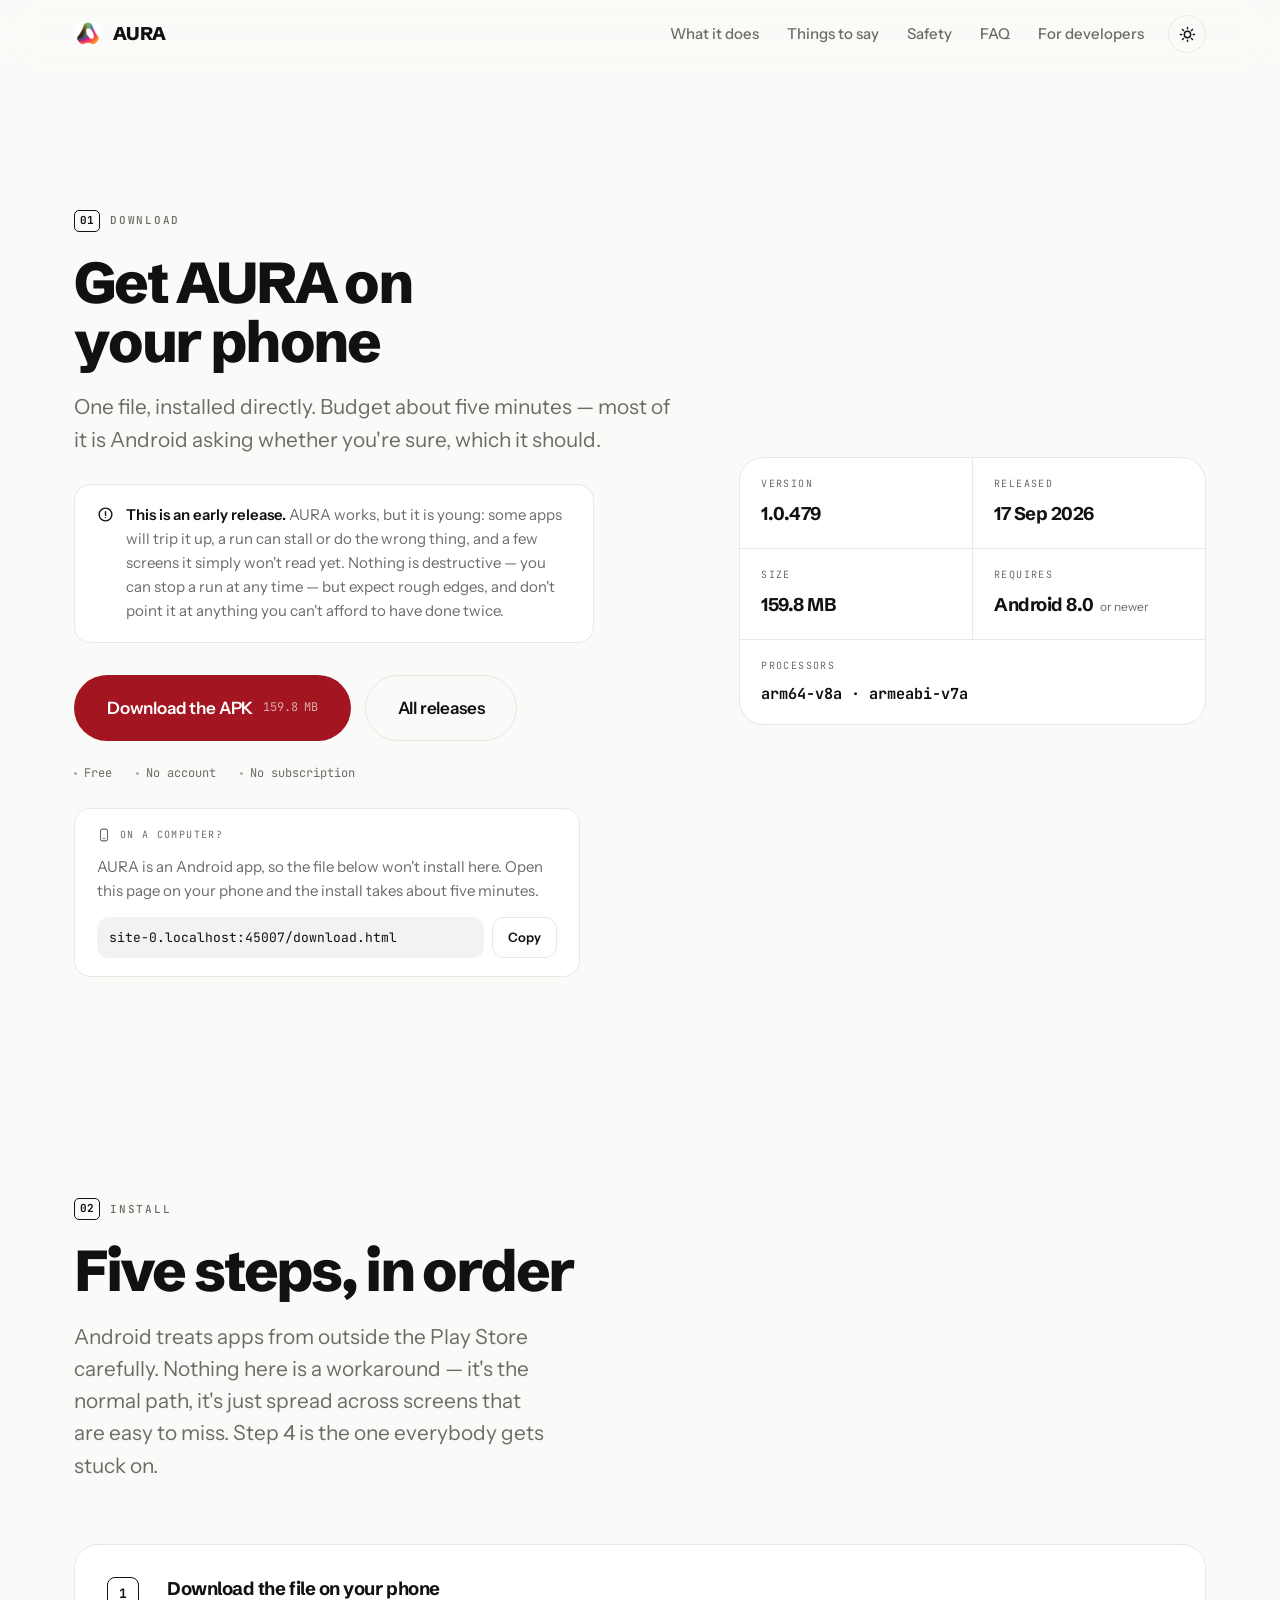
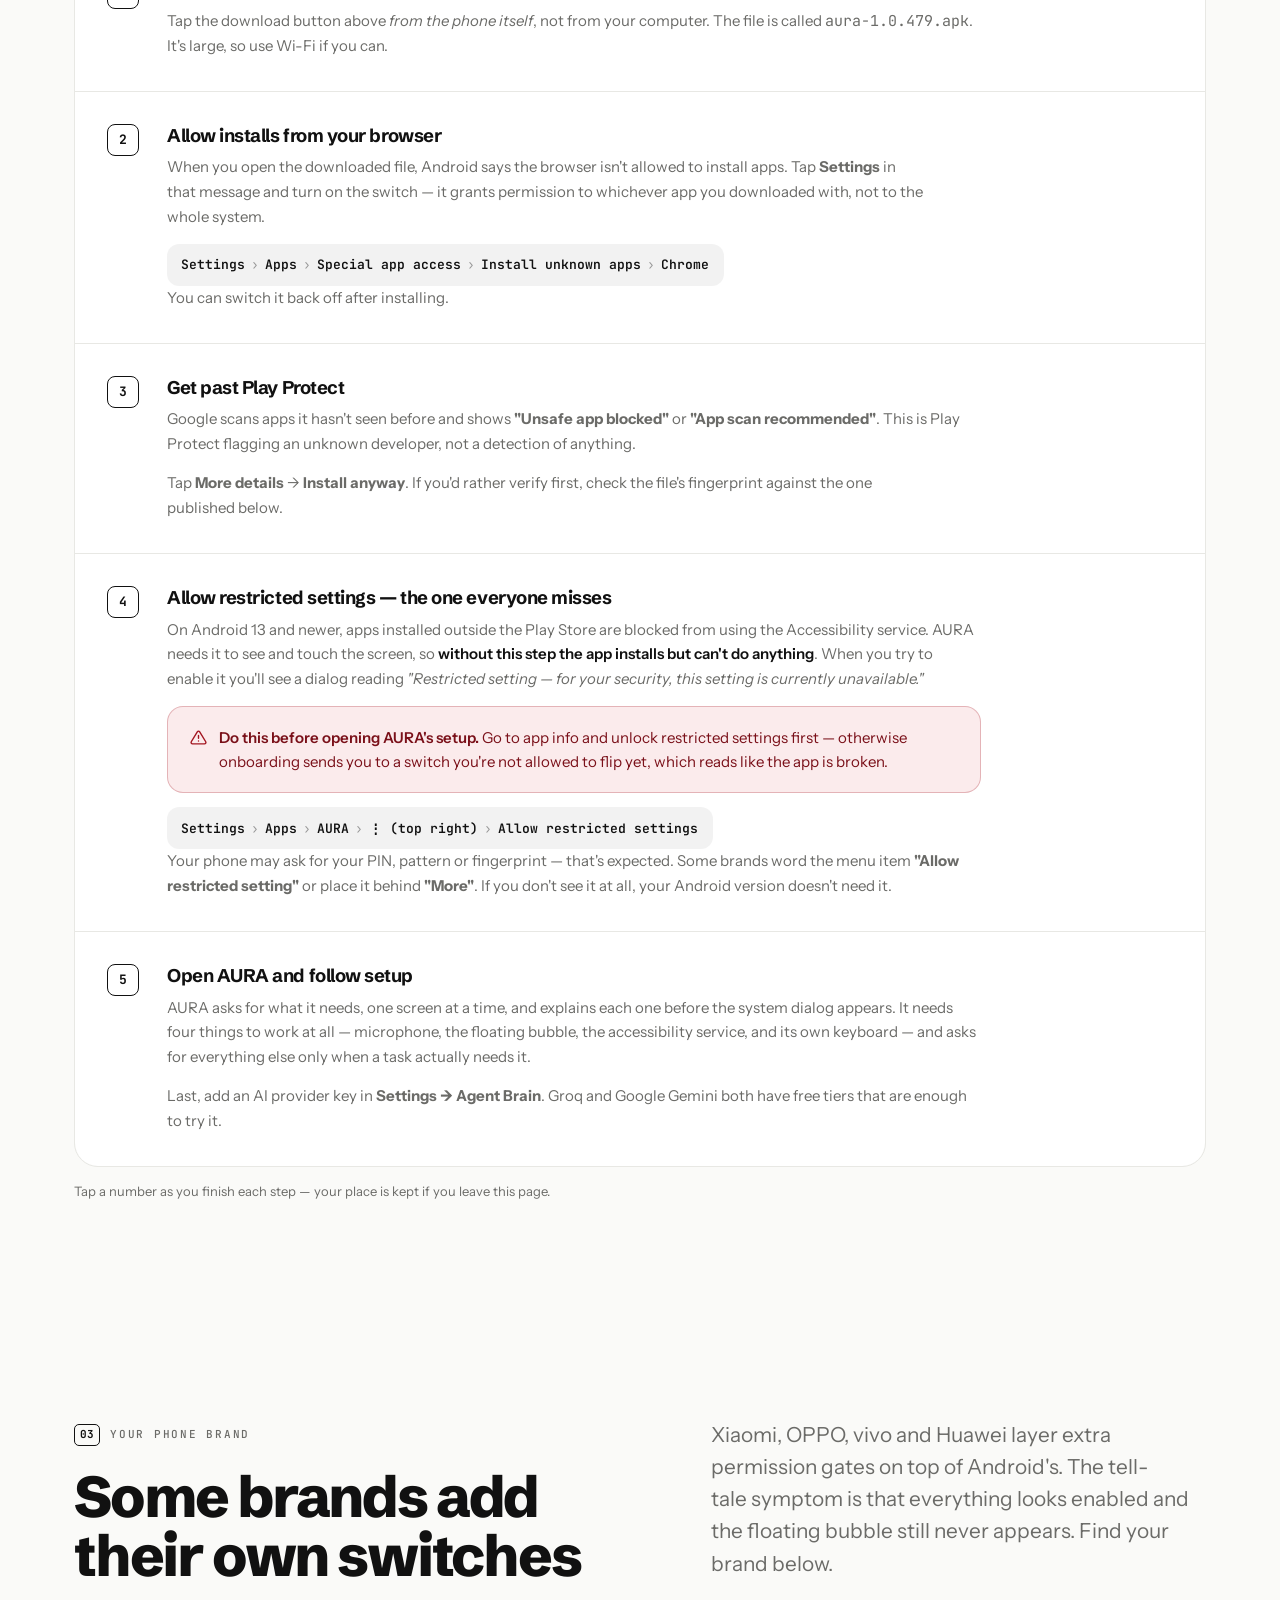
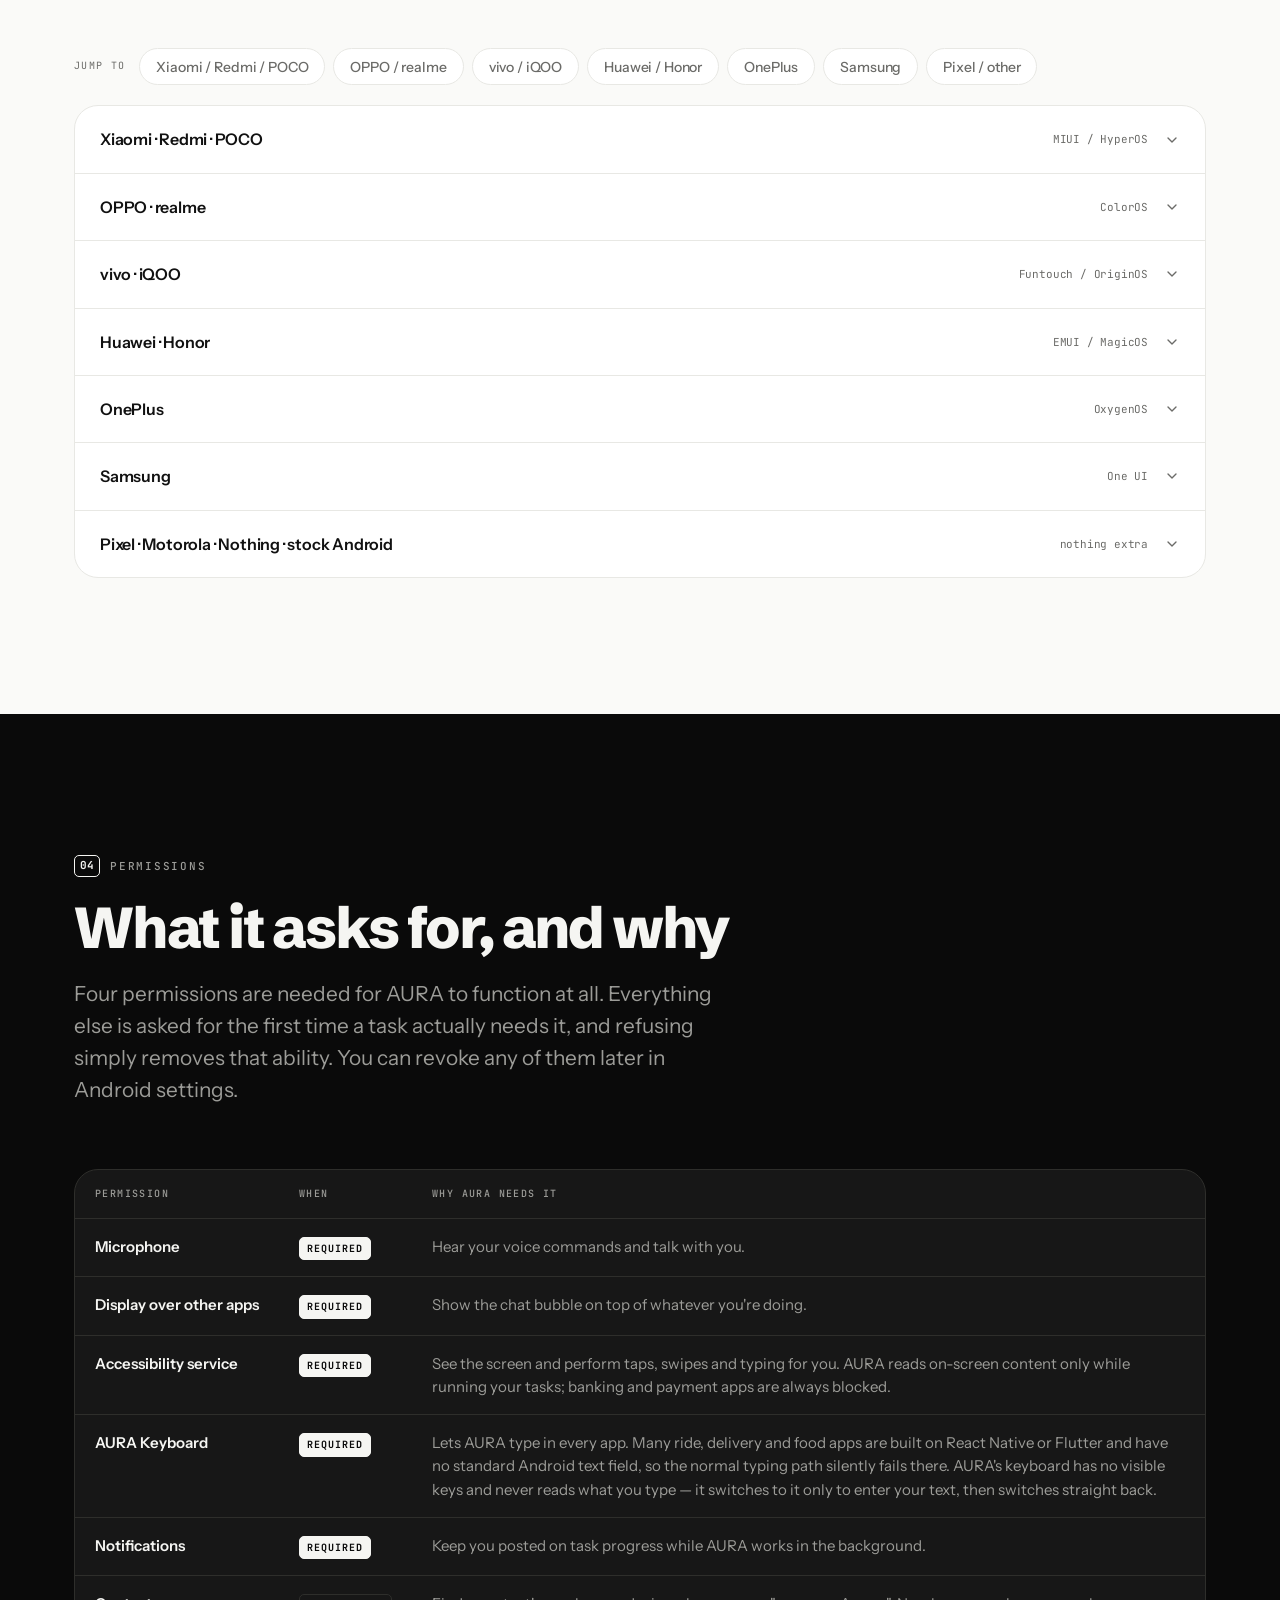
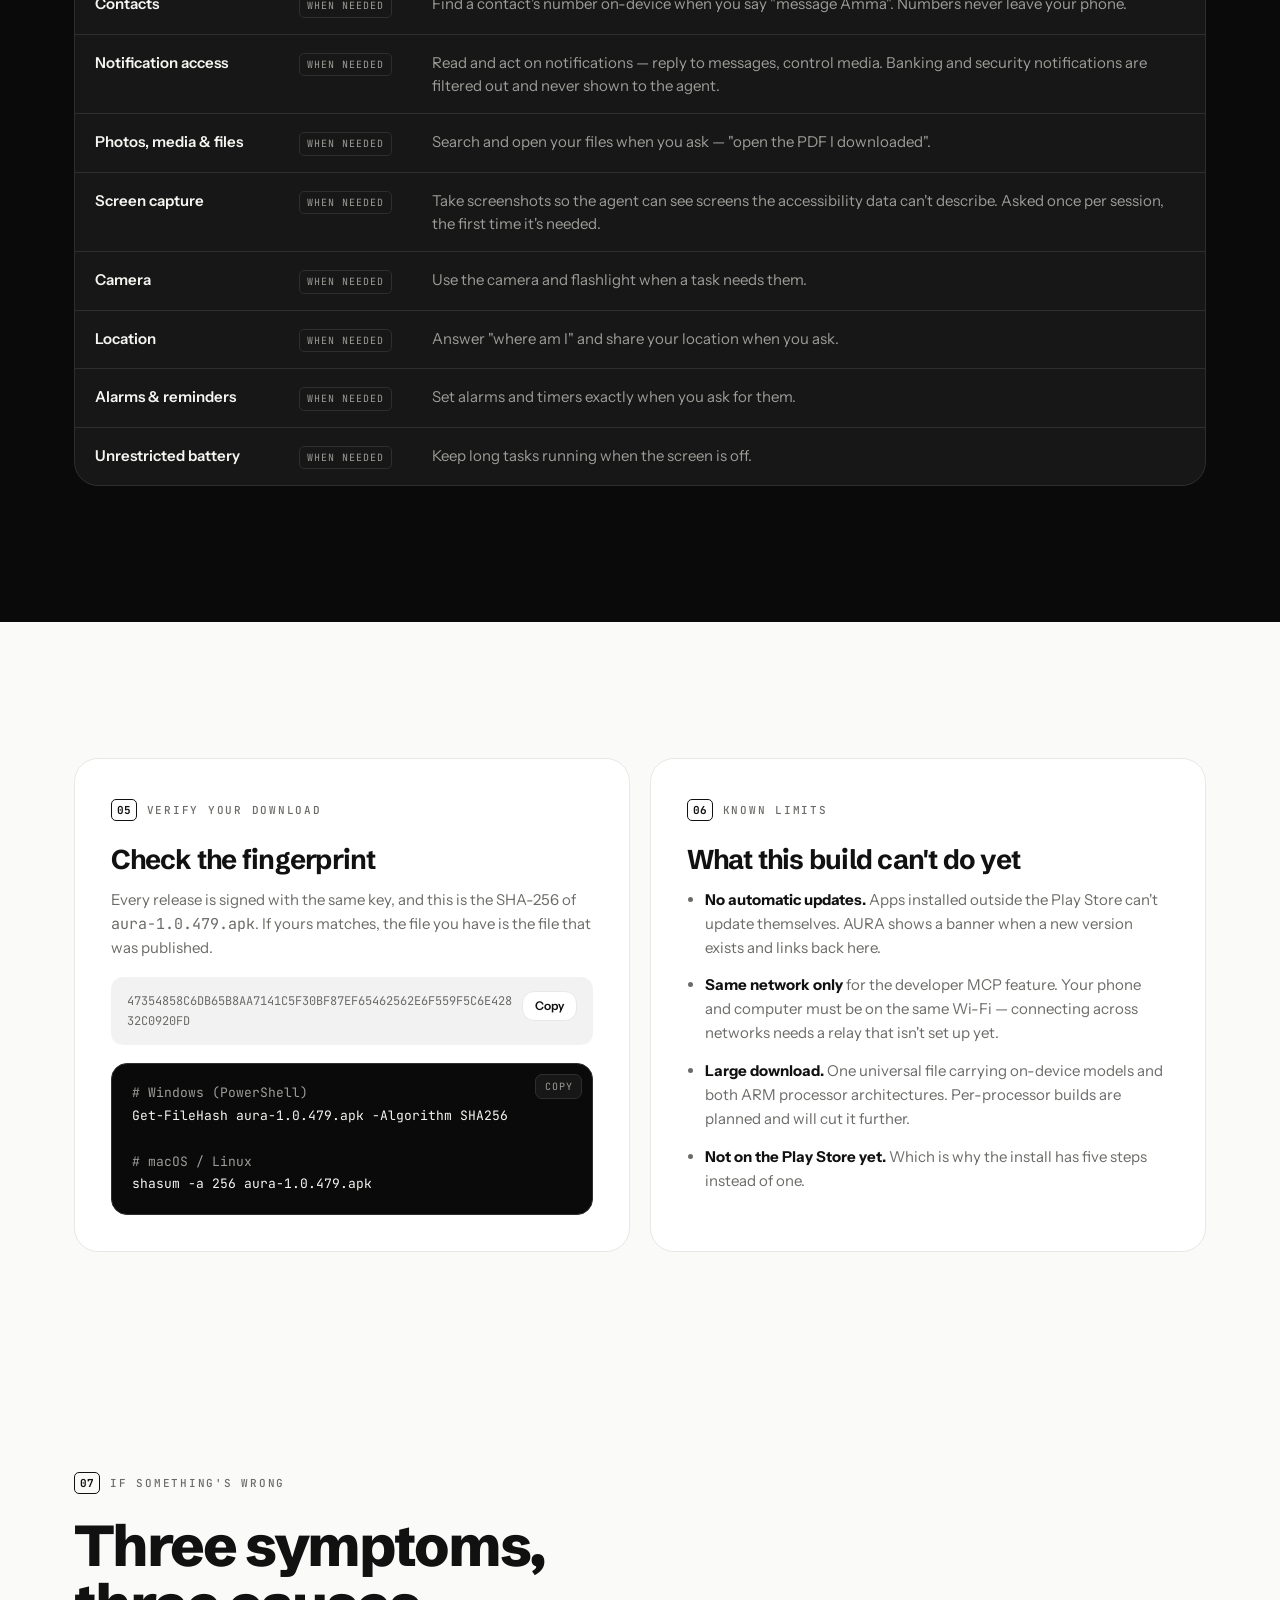
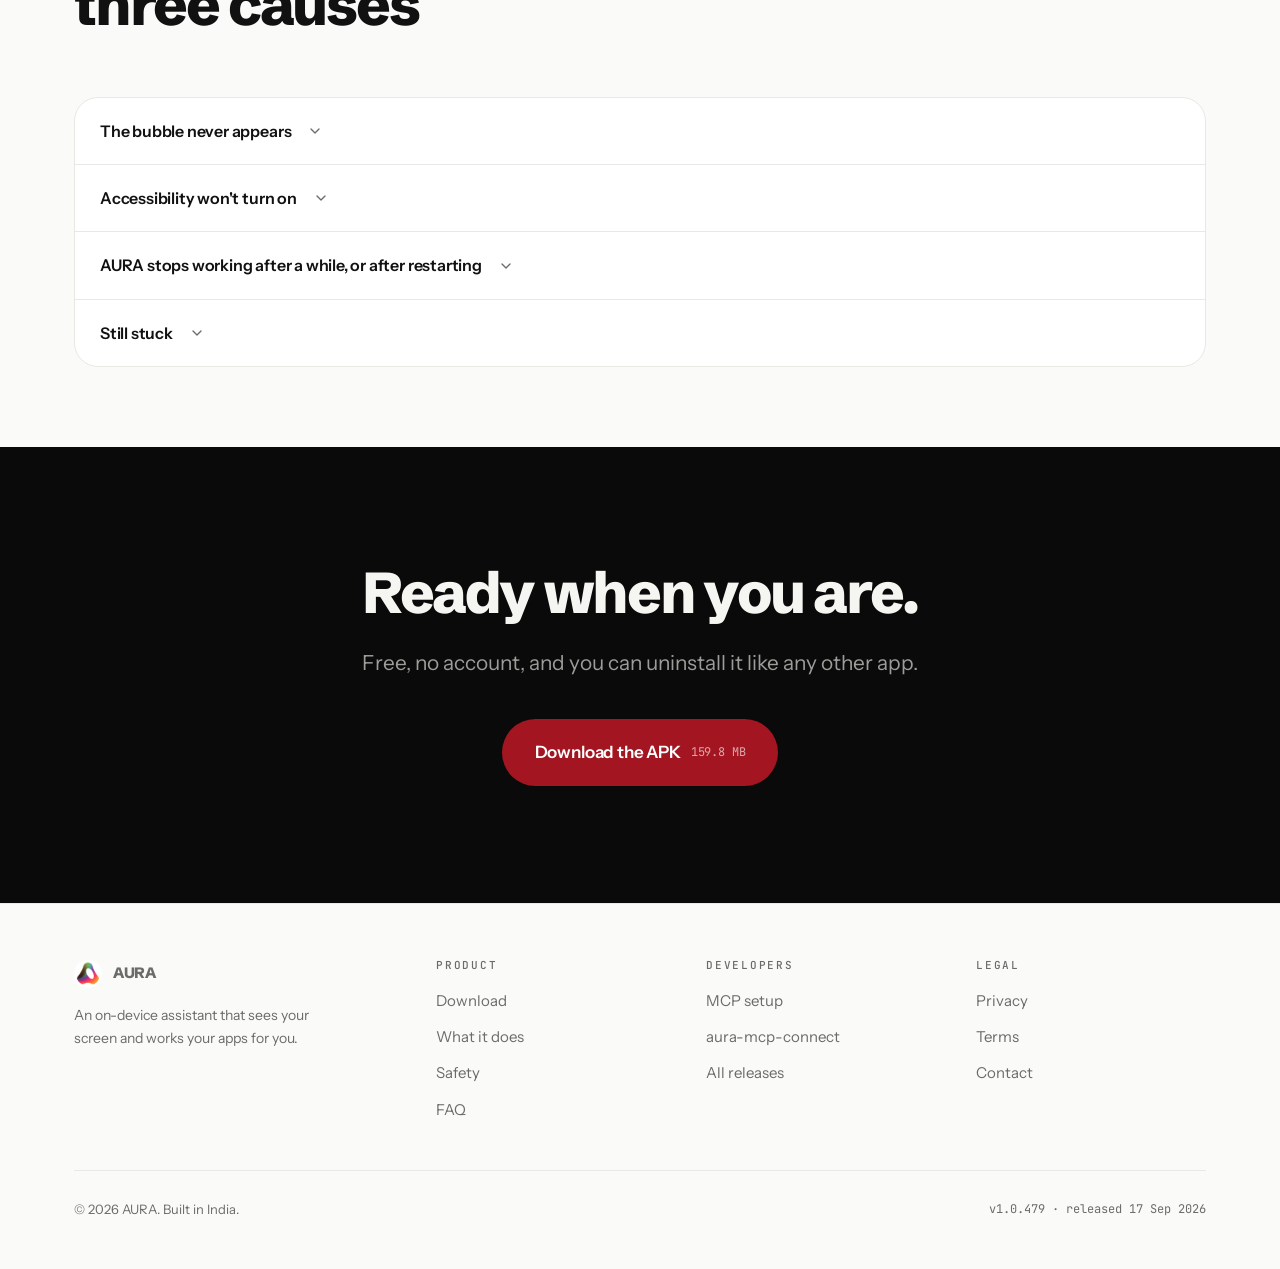
<file: download.html>
<!doctype html>
<html lang="en">
<head>
<meta charset="utf-8">
<meta name="viewport" content="width=device-width, initial-scale=1">
<title>Download AURA for Android — install guide</title>
<meta name="description" content="Download AURA for Android and set it up in about five minutes. Every step, including Play Protect, Android's Restricted Settings, and the extra switches Xiaomi, OPPO, vivo and Huawei phones add.">
<meta name="theme-color" content="#fafaf8" media="(prefers-color-scheme: light)">
<meta name="theme-color" content="#151311" media="(prefers-color-scheme: dark)">

<meta property="og:type" content="website">
<meta property="og:title" content="Download AURA for Android">
<meta property="og:description" content="Install in about five minutes — including the permission screens Android hides from sideloaded apps.">
<meta property="og:image" content="assets/media/og.png">
<meta name="twitter:card" content="summary_large_image">

<link rel="icon" href="assets/media/favicon.png" type="image/png">
<link rel="apple-touch-icon" href="assets/media/apple-touch-icon.png">
<link rel="preconnect" href="https://fonts.googleapis.com">
<link rel="preconnect" href="https://fonts.gstatic.com" crossorigin>
<link href="https://fonts.googleapis.com/css2?family=Schibsted+Grotesk:wght@400;500;600;700;800&family=Instrument+Sans:wght@400;500;600&family=JetBrains+Mono:wght@400;500;700&display=swap" rel="stylesheet">
<link rel="stylesheet" href="assets/css/aura.css">
<link rel="stylesheet" href="assets/css/components.css">
<link rel="stylesheet" href="assets/css/pages.css">

<script>
  try { var t = localStorage.getItem("aura-theme"); if (t) document.documentElement.setAttribute("data-theme", t); } catch (e) {}
  // Set before first paint so desktop-only blocks never flash on a phone.
  if (/android/i.test(navigator.userAgent)) {
    document.documentElement.setAttribute("data-android", "");
  }
  document.documentElement.setAttribute("data-js", "");
</script>
</head>

<body>
<a class="skip" href="#main">Skip to content</a>

<header class="hdr">
  <div class="wrap hdr__in">
    <a class="brand" href="index.html" aria-label="AURA home">
      <img class="brand__mark" src="assets/media/logo.png" alt="" width="28" height="28" decoding="async">
      AURA
    </a>
    <nav class="nav" aria-label="Main">
      <a href="index.html#what">What it does</a>
      <a href="index.html#say">Things to say</a>
      <a href="index.html#safety">Safety</a>
      <a href="index.html#faq">FAQ</a>
      <a href="mcp.html">For developers</a>
    </nav>
    <button class="icon-btn nav-btn" type="button" aria-label="Open menu"
            aria-expanded="false" aria-controls="mobilenav">
      <svg class="icon-menu" viewBox="0 0 24 24" fill="none" stroke="currentColor" stroke-width="2" stroke-linecap="round" aria-hidden="true"><path d="M3 6h18M3 12h18M3 18h18"/></svg>
      <svg class="icon-close" viewBox="0 0 24 24" fill="none" stroke="currentColor" stroke-width="2" stroke-linecap="round" aria-hidden="true"><path d="M5 5l14 14M19 5 5 19"/></svg>
    </button>
    <button class="icon-btn theme-btn" type="button" aria-label="Switch theme">
      <svg class="icon-sun" viewBox="0 0 24 24" fill="none" stroke="currentColor" stroke-width="2" stroke-linecap="round" aria-hidden="true"><circle cx="12" cy="12" r="4.5"/><path d="M12 2v2M12 20v2M4.9 4.9l1.5 1.5M17.6 17.6l1.5 1.5M2 12h2M20 12h2M4.9 19.1l1.5-1.5M17.6 6.4l1.5-1.5"/></svg>
      <svg class="icon-moon" viewBox="0 0 24 24" fill="none" stroke="currentColor" stroke-width="2" stroke-linecap="round" stroke-linejoin="round" aria-hidden="true"><path d="M20 14.5A8.5 8.5 0 1 1 9.5 4a6.8 6.8 0 0 0 10.5 10.5Z"/></svg>
    </button>
  </div>
</header>

<nav class="mnav" id="mobilenav" aria-label="Main" tabindex="-1" hidden>
  <a href="index.html">Home</a>
  <a href="index.html#what">What it does</a>
  <a href="index.html#say">Things to say</a>
  <a href="index.html#safety">Safety</a>
  <a href="index.html#faq">FAQ</a>
  <a href="mcp.html">For developers</a>
  <a href="privacy.html">Privacy</a>
  <p class="mnav__note">FREE &middot; NO ACCOUNT &middot; ANDROID 8.0+</p>
  <a class="btn btn--blood" href="download.html">Download AURA</a>
</nav>

<main id="main">

<!-- ==================================================================
     DOWNLOAD
     ================================================================== -->
<section class="section" style="padding-bottom:clamp(2.5rem,2rem+2vw,4rem)">
  <div class="wrap dl">

    <div>
      <p class="eyebrow"><span class="eyebrow__som">01</span> Download</p>
      <h1 class="t-section">Get AURA on your phone</h1>
      <p class="t-lead" style="margin-top:1.25rem;max-width:44ch">
        One file, installed directly. Budget about five minutes — most of it is Android
        asking whether you're sure, which it should.
      </p>

      <!-- Early access. Said before the download button, not after it: the
           expectation has to be set while someone can still decide. Plain
           .note, not .note--critical — red on this site means "this stops your
           install dead", and this doesn't. -->
      <div class="note" style="margin-top:1.75rem;max-width:52ch">
        <svg viewBox="0 0 24 24" fill="none" stroke="currentColor" stroke-width="2" stroke-linecap="round" stroke-linejoin="round" aria-hidden="true"><circle cx="12" cy="12" r="9"/><path d="M12 8v5M12 16h.01"/></svg>
        <span>
          <strong>This is an early release.</strong> AURA works, but it is young: some
          apps will trip it up, a run can stall or do the wrong thing, and a few
          screens it simply won't read yet. Nothing is destructive — you can stop a
          run at any time — but expect rough edges, and don't point it at anything
          you can't afford to have done twice.
        </span>
      </div>

      <div style="display:flex;flex-wrap:wrap;gap:.85rem;margin-top:2rem">
        <a class="btn btn--blood btn--lg"
           href="https://github.com/Dinesh210805/aura-releases/releases/download/v1.0.479/aura-1.0.479.apk"
           data-rel-href
           data-android-label="Install on this phone"
           download>
          Download the APK
          <span class="btn__meta" data-rel="size">159.8 MB</span>
        </a>
        <a class="btn btn--ghost btn--lg" href="https://github.com/Dinesh210805/aura-releases/releases" rel="noopener">
          All releases
        </a>
      </div>

      <p class="hero__meta" style="margin-top:1.4rem">
        <span>Free</span><span>No account</span><span>No subscription</span>
      </p>

      <!-- Removed on Android by the [data-android] attribute set in <head>. -->
      <div class="handoff" data-platform-note>
        <div class="handoff__k">
          <svg viewBox="0 0 24 24" fill="none" stroke="currentColor" stroke-width="1.9" stroke-linecap="round" stroke-linejoin="round"><rect x="6" y="2" width="12" height="20" rx="3"/><path d="M11 18h2"/></svg>
          On a computer?
        </div>
        <p>
          AURA is an Android app, so the file below won't install here. Open this page on
          your phone and the install takes about five minutes.
        </p>
        <div class="handoff__row">
          <span class="handoff__url" id="pageurl">dinesh210805.github.io/aura-app/download.html</span>
          <button class="handoff__copy" type="button" data-copy="#pageurl" data-label="Copy">Copy</button>
        </div>
      </div>
    </div>

    <div class="dl__facts" data-reveal>
      <div class="fact">
        <div class="fact__k">Version</div>
        <div class="fact__v" data-rel="version">1.0.479</div>
      </div>
      <div class="fact">
        <div class="fact__k">Released</div>
        <div class="fact__v" data-rel="date">17 Sep 2026</div>
      </div>
      <div class="fact">
        <div class="fact__k">Size</div>
        <div class="fact__v" data-rel="size">159.8 MB</div>
      </div>
      <div class="fact">
        <div class="fact__k">Requires</div>
        <div class="fact__v">Android 8.0<small> or newer</small></div>
      </div>
      <div class="fact" style="grid-column:span 2">
        <div class="fact__k">Processors</div>
        <div class="fact__v" style="font-size:.95rem;font-family:var(--font-mono);letter-spacing:0">
          <span data-rel="abis">arm64-v8a · armeabi-v7a</span>
        </div>
      </div>
    </div>

  </div>
</section>

<!-- ==================================================================
     INSTALL STEPS
     ================================================================== -->
<section class="section section--tight">
  <div class="wrap">

    <div class="head" data-reveal>
      <p class="eyebrow"><span class="eyebrow__som">02</span> Install</p>
      <h2 class="t-section">Five steps, in order</h2>
      <p class="t-lead">
        Android treats apps from outside the Play Store carefully. Nothing here is a
        workaround — it's the normal path, it's just spread across screens that are easy
        to miss. Step 4 is the one everybody gets stuck on.
      </p>
    </div>

    <div class="steps" data-reveal data-checklist="download">

      <div class="step">
        <div class="step__n"></div>
        <div>
          <div class="step__t">Download the file on your phone</div>
          <p class="step__d">
            Tap the download button above <em>from the phone itself</em>, not from your
            computer. The file is called
            <code class="mono" data-rel="filename">aura-1.0.479.apk</code>.
            It's large, so use Wi-Fi if you can.
          </p>
        </div>
      </div>

      <div class="step">
        <div class="step__n"></div>
        <div>
          <div class="step__t">Allow installs from your browser</div>
          <p class="step__d">
            When you open the downloaded file, Android says the browser isn't allowed to
            install apps. Tap <b>Settings</b> in that message and turn on the switch — it
            grants permission to whichever app you downloaded with, not to the whole system.
          </p>
          <div class="path">
            <b>Settings</b><i>›</i><b>Apps</b><i>›</i><b>Special app access</b><i>›</i><b>Install unknown apps</b><i>›</i><b>Chrome</b>
          </div>
          <p class="step__d">
            You can switch it back off after installing.
          </p>
        </div>
      </div>

      <div class="step">
        <div class="step__n"></div>
        <div>
          <div class="step__t">Get past Play Protect</div>
          <p class="step__d">
            Google scans apps it hasn't seen before and shows
            <b>"Unsafe app blocked"</b> or <b>"App scan recommended"</b>. This is Play Protect
            flagging an unknown developer, not a detection of anything.
          </p>
          <p class="step__d">
            Tap <b>More details</b> → <b>Install anyway</b>. If you'd rather verify first,
            check the file's fingerprint against the one published below.
          </p>
        </div>
      </div>

      <div class="step">
        <div class="step__n"></div>
        <div>
          <div class="step__t">Allow restricted settings — the one everyone misses</div>
          <p class="step__d">
            On Android 13 and newer, apps installed outside the Play Store are blocked from
            using the Accessibility service. AURA needs it to see and touch the screen, so
            <strong>without this step the app installs but can't do anything</strong>. When you try to
            enable it you'll see a dialog reading
            <em>"Restricted setting — for your security, this setting is currently unavailable."</em>
          </p>
          <div class="note note--critical">
            <svg viewBox="0 0 24 24" fill="none" stroke="currentColor" stroke-width="2" stroke-linecap="round" stroke-linejoin="round" aria-hidden="true"><path d="M12 9v4M12 17h.01"/><path d="M10.3 3.9 1.8 18a2 2 0 0 0 1.7 3h17a2 2 0 0 0 1.7-3L13.7 3.9a2 2 0 0 0-3.4 0Z"/></svg>
            <span>
              <strong>Do this before opening AURA's setup.</strong> Go to app info and unlock
              restricted settings first — otherwise onboarding sends you to a switch you're
              not allowed to flip yet, which reads like the app is broken.
            </span>
          </div>
          <div class="path" style="margin-top:.9rem">
            <b>Settings</b><i>›</i><b>Apps</b><i>›</i><b>AURA</b><i>›</i><b>⋮ (top right)</b><i>›</i><b>Allow restricted settings</b>
          </div>
          <p class="step__d">
            Your phone may ask for your PIN, pattern or fingerprint — that's expected. Some
            brands word the menu item <b>"Allow restricted setting"</b> or place it behind
            <b>"More"</b>. If you don't see it at all, your Android version doesn't need it.
          </p>
        </div>
      </div>

      <div class="step">
        <div class="step__n"></div>
        <div>
          <div class="step__t">Open AURA and follow setup</div>
          <p class="step__d">
            AURA asks for what it needs, one screen at a time, and explains each one before
            the system dialog appears. It needs four things to work at all — microphone,
            the floating bubble, the accessibility service, and its own keyboard — and asks
            for everything else only when a task actually needs it.
          </p>
          <p class="step__d">
            Last, add an AI provider key in <b>Settings → Agent Brain</b>. Groq and Google
            Gemini both have free tiers that are enough to try it.
          </p>
        </div>
      </div>

    </div>

    <!-- A reserved slot for an install walkthrough used to sit here. It shipped
         pointing at a file that was never recorded, so every visitor got two
         404s and a note addressed to whoever was meant to record it ("Drop in
         assets/media/install.mp4"). A placeholder is only a placeholder while
         it is unpublished. Re-add it with the recording, not before. -->

  </div>
</section>

<!-- ==================================================================
     PER-DEVICE
     ================================================================== -->
<section class="section">
  <div class="wrap">

    <div class="head head--split" data-reveal>
      <div>
        <p class="eyebrow"><span class="eyebrow__som">03</span> Your phone brand</p>
        <h2 class="t-section">Some brands add their own switches</h2>
      </div>
      <p class="t-lead">
        Xiaomi, OPPO, vivo and Huawei layer extra permission gates on top of Android's.
        The tell-tale symptom is that everything looks enabled and the floating bubble
        still never appears. Find your brand below.
      </p>
    </div>

    <div class="picker" id="brandpicker" hidden></div>

    <div class="acc" data-reveal id="brandacc">

      <details data-brand="xiaomi" data-chip="Xiaomi / Redmi / POCO">
        <summary>
          Xiaomi · Redmi · POCO <span class="acc__hint">MIUI / HyperOS</span>
          <svg class="acc__chev" viewBox="0 0 24 24" fill="none" stroke="currentColor" stroke-width="2" stroke-linecap="round" stroke-linejoin="round"><path d="m6 9 6 6 6-6"/></svg>
        </summary>
        <div class="acc__body">
          <p>MIUI has a second, private overlay permission that Android's own switch doesn't cover. The app can't detect or request it — it just silently never draws. This is the most common "the bubble doesn't show up" report.</p>
          <ol>
            <li>Open <b>Settings → Apps → Manage apps → AURA</b></li>
            <li>Tap <b>Other permissions</b></li>
            <li>Turn ON <b>Display pop-up windows while running in background</b></li>
            <li>Also turn ON <b>Display pop-up windows</b> if it is listed</li>
            <li>Back on the app page, turn ON <b>Autostart</b> — without it AURA won't survive a reboot</li>
          </ol>
        </div>
      </details>

      <details data-brand="oppo" data-chip="OPPO / realme">
        <summary>
          OPPO · realme <span class="acc__hint">ColorOS</span>
          <svg class="acc__chev" viewBox="0 0 24 24" fill="none" stroke="currentColor" stroke-width="2" stroke-linecap="round" stroke-linejoin="round"><path d="m6 9 6 6 6-6"/></svg>
        </summary>
        <div class="acc__body">
          <ol>
            <li>Open <b>Settings → Apps → AURA → Allow floating windows</b></li>
            <li>Turn ON <b>Allow floating windows</b> and <b>Display over other apps</b></li>
            <li>Open <b>Settings → Battery → App battery usage → AURA → Allow background activity</b></li>
            <li>In the <b>Phone Manager</b> app, enable <b>Auto-launch</b> for AURA</li>
          </ol>
        </div>
      </details>

      <details data-brand="vivo" data-chip="vivo / iQOO">
        <summary>
          vivo · iQOO <span class="acc__hint">Funtouch / OriginOS</span>
          <svg class="acc__chev" viewBox="0 0 24 24" fill="none" stroke="currentColor" stroke-width="2" stroke-linecap="round" stroke-linejoin="round"><path d="m6 9 6 6 6-6"/></svg>
        </summary>
        <div class="acc__body">
          <ol>
            <li>Open <b>Settings → Apps → AURA → Permissions → Floating windows → Allow</b></li>
            <li>Open <b>i Manager → App manager → Autostart manager</b> and turn ON AURA</li>
            <li>Open <b>Settings → Battery → High background power consumption</b> and allow AURA</li>
          </ol>
        </div>
      </details>

      <details data-brand="huawei" data-chip="Huawei / Honor">
        <summary>
          Huawei · Honor <span class="acc__hint">EMUI / MagicOS</span>
          <svg class="acc__chev" viewBox="0 0 24 24" fill="none" stroke="currentColor" stroke-width="2" stroke-linecap="round" stroke-linejoin="round"><path d="m6 9 6 6 6-6"/></svg>
        </summary>
        <div class="acc__body">
          <ol>
            <li>Open <b>Settings → Apps → AURA → Permissions</b> and turn ON <b>Display over other apps</b></li>
            <li>Open <b>Settings → Battery → App launch → AURA</b> and switch to <b>Manage manually</b></li>
            <li>Enable all three: <b>Auto-launch</b>, <b>Secondary launch</b>, <b>Run in background</b></li>
          </ol>
        </div>
      </details>

      <details data-brand="oneplus" data-chip="OnePlus">
        <summary>
          OnePlus <span class="acc__hint">OxygenOS</span>
          <svg class="acc__chev" viewBox="0 0 24 24" fill="none" stroke="currentColor" stroke-width="2" stroke-linecap="round" stroke-linejoin="round"><path d="m6 9 6 6 6-6"/></svg>
        </summary>
        <div class="acc__body">
          <p>The standard Android switches are enough for the bubble to appear. One extra step keeps AURA alive between sessions:</p>
          <ol>
            <li>Open <b>Settings → Battery → Battery optimisation → AURA</b> and choose <b>Don't optimise</b></li>
            <li>If your build has it, allow AURA in <b>Settings → Apps → App auto-launch</b></li>
          </ol>
        </div>
      </details>

      <details data-brand="samsung" data-chip="Samsung">
        <summary>
          Samsung <span class="acc__hint">One UI</span>
          <svg class="acc__chev" viewBox="0 0 24 24" fill="none" stroke="currentColor" stroke-width="2" stroke-linecap="round" stroke-linejoin="round"><path d="m6 9 6 6 6-6"/></svg>
        </summary>
        <div class="acc__body">
          <p>No extra overlay permission needed. One UI is aggressive about sleeping apps, though:</p>
          <ol>
            <li>Open <b>Settings → Battery → Background usage limits</b></li>
            <li>Make sure AURA is <b>not</b> in <b>Sleeping apps</b> or <b>Deep sleeping apps</b></li>
            <li>Open <b>Settings → Apps → AURA → Battery</b> and choose <b>Unrestricted</b></li>
          </ol>
        </div>
      </details>

      <details data-brand="other" data-chip="Pixel / other">
        <summary>
          Pixel · Motorola · Nothing · stock Android <span class="acc__hint">nothing extra</span>
          <svg class="acc__chev" viewBox="0 0 24 24" fill="none" stroke="currentColor" stroke-width="2" stroke-linecap="round" stroke-linejoin="round"><path d="m6 9 6 6 6-6"/></svg>
        </summary>
        <div class="acc__body">
          <p>Nothing beyond the five install steps above. Stock Android has no hidden overlay gate, so once the accessibility service is on, AURA works. Do make sure <b>Restricted settings</b> is unlocked — step 4 applies to every brand.</p>
        </div>
      </details>

    </div>
  </div>
</section>

<!-- ==================================================================
     PERMISSIONS
     ================================================================== -->
<section class="section ink">
  <div class="wrap">
    <div class="head head--wide" data-reveal>
      <p class="eyebrow"><span class="eyebrow__som">04</span> Permissions</p>
      <h2 class="t-section">What it asks for, and why</h2>
      <p class="t-lead">
        Four permissions are needed for AURA to function at all. Everything else is asked
        for the first time a task actually needs it, and refusing simply removes that
        ability. You can revoke any of them later in Android settings.
      </p>
    </div>

    <div class="tablewrap" data-reveal>
      <table class="data">
        <thead>
          <tr>
            <th>Permission</th>
            <th>When</th>
            <th>Why AURA needs it</th>
          </tr>
        </thead>
        <tbody>
          <tr>
            <td>Microphone</td>
            <td><span class="tier tier--req">Required</span></td>
            <td class="desc">Hear your voice commands and talk with you.</td>
          </tr>
          <tr>
            <td>Display over other apps</td>
            <td><span class="tier tier--req">Required</span></td>
            <td class="desc">Show the chat bubble on top of whatever you're doing.</td>
          </tr>
          <tr>
            <td>Accessibility service</td>
            <td><span class="tier tier--req">Required</span></td>
            <td class="desc">See the screen and perform taps, swipes and typing for you. AURA reads on-screen content only while running your tasks; banking and payment apps are always blocked.</td>
          </tr>
          <tr>
            <td>AURA Keyboard</td>
            <td><span class="tier tier--req">Required</span></td>
            <td class="desc">Lets AURA type in every app. Many ride, delivery and food apps are built on React Native or Flutter and have no standard Android text field, so the normal typing path silently fails there. AURA's keyboard has no visible keys and never reads what you type — it switches to it only to enter your text, then switches straight back.</td>
          </tr>
          <tr>
            <td>Notifications</td>
            <td><span class="tier tier--req">Required</span></td>
            <td class="desc">Keep you posted on task progress while AURA works in the background.</td>
          </tr>
          <tr>
            <td>Contacts</td>
            <td><span class="tier">When needed</span></td>
            <td class="desc">Find a contact's number on-device when you say "message Amma". Numbers never leave your phone.</td>
          </tr>
          <tr>
            <td>Notification access</td>
            <td><span class="tier">When needed</span></td>
            <td class="desc">Read and act on notifications — reply to messages, control media. Banking and security notifications are filtered out and never shown to the agent.</td>
          </tr>
          <tr>
            <td>Photos, media &amp; files</td>
            <td><span class="tier">When needed</span></td>
            <td class="desc">Search and open your files when you ask — "open the PDF I downloaded".</td>
          </tr>
          <tr>
            <td>Screen capture</td>
            <td><span class="tier">When needed</span></td>
            <td class="desc">Take screenshots so the agent can see screens the accessibility data can't describe. Asked once per session, the first time it's needed.</td>
          </tr>
          <tr>
            <td>Camera</td>
            <td><span class="tier">When needed</span></td>
            <td class="desc">Use the camera and flashlight when a task needs them.</td>
          </tr>
          <tr>
            <td>Location</td>
            <td><span class="tier">When needed</span></td>
            <td class="desc">Answer "where am I" and share your location when you ask.</td>
          </tr>
          <tr>
            <td>Alarms &amp; reminders</td>
            <td><span class="tier">When needed</span></td>
            <td class="desc">Set alarms and timers exactly when you ask for them.</td>
          </tr>
          <tr>
            <td>Unrestricted battery</td>
            <td><span class="tier">When needed</span></td>
            <td class="desc">Keep long tasks running when the screen is off.</td>
          </tr>
        </tbody>
      </table>
    </div>
  </div>
</section>

<!-- ==================================================================
     VERIFY + LIMITS
     ================================================================== -->
<section class="section">
  <div class="wrap">
    <div style="display:grid;grid-template-columns:repeat(auto-fit,minmax(320px,1fr));gap:1.25rem">

      <div class="card" data-reveal>
        <p class="eyebrow"><span class="eyebrow__som">05</span> Verify your download</p>
        <h2 class="t-card" style="margin-bottom:.85rem">Check the fingerprint</h2>
        <p class="feat__body" style="margin-bottom:1.1rem">
          Every release is signed with the same key, and this is the SHA-256 of
          <span class="mono" data-rel="filename">aura-1.0.479.apk</span>. If yours matches, the file
          you have is the file that was published.
        </p>
        <div class="hashrow">
          <p class="hash" id="sha" data-rel="sha">47354858C6DB65B8AA7141C5F30BF87EF65462562E6F559F5C6E42832C0920FD</p>
          <button class="handoff__copy" type="button" data-copy="#sha" data-label="Copy">Copy</button>
        </div>
        <div class="code" style="margin-top:1.1rem">
          <button class="copy" type="button" data-copy="#verifycmd" data-label="Copy">Copy</button>
          <pre id="verifycmd"><span class="c"># Windows (PowerShell)</span>
Get-FileHash aura-1.0.479.apk -Algorithm SHA256

<span class="c"># macOS / Linux</span>
shasum -a 256 aura-1.0.479.apk</pre>
        </div>
      </div>

      <div class="card" data-reveal style="--reveal-delay:60ms">
        <p class="eyebrow"><span class="eyebrow__som">06</span> Known limits</p>
        <h2 class="t-card" style="margin-bottom:.85rem">What this build can't do yet</h2>
        <ul style="margin:0;padding-left:1.15rem;display:grid;gap:.85rem;font-size:.9375rem;line-height:1.6;color:var(--text-secondary)">
          <li>
            <b style="color:var(--text-primary)">No automatic updates.</b> Apps installed outside
            the Play Store can't update themselves. AURA shows a banner when a new version
            exists and links back here.
          </li>
          <li>
            <b style="color:var(--text-primary)">Same network only</b> for the developer MCP
            feature. Your phone and computer must be on the same Wi-Fi — connecting across
            networks needs a relay that isn't set up yet.
          </li>
          <li>
            <b style="color:var(--text-primary)">Large download.</b> One universal file carrying
            on-device models and both ARM processor architectures. Per-processor builds are
            planned and will cut it further.
          </li>
          <li>
            <b style="color:var(--text-primary)">Not on the Play Store yet.</b> Which is why the
            install has five steps instead of one.
          </li>
        </ul>
      </div>

    </div>
  </div>
</section>

<!-- ==================================================================
     TROUBLESHOOTING
     ================================================================== -->
<section class="section section--tight">
  <div class="wrap">
    <div class="head" data-reveal>
      <p class="eyebrow"><span class="eyebrow__som">07</span> If something's wrong</p>
      <h2 class="t-section">Three symptoms, three causes</h2>
    </div>

    <div class="acc" data-reveal>
      <details>
        <summary>The bubble never appears<svg class="acc__chev" viewBox="0 0 24 24" fill="none" stroke="currentColor" stroke-width="2" stroke-linecap="round" stroke-linejoin="round"><path d="m6 9 6 6 6-6"/></svg></summary>
        <div class="acc__body">
          <p>Almost always a brand-specific overlay gate rather than Android's. The permission reads as granted because Android thinks it is — your manufacturer added a second switch behind it. Find your brand in the section above; Xiaomi, OPPO, vivo, Huawei and Honor all do this.</p>
        </div>
      </details>
      <details>
        <summary>Accessibility won't turn on<svg class="acc__chev" viewBox="0 0 24 24" fill="none" stroke="currentColor" stroke-width="2" stroke-linecap="round" stroke-linejoin="round"><path d="m6 9 6 6 6-6"/></svg></summary>
        <div class="acc__body">
          <p>That's Restricted settings — step 4. Go to <b>Settings → Apps → AURA → ⋮ → Allow restricted settings</b>, confirm with your PIN, then try the accessibility switch again. The switch will simply refuse until you do.</p>
        </div>
      </details>
      <details>
        <summary>AURA stops working after a while, or after restarting<svg class="acc__chev" viewBox="0 0 24 24" fill="none" stroke="currentColor" stroke-width="2" stroke-linecap="round" stroke-linejoin="round"><path d="m6 9 6 6 6-6"/></svg></summary>
        <div class="acc__body">
          <p>Battery management killed it. Set AURA's battery usage to <b>Unrestricted</b> (or <b>Don't optimise</b>), and on Xiaomi, OPPO, vivo, Huawei and Honor also enable <b>Autostart</b> / <b>Auto-launch</b> — that's the switch that decides whether it survives a reboot.</p>
        </div>
      </details>
      <details>
        <summary>Still stuck<svg class="acc__chev" viewBox="0 0 24 24" fill="none" stroke="currentColor" stroke-width="2" stroke-linecap="round" stroke-linejoin="round"><path d="m6 9 6 6 6-6"/></svg></summary>
        <div class="acc__body">
          <p>Open <b>Settings → Permissions health</b> inside the app — it shows exactly which permission is missing and takes you straight to the right screen. If that doesn't explain it, email <a href="mailto:dinesh210805@gmail.com" style="text-decoration:underline;text-underline-offset:3px">dinesh210805@gmail.com</a> with your phone model and Android version.</p>
        </div>
      </details>
    </div>
  </div>
</section>

<section class="band ink">
  <div class="wrap">
    <h2 class="t-section">Ready when you are.</h2>
    <p class="t-lead">Free, no account, and you can uninstall it like any other app.</p>
    <div class="band__cta">
      <a class="btn btn--blood btn--lg"
         href="https://github.com/Dinesh210805/aura-releases/releases/download/v1.0.479/aura-1.0.479.apk"
         data-rel-href download>
        Download the APK
        <span class="btn__meta" data-rel="size">159.8 MB</span>
      </a>
    </div>
  </div>
</section>

</main>

<footer class="foot">
  <div class="wrap">
    <div class="foot__grid">
      <div>
        <a class="brand" href="index.html" style="margin-bottom:1rem">
          <img class="brand__mark" src="assets/media/logo.png" alt="" width="28" height="28" decoding="async">
          AURA
        </a>
        <p style="font-size:.875rem;color:var(--text-secondary);max-width:30ch;margin:0">
          An on-device assistant that sees your screen and works your apps for you.
        </p>
      </div>
      <div>
        <h4>Product</h4>
        <ul>
          <li><a href="download.html">Download</a></li>
          <li><a href="index.html#what">What it does</a></li>
          <li><a href="index.html#safety">Safety</a></li>
          <li><a href="index.html#faq">FAQ</a></li>
        </ul>
      </div>
      <div>
        <h4>Developers</h4>
        <ul>
          <li><a href="mcp.html">MCP setup</a></li>
          <li><a href="https://www.npmjs.com/package/aura-mcp-connect" rel="noopener">aura-mcp-connect</a></li>
          <li><a href="https://github.com/Dinesh210805/aura-releases/releases" rel="noopener">All releases</a></li>
        </ul>
      </div>
      <div>
        <h4>Legal</h4>
        <ul>
          <li><a href="privacy.html">Privacy</a></li>
          <li><a href="privacy.html#terms">Terms</a></li>
          <li><a href="mailto:dinesh210805@gmail.com">Contact</a></li>
        </ul>
      </div>
    </div>
    <div class="foot__note">
      <span>© 2026 AURA. Built in India.</span>
      <span class="mono" style="font-size:.75rem">
        v<span data-rel="version">1.0.479</span> · released <span data-rel="date">17 Sep 2026</span>
      </span>
    </div>
  </div>
</footer>

<script src="assets/js/aura.js" defer></script>
</body>
</html>
</file>
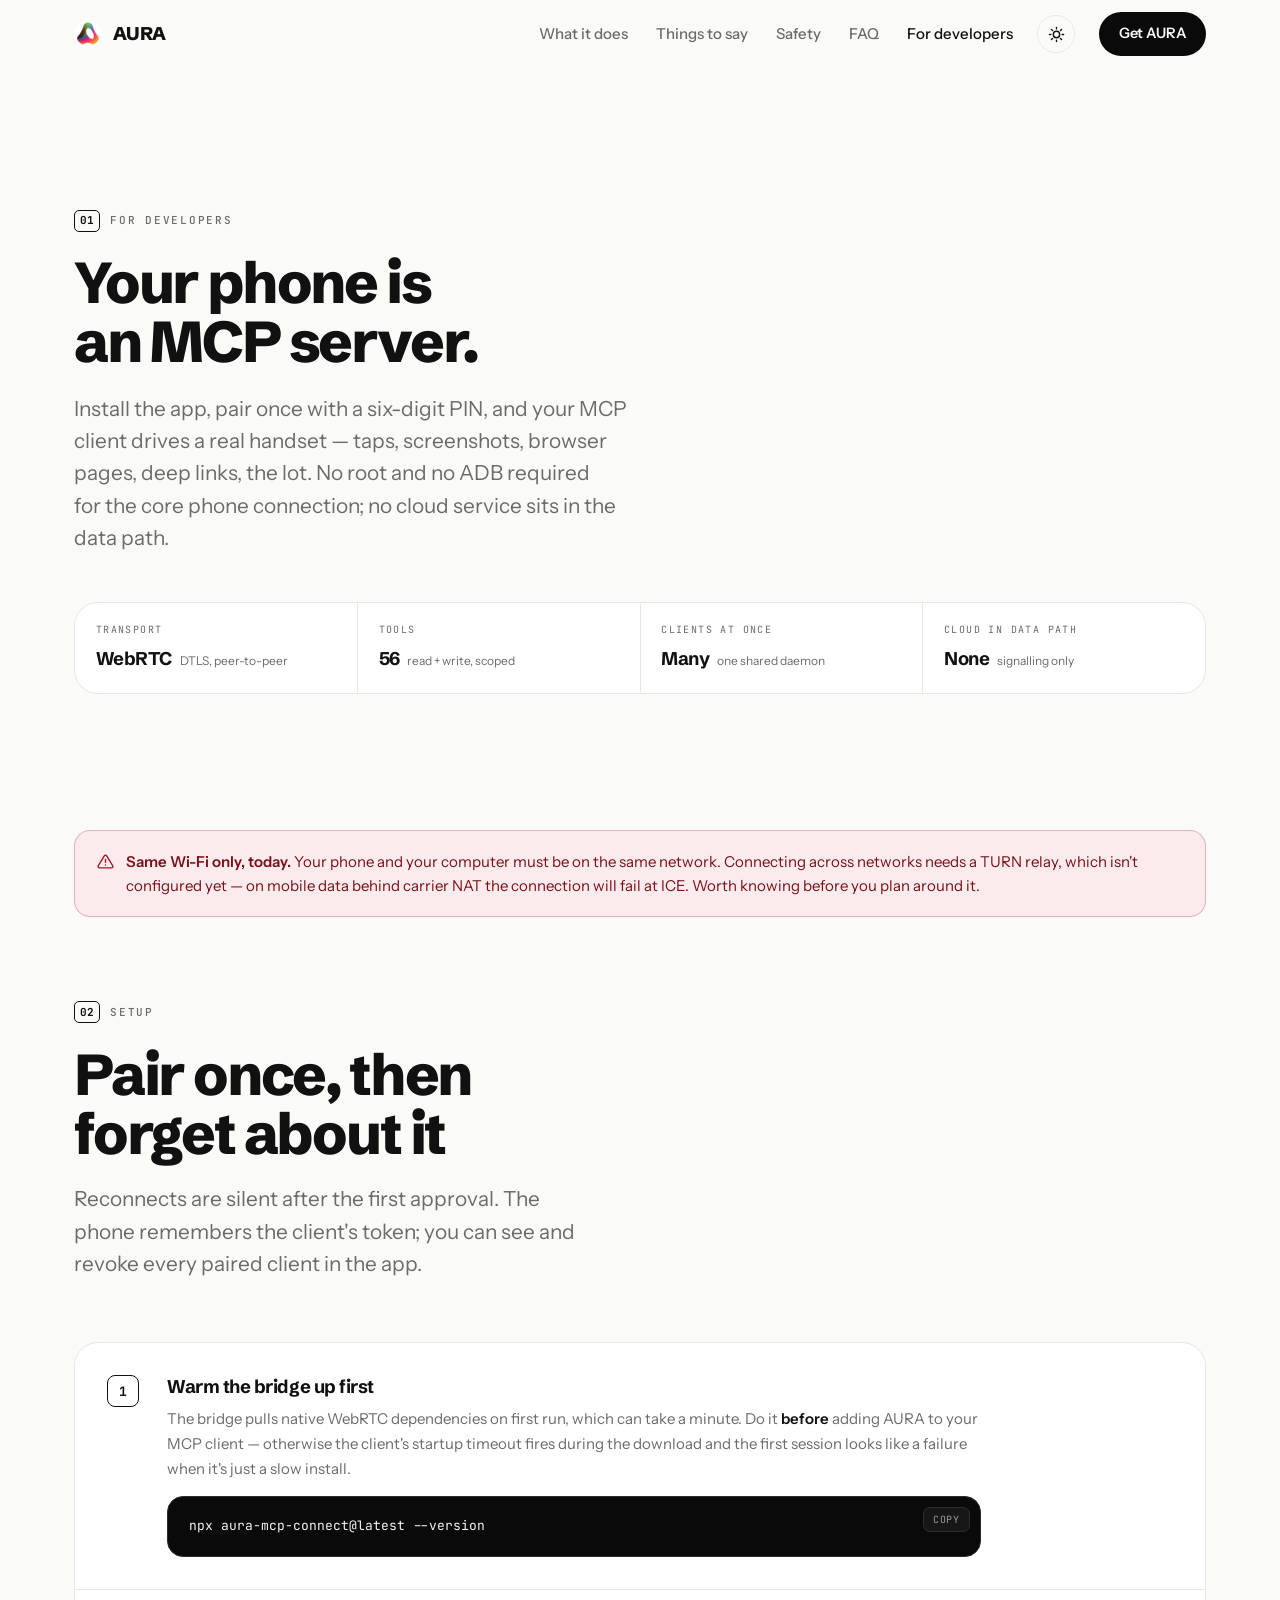
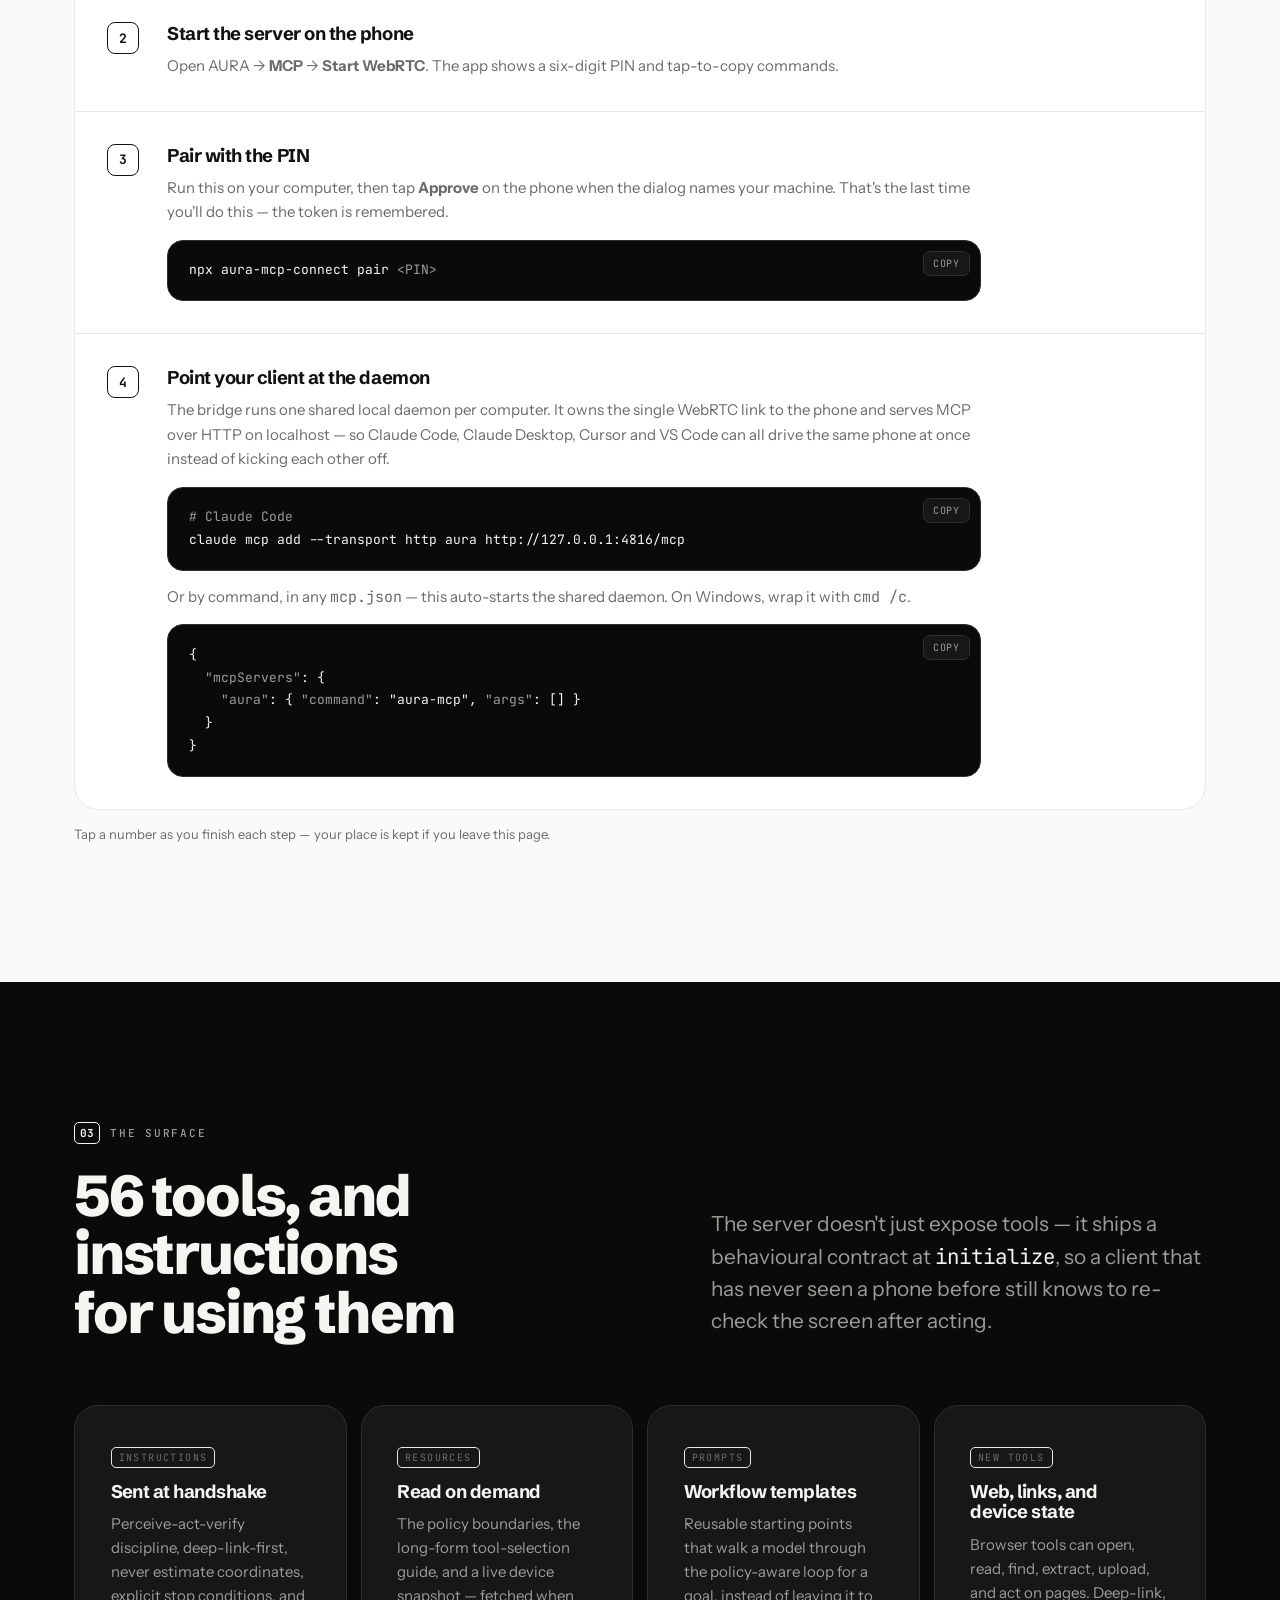
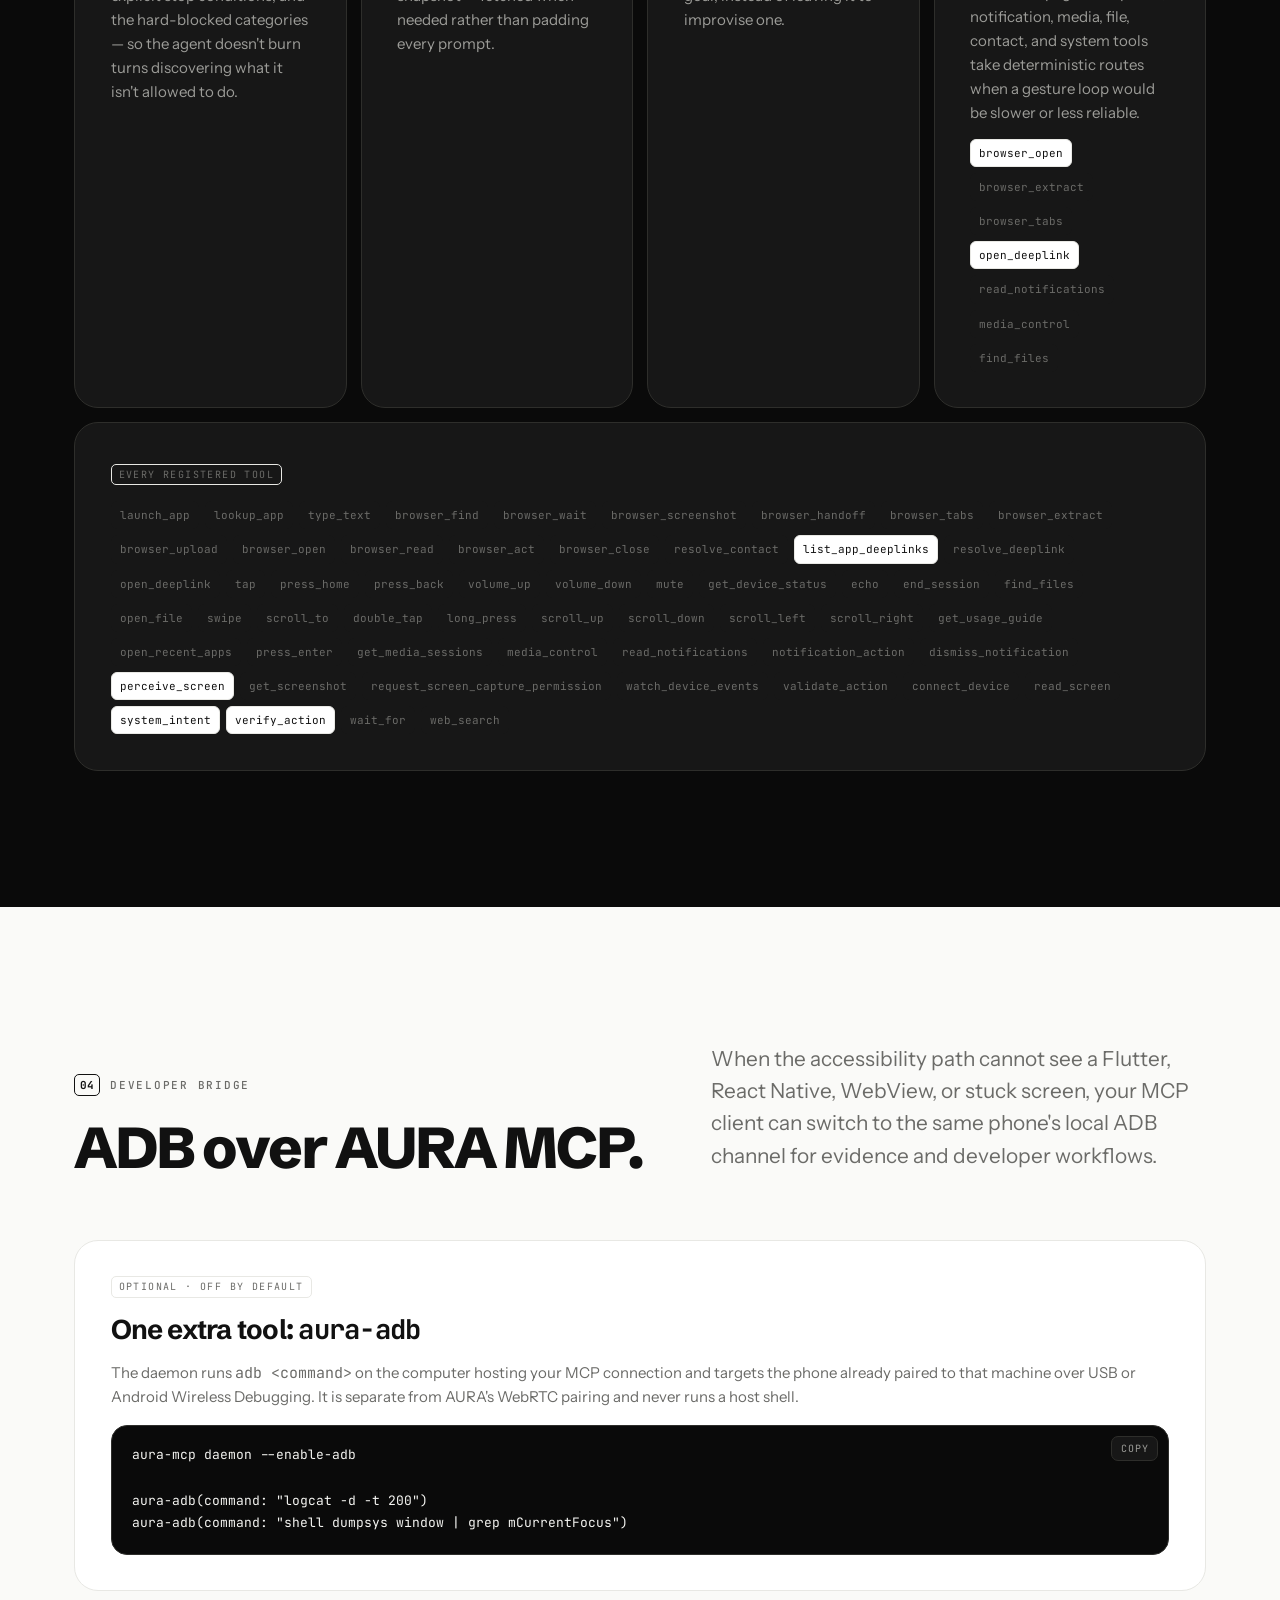
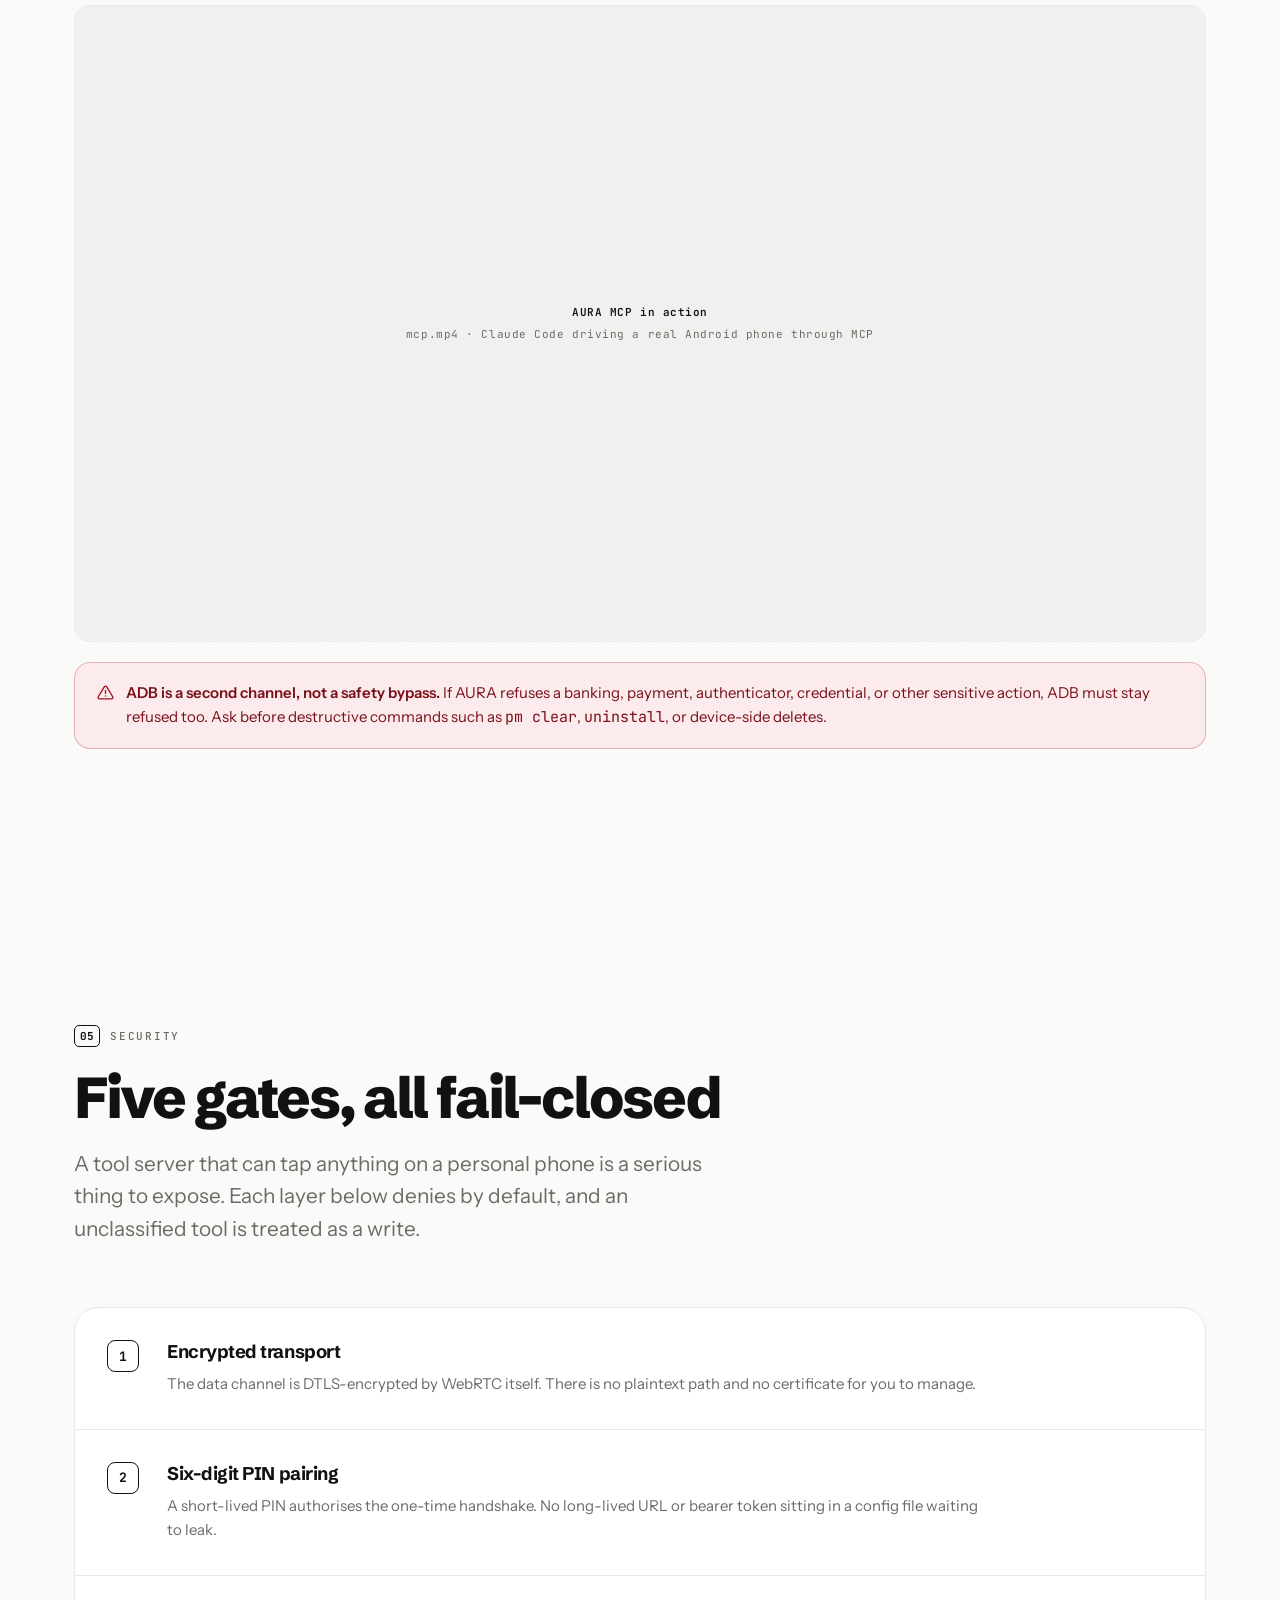
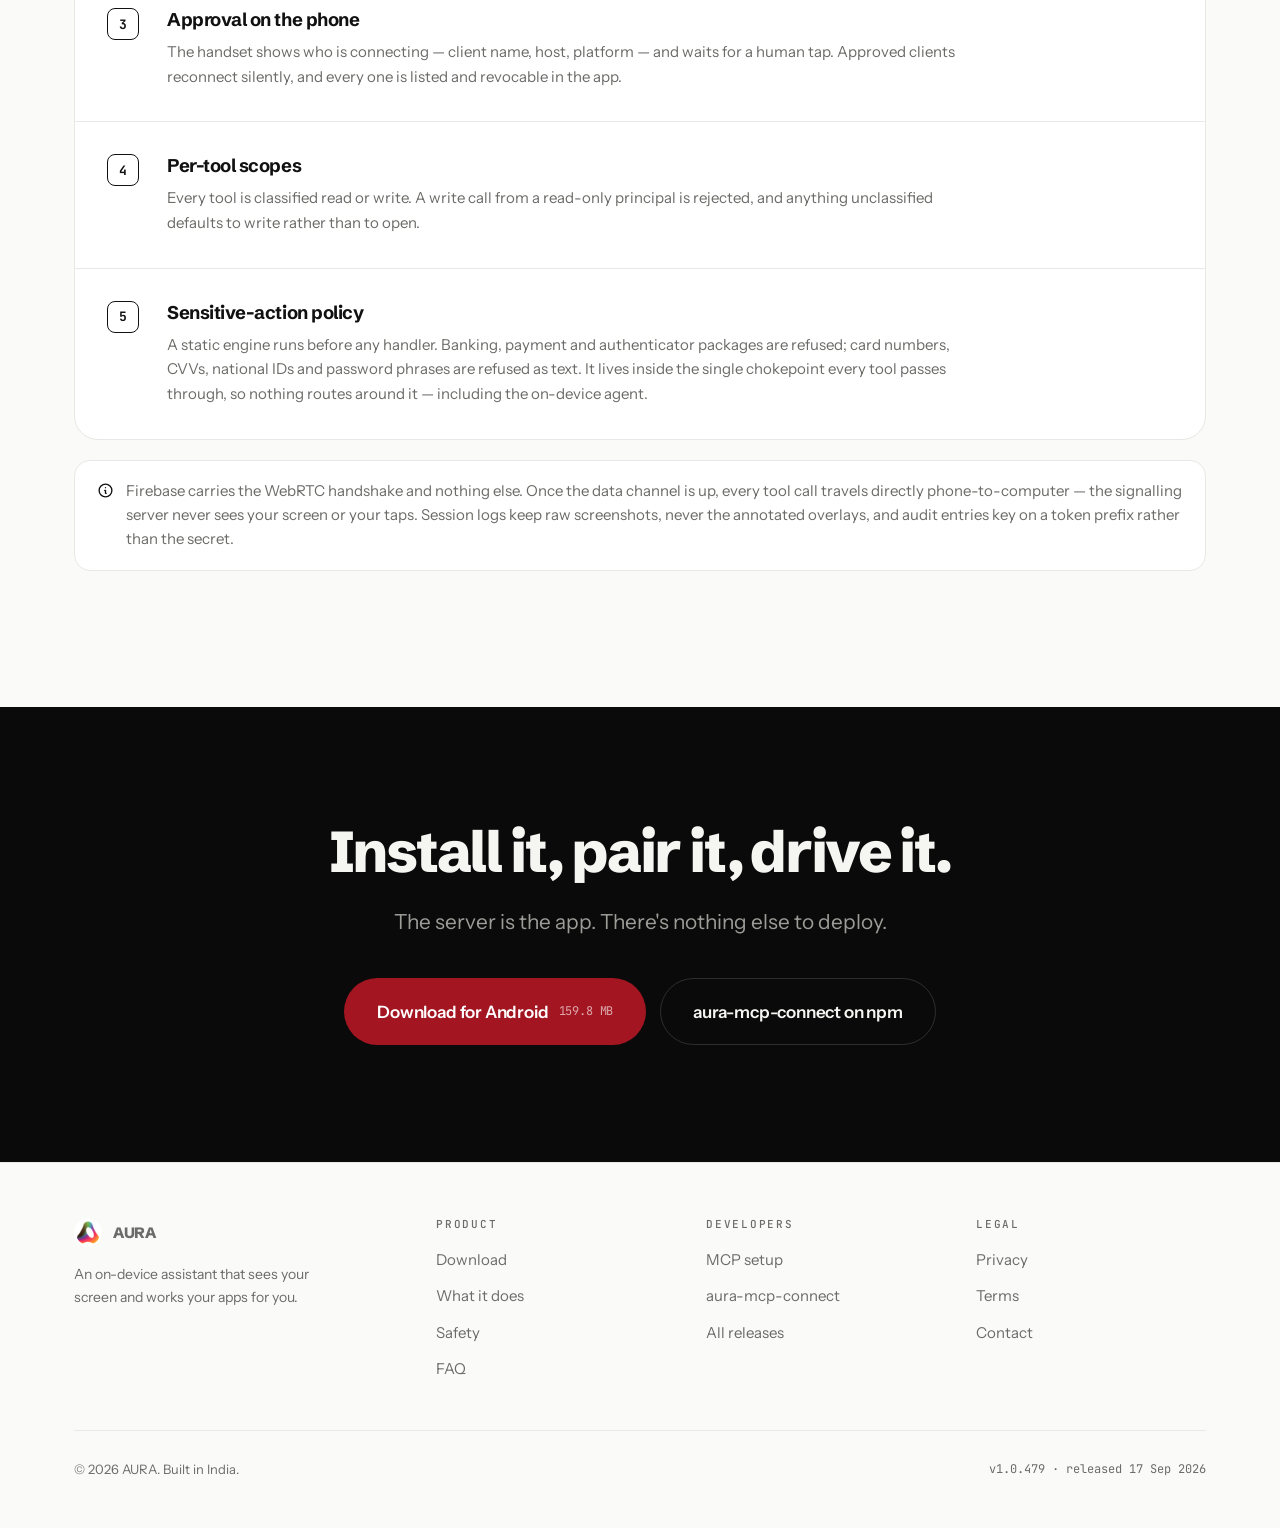
<file: mcp.html>
<!doctype html>
<html lang="en">
<head>
<meta charset="utf-8">
<meta name="viewport" content="width=device-width, initial-scale=1">
<title>AURA for developers — MCP tools for a real Android phone</title>
<meta name="description" content="Pair Claude Code, Claude Desktop, Cursor or Copilot with a real Android phone over an encrypted peer-to-peer link. 58 on-device MCP tools, browser automation, and optional host-side ADB through aura-adb.">
<meta name="theme-color" content="#fafaf8" media="(prefers-color-scheme: light)">
<meta name="theme-color" content="#151311" media="(prefers-color-scheme: dark)">

<meta property="og:type" content="website">
<meta property="og:title" content="AURA for developers — MCP tools for a real Android phone">
<meta property="og:description" content="Drive a real Android handset from your MCP client over WebRTC, with browser tools and optional host-side ADB for development workflows.">
<meta property="og:image" content="assets/media/og.png">
<meta name="twitter:card" content="summary_large_image">

<link rel="icon" href="assets/media/favicon.png" type="image/png">
<link rel="apple-touch-icon" href="assets/media/apple-touch-icon.png">
<link rel="preconnect" href="https://fonts.googleapis.com">
<link rel="preconnect" href="https://fonts.gstatic.com" crossorigin>
<link href="https://fonts.googleapis.com/css2?family=Schibsted+Grotesk:wght@400;500;600;700;800&family=Instrument+Sans:wght@400;500;600&family=JetBrains+Mono:wght@400;500;700&display=swap" rel="stylesheet">
<link rel="stylesheet" href="assets/css/aura.css">
<link rel="stylesheet" href="assets/css/components.css">
<link rel="stylesheet" href="assets/css/pages.css">

<script>
  try { var t = localStorage.getItem("aura-theme"); if (t) document.documentElement.setAttribute("data-theme", t); } catch (e) {}
  // Set before first paint so desktop-only blocks never flash on a phone.
  if (/android/i.test(navigator.userAgent)) {
    document.documentElement.setAttribute("data-android", "");
  }
  document.documentElement.setAttribute("data-js", "");
</script>
</head>

<body>
<a class="skip" href="#main">Skip to content</a>

<header class="hdr">
  <div class="wrap hdr__in">
    <a class="brand" href="index.html" aria-label="AURA home">
      <img class="brand__mark" src="assets/media/logo.png" alt="" width="28" height="28" decoding="async">
      AURA
    </a>
    <nav class="nav" aria-label="Main">
      <a href="index.html#what">What it does</a>
      <a href="index.html#say">Things to say</a>
      <a href="index.html#safety">Safety</a>
      <a href="index.html#faq">FAQ</a>
      <a href="mcp.html" aria-current="page">For developers</a>
    </nav>
    <button class="icon-btn nav-btn" type="button" aria-label="Open menu"
            aria-expanded="false" aria-controls="mobilenav">
      <svg class="icon-menu" viewBox="0 0 24 24" fill="none" stroke="currentColor" stroke-width="2" stroke-linecap="round" aria-hidden="true"><path d="M3 6h18M3 12h18M3 18h18"/></svg>
      <svg class="icon-close" viewBox="0 0 24 24" fill="none" stroke="currentColor" stroke-width="2" stroke-linecap="round" aria-hidden="true"><path d="M5 5l14 14M19 5 5 19"/></svg>
    </button>
    <button class="icon-btn theme-btn" type="button" aria-label="Switch theme">
      <svg class="icon-sun" viewBox="0 0 24 24" fill="none" stroke="currentColor" stroke-width="2" stroke-linecap="round" aria-hidden="true"><circle cx="12" cy="12" r="4.5"/><path d="M12 2v2M12 20v2M4.9 4.9l1.5 1.5M17.6 17.6l1.5 1.5M2 12h2M20 12h2M4.9 19.1l1.5-1.5M17.6 6.4l1.5-1.5"/></svg>
      <svg class="icon-moon" viewBox="0 0 24 24" fill="none" stroke="currentColor" stroke-width="2" stroke-linecap="round" stroke-linejoin="round" aria-hidden="true"><path d="M20 14.5A8.5 8.5 0 1 1 9.5 4a6.8 6.8 0 0 0 10.5 10.5Z"/></svg>
    </button>
    <a class="btn btn--ink" href="download.html">Get AURA</a>
  </div>
</header>

<nav class="mnav" id="mobilenav" aria-label="Main" tabindex="-1" hidden>
  <a href="index.html">Home</a>
  <a href="index.html#what">What it does</a>
  <a href="index.html#say">Things to say</a>
  <a href="index.html#safety">Safety</a>
  <a href="index.html#faq">FAQ</a>
  <a href="mcp.html" aria-current="page">For developers</a>
  <a href="privacy.html">Privacy</a>
  <p class="mnav__note">FREE &middot; NO ACCOUNT &middot; ANDROID 8.0+</p>
  <a class="btn btn--blood" href="download.html">Download AURA</a>
</nav>

<main id="main">

<section class="section">
  <div class="wrap">
    <div style="max-width:52ch">
      <p class="eyebrow"><span class="eyebrow__som">01</span> For developers</p>
      <h1 class="t-section">Your phone is an MCP server.</h1>
      <p class="t-lead" style="margin-top:1.35rem">
        Install the app, pair once with a six-digit PIN, and your MCP client drives a real
        handset — taps, screenshots, browser pages, deep links, the lot. No root and no ADB
        required for the core phone connection; no cloud service sits in the data path.
      </p>
    </div>

    <div style="display:grid;grid-template-columns:repeat(auto-fit,minmax(230px,1fr));gap:1px;background:var(--outline);border:1px solid var(--outline);border-radius:var(--r-card);overflow:hidden;margin-top:3rem" data-reveal>
      <div class="fact">
        <div class="fact__k">Transport</div>
        <div class="fact__v">WebRTC <small>DTLS, peer-to-peer</small></div>
      </div>
      <div class="fact">
        <div class="fact__k">Tools</div>
        <div class="fact__v"><span data-src="toolcount">56</span> <small>read + write, scoped</small></div>
      </div>
      <div class="fact">
        <div class="fact__k">Clients at once</div>
        <div class="fact__v">Many <small>one shared daemon</small></div>
      </div>
      <div class="fact">
        <div class="fact__k">Cloud in data path</div>
        <div class="fact__v">None <small>signalling only</small></div>
      </div>
    </div>
  </div>
</section>

<!-- ==================================================================
     THE HONEST LIMITATION, STATED BEFORE THE INSTRUCTIONS
     ================================================================== -->
<section class="section section--tight" style="padding-top:0">
  <div class="wrap">
    <div class="note note--critical" data-reveal>
      <svg viewBox="0 0 24 24" fill="none" stroke="currentColor" stroke-width="2" stroke-linecap="round" stroke-linejoin="round" aria-hidden="true"><path d="M12 9v4M12 17h.01"/><path d="M10.3 3.9 1.8 18a2 2 0 0 0 1.7 3h17a2 2 0 0 0 1.7-3L13.7 3.9a2 2 0 0 0-3.4 0Z"/></svg>
      <span>
        <strong>Same Wi-Fi only, today.</strong> Your phone and your computer must be on the same
        network. Connecting across networks needs a TURN relay, which isn't configured yet —
        on mobile data behind carrier NAT the connection will fail at ICE. Worth knowing before
        you plan around it.
      </span>
    </div>
  </div>
</section>

<!-- ==================================================================
     SETUP
     ================================================================== -->
<section class="section" style="padding-top:0">
  <div class="wrap">
    <div class="head" data-reveal>
      <p class="eyebrow"><span class="eyebrow__som">02</span> Setup</p>
      <h2 class="t-section">Pair once, then forget about it</h2>
      <p class="t-lead">
        Reconnects are silent after the first approval. The phone remembers the client's
        token; you can see and revoke every paired client in the app.
      </p>
    </div>

    <div class="steps" data-reveal data-checklist="mcp">

      <div class="step">
        <div class="step__n"></div>
        <div>
          <div class="step__t">Warm the bridge up first</div>
          <p class="step__d">
            The bridge pulls native WebRTC dependencies on first run, which can take a minute.
            Do it <strong>before</strong> adding AURA to your MCP client — otherwise the client's
            startup timeout fires during the download and the first session looks like a failure
            when it's just a slow install.
          </p>
          <div class="code" style="margin-top:.9rem">
            <button class="copy" type="button" data-copy="#warm" data-label="Copy">Copy</button>
            <pre id="warm">npx aura-mcp-connect@latest --version</pre>
          </div>
        </div>
      </div>

      <div class="step">
        <div class="step__n"></div>
        <div>
          <div class="step__t">Start the server on the phone</div>
          <p class="step__d">
            Open AURA → <b>MCP</b> → <b>Start WebRTC</b>. The app shows a six-digit PIN and
            tap-to-copy commands.
          </p>
        </div>
      </div>

      <div class="step">
        <div class="step__n"></div>
        <div>
          <div class="step__t">Pair with the PIN</div>
          <p class="step__d">
            Run this on your computer, then tap <b>Approve</b> on the phone when the dialog
            names your machine. That's the last time you'll do this — the token is remembered.
          </p>
          <div class="code" style="margin-top:.9rem">
            <button class="copy" type="button" data-copy="#pair" data-label="Copy">Copy</button>
            <pre id="pair">npx aura-mcp-connect pair <span class="c">&lt;PIN&gt;</span></pre>
          </div>
        </div>
      </div>

      <div class="step">
        <div class="step__n"></div>
        <div>
          <div class="step__t">Point your client at the daemon</div>
          <p class="step__d">
            The bridge runs one shared local daemon per computer. It owns the single WebRTC
            link to the phone and serves MCP over HTTP on localhost — so Claude Code, Claude
            Desktop, Cursor and VS Code can all drive the same phone at once instead of
            kicking each other off.
          </p>
          <div class="code" style="margin-top:.9rem">
            <button class="copy" type="button" data-copy="#claudecode" data-label="Copy">Copy</button>
            <pre id="claudecode"><span class="c"># Claude Code</span>
claude mcp add --transport http aura http://127.0.0.1:4816/mcp</pre>
          </div>
          <p class="step__d" style="margin-top:.9rem">
            Or by command, in any <code class="mono">mcp.json</code> — this auto-starts the shared
            daemon. On Windows, wrap it with <code class="mono">cmd /c</code>.
          </p>
          <div class="code" style="margin-top:.9rem">
            <button class="copy" type="button" data-copy="#mcpjson" data-label="Copy">Copy</button>
            <pre id="mcpjson">{
  <span class="c">"mcpServers"</span>: {
    <span class="c">"aura"</span>: { <span class="c">"command"</span>: "aura-mcp", <span class="c">"args"</span>: [] }
  }
}</pre>
          </div>
        </div>
      </div>

    </div>
  </div>
</section>

<!-- ==================================================================
     WHAT THE CLIENT GETS
     ================================================================== -->
<section class="section ink">
  <div class="wrap">
    <div class="head head--split" data-reveal>
      <div>
        <p class="eyebrow"><span class="eyebrow__som">03</span> The surface</p>
        <h2 class="t-section"><span data-src="toolcount">56</span> tools, and instructions for using them</h2>
      </div>
      <p class="t-lead">
        The server doesn't just expose tools — it ships a behavioural contract at
        <code class="mono" style="color:var(--text-on-ink)">initialize</code>, so a client that has
        never seen a phone before still knows to re-check the screen after acting.
      </p>
    </div>

    <div style="display:grid;grid-template-columns:repeat(auto-fit,minmax(260px,1fr));gap:14px" data-reveal>
      <div class="card">
        <span class="feat__tag">Instructions</span>
        <h3 class="t-card" style="font-size:1.15rem;margin:.85rem 0 .6rem">Sent at handshake</h3>
        <p class="feat__body">
          Perceive-act-verify discipline, deep-link-first, never estimate coordinates, explicit
          stop conditions, and the hard-blocked categories — so the agent doesn't burn turns
          discovering what it isn't allowed to do.
        </p>
      </div>
      <div class="card">
        <span class="feat__tag">Resources</span>
        <h3 class="t-card" style="font-size:1.15rem;margin:.85rem 0 .6rem">Read on demand</h3>
        <p class="feat__body">
          The policy boundaries, the long-form tool-selection guide, and a live device
          snapshot — fetched when needed rather than padding every prompt.
        </p>
      </div>
      <div class="card">
        <span class="feat__tag">Prompts</span>
        <h3 class="t-card" style="font-size:1.15rem;margin:.85rem 0 .6rem">Workflow templates</h3>
        <p class="feat__body">
          Reusable starting points that walk a model through the policy-aware loop for a
          goal, instead of leaving it to improvise one.
        </p>
      </div>
      <div class="card">
        <span class="feat__tag">New tools</span>
        <h3 class="t-card" style="font-size:1.15rem;margin:.85rem 0 .6rem">Web, links, and device state</h3>
        <p class="feat__body">
          Browser tools can open, read, find, extract, upload, and act on pages. Deep-link,
          notification, media, file, contact, and system tools take deterministic routes when
          a gesture loop would be slower or less reliable.
        </p>
        <div class="tools" style="margin-top:.9rem" aria-label="New MCP tools">
          <code data-hot>browser_open</code><code>browser_extract</code><code>browser_tabs</code><code data-hot>open_deeplink</code><code>read_notifications</code><code>media_control</code><code>find_files</code>
        </div>
      </div>
    </div>

    <div class="card" style="margin-top:14px" data-reveal>
      <span class="feat__tag">Every registered tool</span>
      <div class="feat__art" style="padding-top:1rem">
        <div class="tools" data-src="toollist"><code>launch_app</code><code>lookup_app</code><code>type_text</code><code>browser_find</code><code>browser_wait</code><code>browser_screenshot</code><code>browser_handoff</code><code>browser_tabs</code><code>browser_extract</code><code>browser_upload</code><code>browser_open</code><code>browser_read</code><code>browser_act</code><code>browser_close</code><code>resolve_contact</code><code data-hot>list_app_deeplinks</code><code>resolve_deeplink</code><code>open_deeplink</code><code>tap</code><code>press_home</code><code>press_back</code><code>volume_up</code><code>volume_down</code><code>mute</code><code>get_device_status</code><code>echo</code><code>end_session</code><code>find_files</code><code>open_file</code><code>swipe</code><code>scroll_to</code><code>double_tap</code><code>long_press</code><code>scroll_up</code><code>scroll_down</code><code>scroll_left</code><code>scroll_right</code><code>get_usage_guide</code><code>open_recent_apps</code><code>press_enter</code><code>get_media_sessions</code><code>media_control</code><code>read_notifications</code><code>notification_action</code><code>dismiss_notification</code><code data-hot>perceive_screen</code><code>get_screenshot</code><code>request_screen_capture_permission</code><code>watch_device_events</code><code>validate_action</code><code>connect_device</code><code>read_screen</code><code data-hot>system_intent</code><code data-hot>verify_action</code><code>wait_for</code><code>web_search</code></div>
      </div>
    </div>
  </div>
</section>

<!-- ==================================================================
     ADB OVER AURA MCP
     ================================================================== -->
<section class="section" id="adb">
  <div class="wrap">
    <div class="head head--split" data-reveal>
      <div>
        <p class="eyebrow"><span class="eyebrow__som">04</span> Developer bridge</p>
        <h2 class="t-section">ADB over AURA MCP.</h2>
      </div>
      <p class="t-lead">
        When the accessibility path cannot see a Flutter, React Native, WebView, or stuck
        screen, your MCP client can switch to the same phone's local ADB channel for evidence
        and developer workflows.
      </p>
    </div>

    <div class="adb-grid" data-reveal>
      <div class="card adb-card">
        <span class="feat__tag">Optional · off by default</span>
        <h3 class="t-card">One extra tool: <span class="mono">aura-adb</span></h3>
        <p class="feat__body">
          The daemon runs <span class="mono">adb &lt;command&gt;</span> on the computer hosting
          your MCP connection and targets the phone already paired to that machine over USB or
          Android Wireless Debugging. It is separate from AURA's WebRTC pairing and never runs
          a host shell.
        </p>
        <div class="code" style="margin-top:auto">
          <button class="copy" type="button" data-copy="#adb-command" data-label="Copy">Copy</button>
          <pre id="adb-command">aura-mcp daemon --enable-adb

aura-adb(command: "logcat -d -t 200")
aura-adb(command: "shell dumpsys window | grep mCurrentFocus")</pre>
        </div>
      </div>

      <div class="slot adb-slot">
        <video muted loop playsinline controls preload="metadata" aria-label="AURA MCP demo">
          <source src="assets/media/mcp.mp4" type="video/mp4">
        </video>
        <span class="slot__label">
          <b>AURA MCP in action</b>
          <span class="mono">mcp.mp4</span> · Claude Code driving a real Android phone through MCP
        </span>
      </div>
    </div>

    <p class="note note--critical" style="margin-top:1.25rem" data-reveal>
      <svg viewBox="0 0 24 24" fill="none" stroke="currentColor" stroke-width="2" stroke-linecap="round" stroke-linejoin="round" aria-hidden="true"><path d="M12 9v4M12 17h.01"/><path d="M10.3 3.9 1.8 18a2 2 0 0 0 1.7 3h17a2 2 0 0 0 1.7-3L13.7 3.9a2 2 0 0 0-3.4 0Z"/></svg>
      <span>
        <strong>ADB is a second channel, not a safety bypass.</strong> If AURA refuses a
        banking, payment, authenticator, credential, or other sensitive action, ADB must stay
        refused too. Ask before destructive commands such as <span class="mono">pm clear</span>,
        <span class="mono">uninstall</span>, or device-side deletes.
      </span>
    </p>
  </div>
</section>

<!-- ==================================================================
     SECURITY
     ================================================================== -->
<section class="section">
  <div class="wrap">
    <div class="head head--wide" data-reveal>
      <p class="eyebrow"><span class="eyebrow__som">05</span> Security</p>
      <h2 class="t-section">Five gates, all fail-closed</h2>
      <p class="t-lead">
        A tool server that can tap anything on a personal phone is a serious thing to expose.
        Each layer below denies by default, and an unclassified tool is treated as a write.
      </p>
    </div>

    <div class="steps" data-reveal>
      <div class="step">
        <div class="step__n"></div>
        <div>
          <div class="step__t">Encrypted transport</div>
          <p class="step__d">The data channel is DTLS-encrypted by WebRTC itself. There is no plaintext path and no certificate for you to manage.</p>
        </div>
      </div>
      <div class="step">
        <div class="step__n"></div>
        <div>
          <div class="step__t">Six-digit PIN pairing</div>
          <p class="step__d">A short-lived PIN authorises the one-time handshake. No long-lived URL or bearer token sitting in a config file waiting to leak.</p>
        </div>
      </div>
      <div class="step">
        <div class="step__n"></div>
        <div>
          <div class="step__t">Approval on the phone</div>
          <p class="step__d">The handset shows who is connecting — client name, host, platform — and waits for a human tap. Approved clients reconnect silently, and every one is listed and revocable in the app.</p>
        </div>
      </div>
      <div class="step">
        <div class="step__n"></div>
        <div>
          <div class="step__t">Per-tool scopes</div>
          <p class="step__d">Every tool is classified read or write. A write call from a read-only principal is rejected, and anything unclassified defaults to write rather than to open.</p>
        </div>
      </div>
      <div class="step">
        <div class="step__n"></div>
        <div>
          <div class="step__t">Sensitive-action policy</div>
          <p class="step__d">A static engine runs before any handler. Banking, payment and authenticator packages are refused; card numbers, CVVs, national IDs and password phrases are refused as text. It lives inside the single chokepoint every tool passes through, so nothing routes around it — including the on-device agent.</p>
        </div>
      </div>
    </div>

    <p class="note" style="margin-top:1.25rem" data-reveal>
      <svg viewBox="0 0 24 24" fill="none" stroke="currentColor" stroke-width="1.9" stroke-linecap="round" stroke-linejoin="round" aria-hidden="true"><circle cx="12" cy="12" r="9"/><path d="M12 8h.01M11 12h1v4h1"/></svg>
      <span>
        Firebase carries the WebRTC handshake and nothing else. Once the data channel is up,
        every tool call travels directly phone-to-computer — the signalling server never sees
        your screen or your taps. Session logs keep raw screenshots, never the annotated
        overlays, and audit entries key on a token prefix rather than the secret.
      </span>
    </p>
  </div>
</section>

<section class="band ink">
  <div class="wrap">
    <h2 class="t-section">Install it, pair it, drive it.</h2>
    <p class="t-lead">The server is the app. There's nothing else to deploy.</p>
    <div class="band__cta">
      <a class="btn btn--blood btn--lg" href="download.html">
        Download for Android
        <span class="btn__meta" data-rel="size">159.8 MB</span>
      </a>
      <a class="btn btn--ghost btn--lg" href="https://www.npmjs.com/package/aura-mcp-connect" rel="noopener">aura-mcp-connect on npm</a>
    </div>
  </div>
</section>

</main>

<footer class="foot">
  <div class="wrap">
    <div class="foot__grid">
      <div>
        <a class="brand" href="index.html" style="margin-bottom:1rem">
          <img class="brand__mark" src="assets/media/logo.png" alt="" width="28" height="28" decoding="async">
          AURA
        </a>
        <p style="font-size:.875rem;color:var(--text-secondary);max-width:30ch;margin:0">
          An on-device assistant that sees your screen and works your apps for you.
        </p>
      </div>
      <div>
        <h4>Product</h4>
        <ul>
          <li><a href="download.html">Download</a></li>
          <li><a href="index.html#what">What it does</a></li>
          <li><a href="index.html#safety">Safety</a></li>
          <li><a href="index.html#faq">FAQ</a></li>
        </ul>
      </div>
      <div>
        <h4>Developers</h4>
        <ul>
          <li><a href="mcp.html">MCP setup</a></li>
          <li><a href="https://www.npmjs.com/package/aura-mcp-connect" rel="noopener">aura-mcp-connect</a></li>
          <li><a href="https://github.com/Dinesh210805/aura-releases/releases" rel="noopener">All releases</a></li>
        </ul>
      </div>
      <div>
        <h4>Legal</h4>
        <ul>
          <li><a href="privacy.html">Privacy</a></li>
          <li><a href="privacy.html#terms">Terms</a></li>
          <li><a href="mailto:dinesh210805@gmail.com">Contact</a></li>
        </ul>
      </div>
    </div>
    <div class="foot__note">
      <span>© 2026 AURA. Built in India.</span>
      <span class="mono" style="font-size:.75rem">
        v<span data-rel="version">1.0.479</span> · released <span data-rel="date">17 Sep 2026</span>
      </span>
    </div>
  </div>
</footer>

<script src="assets/js/aura.js" defer></script>
</body>
</html>
</file>
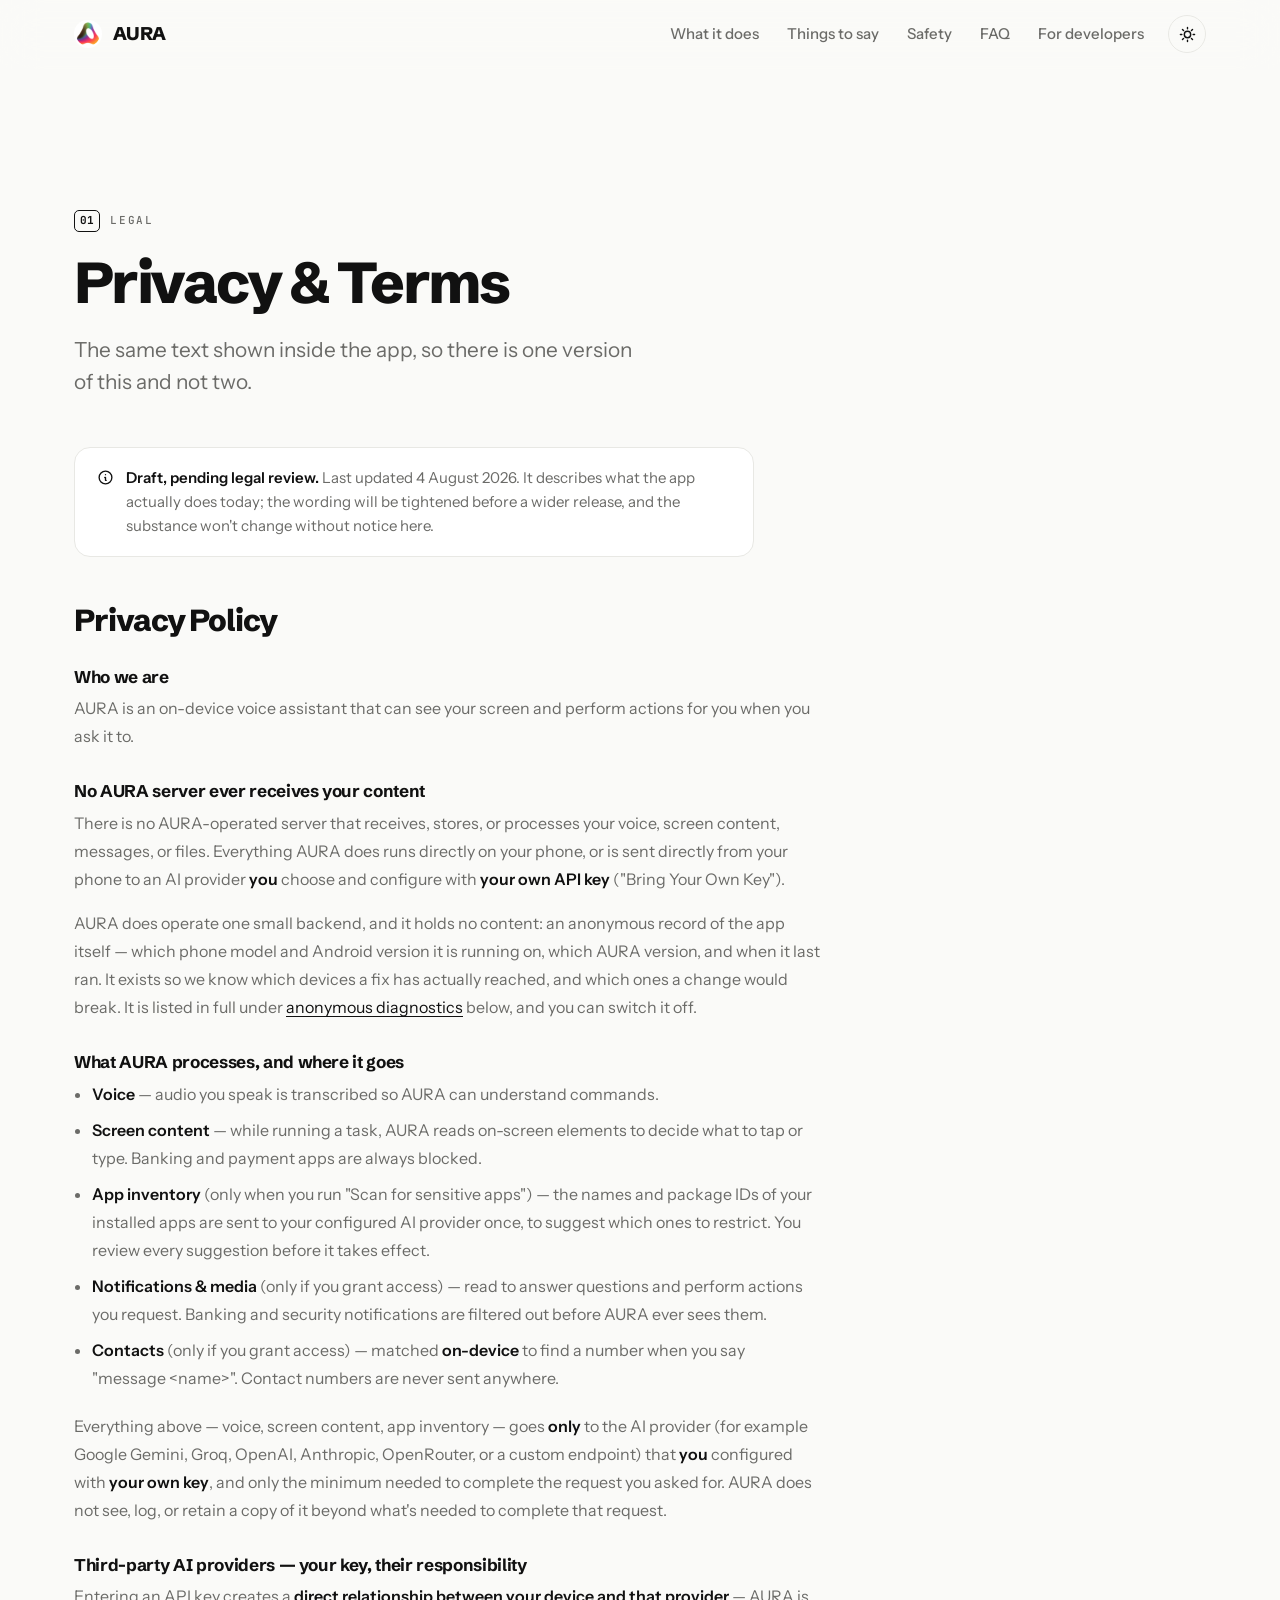
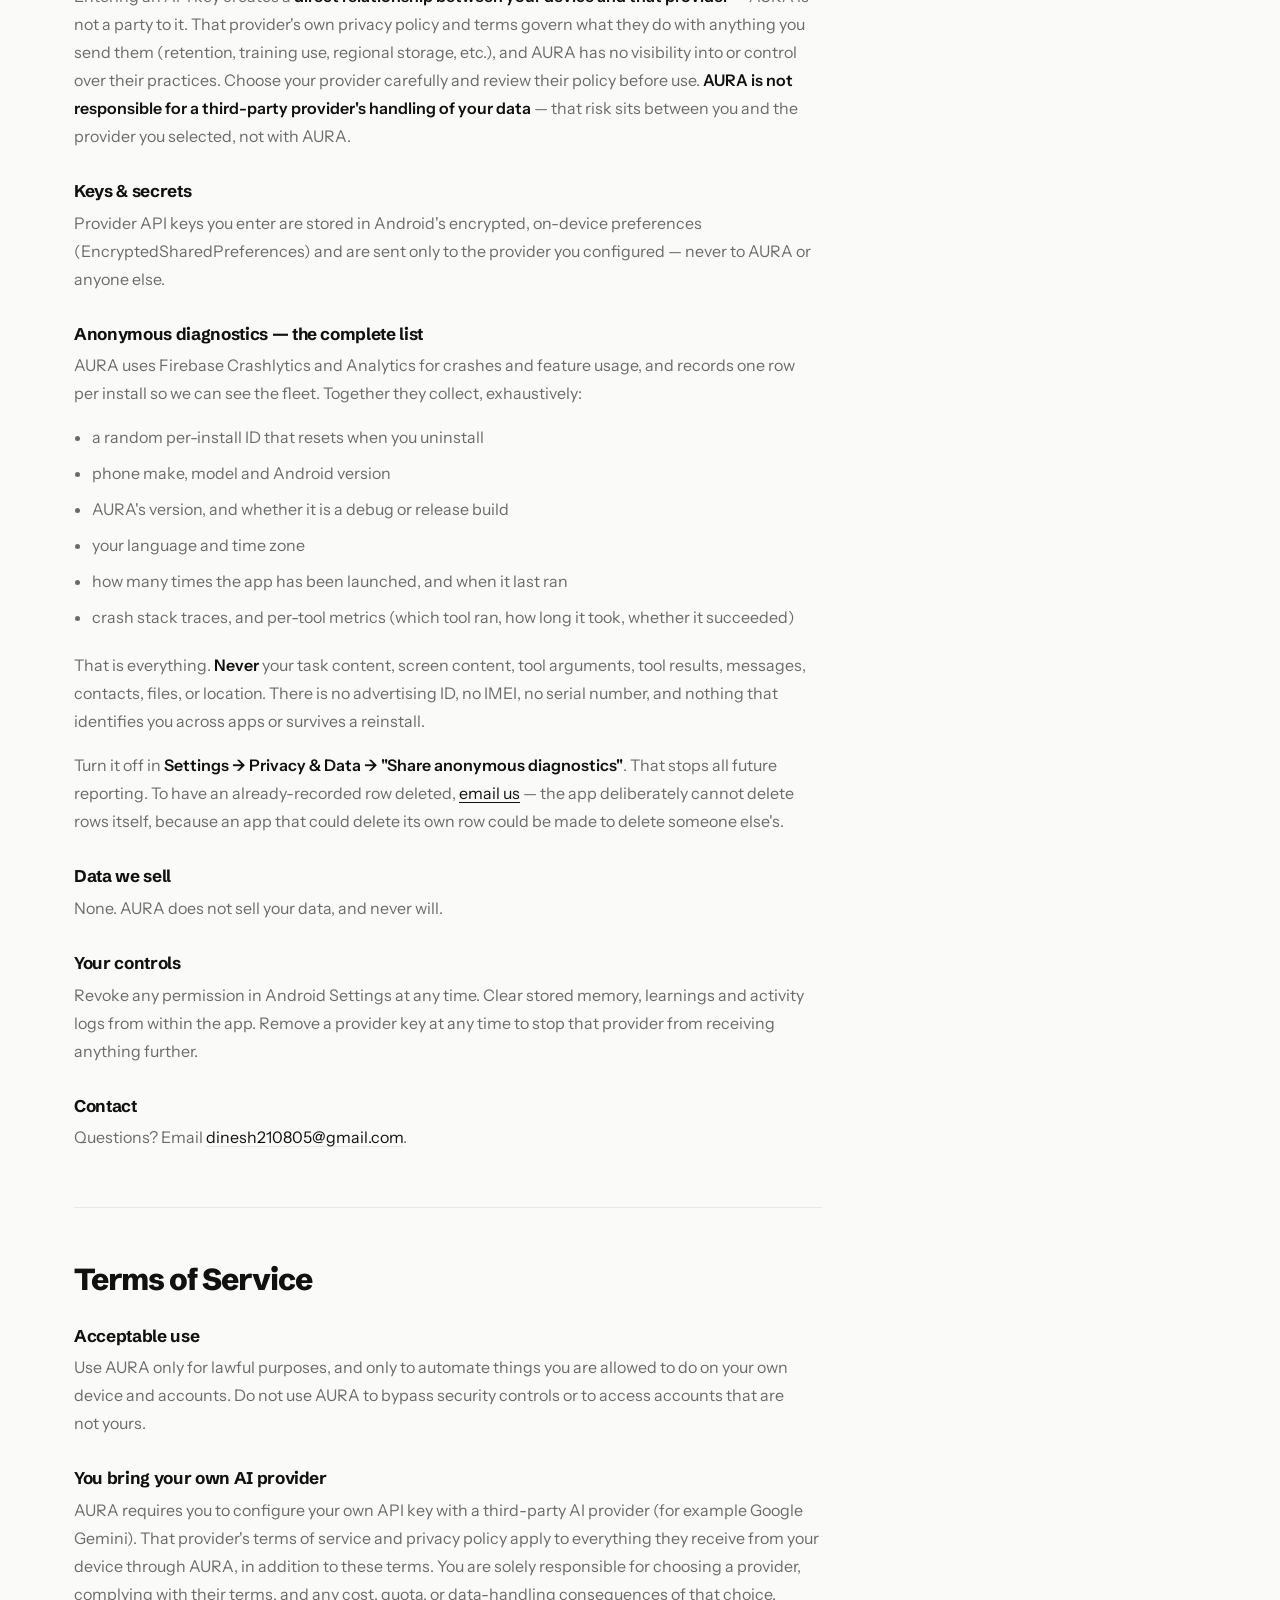
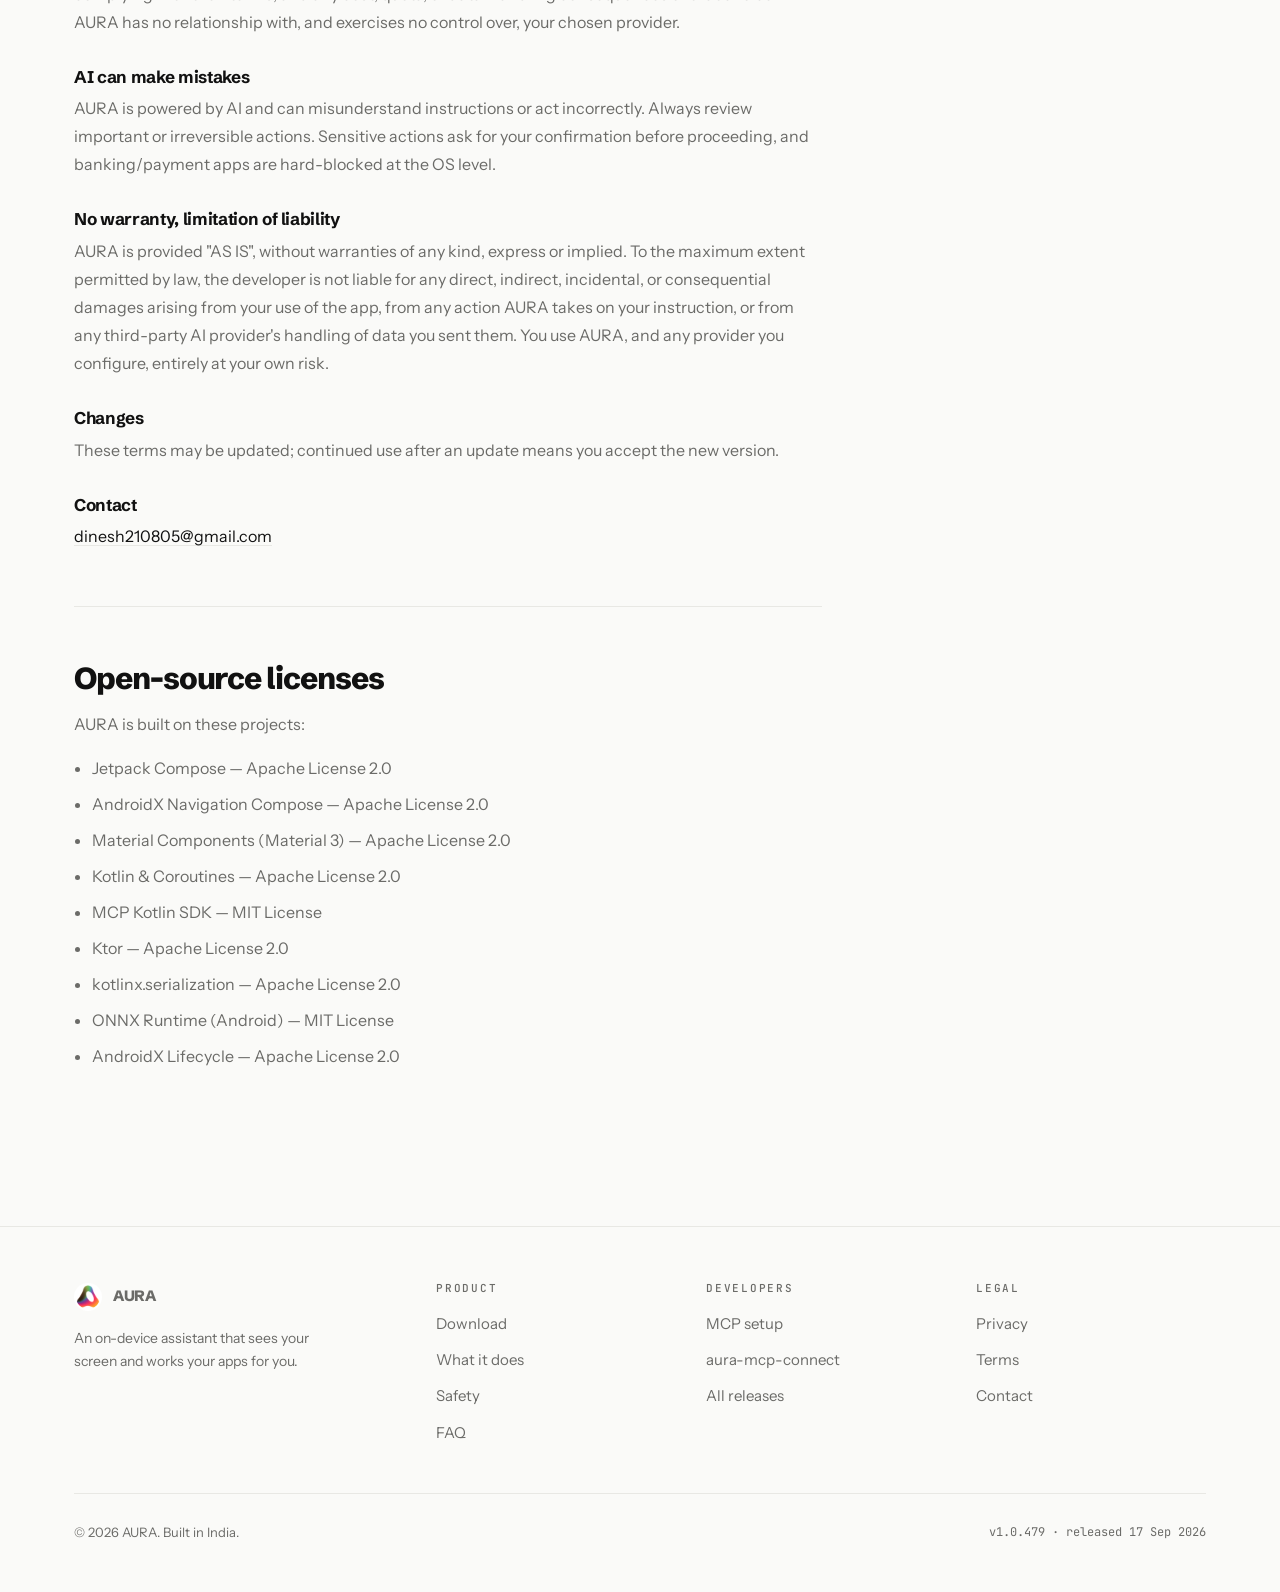
<file: privacy.html>
<!doctype html>
<html lang="en">
<head>
<meta charset="utf-8">
<meta name="viewport" content="width=device-width, initial-scale=1">
<title>Privacy &amp; Terms — AURA</title>
<meta name="description" content="AURA's privacy policy and terms of service. What the app processes, where processing happens, how API keys are stored, and what is never collected.">
<meta name="theme-color" content="#fafaf8" media="(prefers-color-scheme: light)">
<meta name="theme-color" content="#151311" media="(prefers-color-scheme: dark)">
<meta name="robots" content="index, follow">

<link rel="icon" href="assets/media/favicon.png" type="image/png">
<link rel="apple-touch-icon" href="assets/media/apple-touch-icon.png">
<link rel="preconnect" href="https://fonts.googleapis.com">
<link rel="preconnect" href="https://fonts.gstatic.com" crossorigin>
<link href="https://fonts.googleapis.com/css2?family=Schibsted+Grotesk:wght@400;500;600;700;800&family=Instrument+Sans:wght@400;500;600&family=JetBrains+Mono:wght@400;500;700&display=swap" rel="stylesheet">
<link rel="stylesheet" href="assets/css/aura.css">
<link rel="stylesheet" href="assets/css/components.css">
<link rel="stylesheet" href="assets/css/pages.css">

<script>
  try { var t = localStorage.getItem("aura-theme"); if (t) document.documentElement.setAttribute("data-theme", t); } catch (e) {}
  // Set before first paint so desktop-only blocks never flash on a phone.
  if (/android/i.test(navigator.userAgent)) {
    document.documentElement.setAttribute("data-android", "");
  }
  document.documentElement.setAttribute("data-js", "");
</script>
</head>

<body>
<a class="skip" href="#main">Skip to content</a>

<header class="hdr">
  <div class="wrap hdr__in">
    <a class="brand" href="index.html" aria-label="AURA home">
      <img class="brand__mark" src="assets/media/logo.png" alt="" width="28" height="28" decoding="async">
      AURA
    </a>
    <nav class="nav" aria-label="Main">
      <a href="index.html#what">What it does</a>
      <a href="index.html#say">Things to say</a>
      <a href="index.html#safety">Safety</a>
      <a href="index.html#faq">FAQ</a>
      <a href="mcp.html">For developers</a>
    </nav>
    <button class="icon-btn nav-btn" type="button" aria-label="Open menu"
            aria-expanded="false" aria-controls="mobilenav">
      <svg class="icon-menu" viewBox="0 0 24 24" fill="none" stroke="currentColor" stroke-width="2" stroke-linecap="round" aria-hidden="true"><path d="M3 6h18M3 12h18M3 18h18"/></svg>
      <svg class="icon-close" viewBox="0 0 24 24" fill="none" stroke="currentColor" stroke-width="2" stroke-linecap="round" aria-hidden="true"><path d="M5 5l14 14M19 5 5 19"/></svg>
    </button>
    <button class="icon-btn theme-btn" type="button" aria-label="Switch theme">
      <svg class="icon-sun" viewBox="0 0 24 24" fill="none" stroke="currentColor" stroke-width="2" stroke-linecap="round" aria-hidden="true"><circle cx="12" cy="12" r="4.5"/><path d="M12 2v2M12 20v2M4.9 4.9l1.5 1.5M17.6 17.6l1.5 1.5M2 12h2M20 12h2M4.9 19.1l1.5-1.5M17.6 6.4l1.5-1.5"/></svg>
      <svg class="icon-moon" viewBox="0 0 24 24" fill="none" stroke="currentColor" stroke-width="2" stroke-linecap="round" stroke-linejoin="round" aria-hidden="true"><path d="M20 14.5A8.5 8.5 0 1 1 9.5 4a6.8 6.8 0 0 0 10.5 10.5Z"/></svg>
    </button>
  </div>
</header>

<nav class="mnav" id="mobilenav" aria-label="Main" tabindex="-1" hidden>
  <a href="index.html">Home</a>
  <a href="index.html#what">What it does</a>
  <a href="index.html#say">Things to say</a>
  <a href="index.html#safety">Safety</a>
  <a href="index.html#faq">FAQ</a>
  <a href="mcp.html">For developers</a>
  <a href="privacy.html" aria-current="page">Privacy</a>
  <p class="mnav__note">FREE &middot; NO ACCOUNT &middot; ANDROID 8.0+</p>
  <a class="btn btn--blood" href="download.html">Download AURA</a>
</nav>

<main id="main">
<section class="section">
  <div class="wrap">

    <div style="max-width:52ch;margin-bottom:3rem">
      <p class="eyebrow"><span class="eyebrow__som">01</span> Legal</p>
      <h1 class="t-section">Privacy &amp; Terms</h1>
      <p class="t-lead" style="margin-top:1.35rem">
        The same text shown inside the app, so there is one version of this and not two.
      </p>
    </div>

    <div class="note" style="max-width:68ch;margin-bottom:3rem">
      <svg viewBox="0 0 24 24" fill="none" stroke="currentColor" stroke-width="1.9" stroke-linecap="round" stroke-linejoin="round" aria-hidden="true"><circle cx="12" cy="12" r="9"/><path d="M12 8h.01M11 12h1v4h1"/></svg>
      <span>
        <strong>Draft, pending legal review.</strong> Last updated 4 August 2026. It describes what
        the app actually does today; the wording will be tightened before a wider release,
        and the substance won't change without notice here.
      </span>
    </div>

    <div class="prose">

      <h2 id="privacy">Privacy Policy</h2>

      <h3>Who we are</h3>
      <p>
        AURA is an on-device voice assistant that can see your screen and perform actions for
        you when you ask it to.
      </p>

      <h3>No AURA server ever receives your content</h3>
      <p>
        There is no AURA-operated server that receives, stores, or processes your voice,
        screen content, messages, or files. Everything AURA does runs
        directly on your phone, or is sent directly from your phone to an AI provider
        <strong>you</strong> choose and configure with <strong>your own API key</strong>
        ("Bring Your Own Key").
      </p>
      <p>
        AURA does operate one small backend, and it holds no content: an anonymous record of
        the app itself &mdash; which phone model and Android version it is running on, which
        AURA version, and when it last ran. It exists so we know which devices a fix has
        actually reached, and which ones a change would break. It is listed in full under
        <a href="#diagnostics" style="text-decoration:underline;text-underline-offset:3px">anonymous
        diagnostics</a> below, and you can switch it off.
      </p>

      <h3>What AURA processes, and where it goes</h3>
      <ul>
        <li><strong>Voice</strong> — audio you speak is transcribed so AURA can understand commands.</li>
        <li><strong>Screen content</strong> — while running a task, AURA reads on-screen elements to decide what to tap or type. Banking and payment apps are always blocked.</li>
        <li><strong>App inventory</strong> (only when you run "Scan for sensitive apps") — the names and package IDs of your installed apps are sent to your configured AI provider once, to suggest which ones to restrict. You review every suggestion before it takes effect.</li>
        <li><strong>Notifications &amp; media</strong> (only if you grant access) — read to answer questions and perform actions you request. Banking and security notifications are filtered out before AURA ever sees them.</li>
        <li><strong>Contacts</strong> (only if you grant access) — matched <strong>on-device</strong> to find a number when you say "message &lt;name&gt;". Contact numbers are never sent anywhere.</li>
      </ul>
      <p>
        Everything above — voice, screen content, app inventory — goes <strong>only</strong> to
        the AI provider (for example Google Gemini, Groq, OpenAI, Anthropic, OpenRouter, or a
        custom endpoint) that <strong>you</strong> configured with <strong>your own key</strong>,
        and only the minimum needed to complete the request you asked for. AURA does not see,
        log, or retain a copy of it beyond what's needed to complete that request.
      </p>

      <h3>Third-party AI providers — your key, their responsibility</h3>
      <p>
        Entering an API key creates a <strong>direct relationship between your device and that
        provider</strong> — AURA is not a party to it. That provider's own privacy policy and
        terms govern what they do with anything you send them (retention, training use,
        regional storage, etc.), and AURA has no visibility into or control over their
        practices. Choose your provider carefully and review their policy before use.
        <strong>AURA is not responsible for a third-party provider's handling of your data</strong>
        — that risk sits between you and the provider you selected, not with AURA.
      </p>

      <h3>Keys &amp; secrets</h3>
      <p>
        Provider API keys you enter are stored in Android's encrypted, on-device preferences
        (EncryptedSharedPreferences) and are sent only to the provider you configured — never to
        AURA or anyone else.
      </p>

      <h3 id="diagnostics">Anonymous diagnostics &mdash; the complete list</h3>
      <p>
        AURA uses Firebase Crashlytics and Analytics for crashes and feature usage, and records
        one row per install so we can see the fleet. Together they collect, exhaustively:
      </p>
      <ul>
        <li>a random per-install ID that resets when you uninstall</li>
        <li>phone make, model and Android version</li>
        <li>AURA's version, and whether it is a debug or release build</li>
        <li>your language and time zone</li>
        <li>how many times the app has been launched, and when it last ran</li>
        <li>crash stack traces, and per-tool metrics (which tool ran, how long it took, whether it succeeded)</li>
      </ul>
      <p>
        That is everything. <strong>Never</strong> your task content, screen content, tool
        arguments, tool results, messages, contacts, files, or location. There is no advertising
        ID, no IMEI, no serial number, and nothing that identifies you across apps or survives a
        reinstall.
      </p>
      <p>
        Turn it off in <strong>Settings &rarr; Privacy &amp; Data &rarr; "Share anonymous
        diagnostics"</strong>. That stops all future reporting. To have an already-recorded row
        deleted, <a href="mailto:dinesh210805@gmail.com" style="text-decoration:underline;text-underline-offset:3px">email
        us</a> &mdash; the app deliberately cannot delete rows itself, because an app that could
        delete its own row could be made to delete someone else's.
      </p>

      <h3>Data we sell</h3>
      <p>None. AURA does not sell your data, and never will.</p>

      <h3>Your controls</h3>
      <p>
        Revoke any permission in Android Settings at any time. Clear stored memory, learnings
        and activity logs from within the app. Remove a provider key at any time to stop that
        provider from receiving anything further.
      </p>

      <h3>Contact</h3>
      <p>Questions? Email <a href="mailto:dinesh210805@gmail.com">dinesh210805@gmail.com</a>.</p>

      <hr class="rule" style="margin:3.5rem 0">

      <h2 id="terms">Terms of Service</h2>

      <h3>Acceptable use</h3>
      <p>
        Use AURA only for lawful purposes, and only to automate things you are allowed to do on
        your own device and accounts. Do not use AURA to bypass security controls or to access
        accounts that are not yours.
      </p>

      <h3>You bring your own AI provider</h3>
      <p>
        AURA requires you to configure your own API key with a third-party AI provider (for
        example Google Gemini). That provider's terms of service and privacy policy apply to
        everything they receive from your device through AURA, in addition to these terms. You
        are solely responsible for choosing a provider, complying with their terms, and any
        cost, quota, or data-handling consequences of that choice. AURA has no relationship
        with, and exercises no control over, your chosen provider.
      </p>

      <h3>AI can make mistakes</h3>
      <p>
        AURA is powered by AI and can misunderstand instructions or act incorrectly. Always
        review important or irreversible actions. Sensitive actions ask for your confirmation
        before proceeding, and banking/payment apps are hard-blocked at the OS level.
      </p>

      <h3>No warranty, limitation of liability</h3>
      <p>
        AURA is provided "AS IS", without warranties of any kind, express or implied. To the
        maximum extent permitted by law, the developer is not liable for any direct, indirect,
        incidental, or consequential damages arising from your use of the app, from any action
        AURA takes on your instruction, or from any third-party AI provider's handling of data
        you sent them. You use AURA, and any provider you configure, entirely at your own risk.
      </p>

      <h3>Changes</h3>
      <p>
        These terms may be updated; continued use after an update means you accept the new
        version.
      </p>

      <h3>Contact</h3>
      <p><a href="mailto:dinesh210805@gmail.com">dinesh210805@gmail.com</a></p>

      <hr class="rule" style="margin:3.5rem 0">

      <h2 id="licenses">Open-source licenses</h2>
      <p>AURA is built on these projects:</p>
      <ul>
        <li>Jetpack Compose — Apache License 2.0</li>
        <li>AndroidX Navigation Compose — Apache License 2.0</li>
        <li>Material Components (Material 3) — Apache License 2.0</li>
        <li>Kotlin &amp; Coroutines — Apache License 2.0</li>
        <li>MCP Kotlin SDK — MIT License</li>
        <li>Ktor — Apache License 2.0</li>
        <li>kotlinx.serialization — Apache License 2.0</li>
        <li>ONNX Runtime (Android) — MIT License</li>
        <li>AndroidX Lifecycle — Apache License 2.0</li>
      </ul>

    </div>
  </div>
</section>
</main>

<footer class="foot">
  <div class="wrap">
    <div class="foot__grid">
      <div>
        <a class="brand" href="index.html" style="margin-bottom:1rem">
          <img class="brand__mark" src="assets/media/logo.png" alt="" width="28" height="28" decoding="async">
          AURA
        </a>
        <p style="font-size:.875rem;color:var(--text-secondary);max-width:30ch;margin:0">
          An on-device assistant that sees your screen and works your apps for you.
        </p>
      </div>
      <div>
        <h4>Product</h4>
        <ul>
          <li><a href="download.html">Download</a></li>
          <li><a href="index.html#what">What it does</a></li>
          <li><a href="index.html#safety">Safety</a></li>
          <li><a href="index.html#faq">FAQ</a></li>
        </ul>
      </div>
      <div>
        <h4>Developers</h4>
        <ul>
          <li><a href="mcp.html">MCP setup</a></li>
          <li><a href="https://www.npmjs.com/package/aura-mcp-connect" rel="noopener">aura-mcp-connect</a></li>
          <li><a href="https://github.com/Dinesh210805/aura-releases/releases" rel="noopener">All releases</a></li>
        </ul>
      </div>
      <div>
        <h4>Legal</h4>
        <ul>
          <li><a href="privacy.html">Privacy</a></li>
          <li><a href="privacy.html#terms">Terms</a></li>
          <li><a href="mailto:dinesh210805@gmail.com">Contact</a></li>
        </ul>
      </div>
    </div>
    <div class="foot__note">
      <span>© 2026 AURA. Built in India.</span>
      <span class="mono" style="font-size:.75rem">
        v<span data-rel="version">1.0.479</span> · released <span data-rel="date">17 Sep 2026</span>
      </span>
    </div>
  </div>
</footer>

<script src="assets/js/aura.js" defer></script>
</body>
</html>
</file>
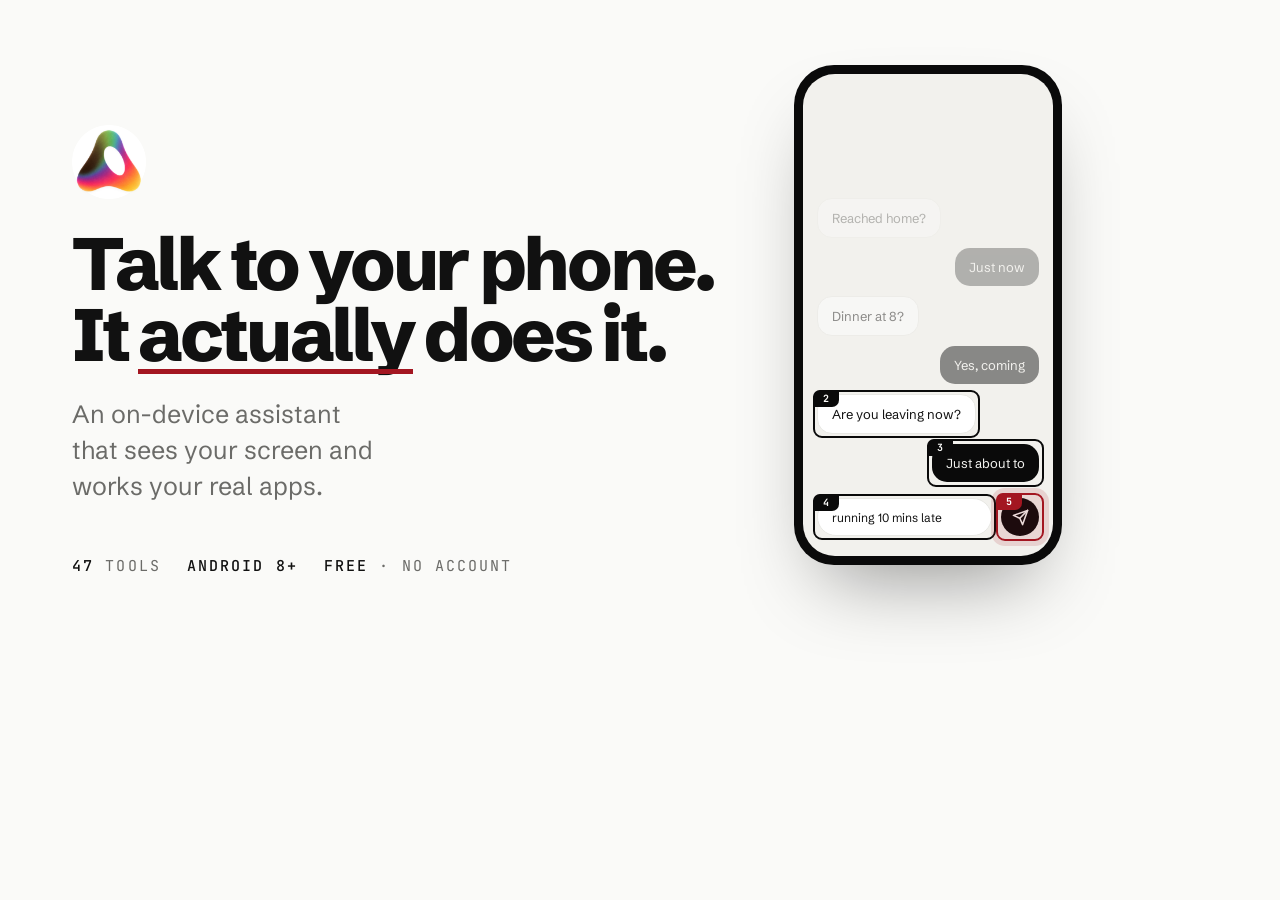
<file: assets/media/_og-source.html>
<!doctype html>
<html lang="en">
<head>
<meta charset="utf-8">
<title>AURA OG card source</title>
<!--
  SOURCE FILE, NOT SHIPPED CONTENT.
  Rendered to og.png at exactly 1200x630 with:
      node/playwright screenshot of this file at that viewport
  Keep it if you want to regenerate the card after a rebrand; deleting it only
  costs you the ability to re-render.
-->
<link href="https://fonts.googleapis.com/css2?family=Schibsted+Grotesk:wght@400;500;700;800&family=JetBrains+Mono:wght@400;500;700&display=swap" rel="stylesheet">
<style>
  * { box-sizing: border-box; margin: 0; padding: 0; }
  body {
    width: 1200px; height: 630px;
    background: #FAFAF8;
    font-family: "Schibsted Grotesk", sans-serif;
    color: #111111;
    display: flex; align-items: center;
    padding: 0 72px;
    overflow: hidden;
    position: relative;
  }
  .left { flex: 1; }
  .mark { width: 74px; height: 74px; margin-bottom: 30px; }
  .mark img { width: 100%; height: 100%; object-fit: contain; }
  h1 {
    font-size: 74px; font-weight: 800; letter-spacing: -0.045em;
    line-height: 0.95; margin-bottom: 26px;
  }
  h1 em { font-style: normal; position: relative; }
  h1 em::after {
    content: ""; position: absolute; left: 0; right: 0; bottom: 0.08em;
    height: 5px; background: #A31621;
  }
  p { font-size: 25px; line-height: 1.45; color: #6B6B68; max-width: 21ch; }
  .meta {
    position: absolute; left: 72px; bottom: 54px;
    font-family: "JetBrains Mono", monospace; font-size: 15px;
    letter-spacing: 0.14em; text-transform: uppercase; color: #6B6B68;
    display: flex; gap: 26px;
  }
  .meta b { color: #111; font-weight: 500; }

  /* The Set-of-Marks motif, so the card carries the site's signature. */
  .stage { width: 400px; position: relative; display: grid; place-items: center; }
  .phone {
    width: 268px; height: 500px; border-radius: 40px; background: #0A0A0A;
    padding: 9px; box-shadow: 0 40px 80px -30px rgba(0,0,0,.42);
  }
  .screen {
    width: 100%; height: 100%; border-radius: 32px; background: #F2F1ED;
    position: relative; overflow: hidden; padding: 20px 14px;
    display: flex; flex-direction: column; justify-content: flex-end; gap: 10px;
  }
  .row { position: relative; border-radius: 15px; }
  .them { align-self: flex-start; background: #fff; border: 1px solid #E8E8E4; padding: 11px 14px; font-size: 13px; }
  .me   { align-self: flex-end; background: #0A0A0A; color: #F5F5F2; padding: 11px 14px; font-size: 13px; }
  .field {
    display: flex; align-items: center; gap: 9px; margin-top: 6px;
  }
  .input {
    flex: 1; height: 38px; border-radius: 999px; background: #fff;
    border: 1px solid #E8E8E4; display: flex; align-items: center;
    padding: 0 14px; font-size: 12px; position: relative;
  }
  .send {
    width: 38px; height: 38px; border-radius: 50%; background: #0A0A0A;
    display: grid; place-items: center; flex: none; position: relative;
  }
  .send svg { width: 17px; height: 17px; }
  .m {
    position: absolute; inset: -5px; border: 2px solid #0A0A0A; border-radius: 9px;
  }
  .m::before {
    content: attr(data-id); position: absolute; top: -2px; left: -2px;
    min-width: 18px; height: 17px; padding: 0 4px; display: grid; place-items: center;
    background: #0A0A0A; color: #FAFAF8;
    font-family: "JetBrains Mono", monospace; font-size: 10px; font-weight: 700;
    border-radius: 7px 0 7px 0; line-height: 1;
  }
  .m.pick { border-color: #A31621; background: rgba(163,22,33,.12); box-shadow: 0 0 0 5px rgba(163,22,33,.14); }
  .m.pick::before { background: #A31621; color: #fff; }
</style>
</head>
<body>

  <div class="left">
    <div class="mark"><img src="logo-512.png" alt=""></div>
    <h1>Talk to your phone.<br>It <em>actually</em> does it.</h1>
    <p>An on-device assistant that sees your screen and works your real apps.</p>
    <div class="meta">
      <span><b>47</b> tools</span>
      <span><b>Android 8+</b></span>
      <span><b>Free</b> · no account</span>
    </div>
  </div>

  <div class="stage">
    <div class="phone">
      <div class="screen">
        <div class="row them" style="opacity:.28">Reached home?</div>
        <div class="row me" style="opacity:.28">Just now</div>
        <div class="row them" style="opacity:.45">Dinner at 8?</div>
        <div class="row me" style="opacity:.45">Yes, coming</div>
        <div class="row them">Are you leaving now?<span class="m" data-id="2"></span></div>
        <div class="row me">Just about to<span class="m" data-id="3"></span></div>
        <div class="field">
          <div class="input">running 10 mins late<span class="m" data-id="4"></span></div>
          <div class="send">
            <svg viewBox="0 0 24 24" fill="none" stroke="#F5F5F2" stroke-width="2.2" stroke-linecap="round" stroke-linejoin="round">
              <path d="M22 2 11 13"/><path d="M22 2l-7 20-4-9-9-4 20-7Z"/>
            </svg>
            <span class="m pick" data-id="5"></span>
          </div>
        </div>
      </div>
    </div>
  </div>

</body>
</html>
</file>
<file: assets/css/aura.css>
/* ==========================================================================
   AURA — site design system
   --------------------------------------------------------------------------
   Ported verbatim from the Android app's design language ("Mono"), defined in
   aura-android/.../ui/theme/Mono.kt. The rule the app enforces and this site
   inherits:

       black  = content / action
       white  = canvas
       red    = "look here now"   (never decorative)

   Red therefore appears in exactly three places site-wide, all of them
   semantic: the Set-of-Marks selection highlight (the element AURA chose),
   the download CTA, and the restricted-settings warning.
   ========================================================================== */

/* --------------------------------------------------------------------------
   1. Tokens
   -------------------------------------------------------------------------- */

:root {
  /* Canvas — the white world (Mono.kt lines 20-24) */
  --canvas: #fafaf8;
  --canvas-high: #ffffff;
  --outline: #e8e8e4;
  --text-primary: #111111;
  --text-secondary: #6b6b68;

  /* Ink — the black world (Mono.kt lines 27-32) */
  --ink: #0a0a0a;
  --ink-soft: #171717;
  --ink-pressed: #262626;
  --text-on-ink: #f5f5f2;
  --text-on-ink-dim: #9c9c98;
  --outline-on-ink: #2e2e2b;

  /* Blood — semantic attention only (Mono.kt lines 35-37) */
  --blood: #a31621;
  --blood-pressed: #7a1019;
  --blood-container: #fbebec;
  --blood-on-container: #7a1019;

  /* Radius language — one vocabulary, ported 1:1 from Mono.kt shapes */
  --r-card: 24px;
  --r-card-sm: 16px;
  --r-chip: 12px;
  --r-pill: 999px;

  /* Motion — Mono.kt MotionFast/Normal/Slow */
  --t-fast: 150ms;
  --t-normal: 220ms;
  --t-slow: 400ms;
  --ease: cubic-bezier(0.2, 0.8, 0.2, 1);
  --ease-out-expo: cubic-bezier(0.16, 1, 0.3, 1);

  /* Type */
  --font-display: "Schibsted Grotesk", "Helvetica Neue", Arial, sans-serif;
  --font-body: "Instrument Sans", -apple-system, BlinkMacSystemFont, "Segoe UI", sans-serif;
  --font-mono: "JetBrains Mono", ui-monospace, SFMono-Regular, Menlo, monospace;

  /* Layout */
  --gutter: 24px; /* Mono.ScreenH = 24dp */
  --measure: 1180px;
  --section-y: clamp(4.5rem, 3rem + 7vw, 8.5rem);
}

/* Dark world — values from Mono.kt's DarkScheme (lines 107-116), so the site
   and the app render the same grey in the same place. */
:root[data-theme="dark"] {
  --canvas: #151311;
  --canvas-high: #1f1c19;
  --outline: #2e2b26;
  --text-primary: #f0ede5;
  --text-secondary: #97938a;

  --ink: #000000;
  --ink-soft: #131110;
  --ink-pressed: #262320;
  --text-on-ink: #f0ede5;
  --text-on-ink-dim: #97938a;
  --outline-on-ink: #2e2b26;

  --blood-container: #3c241b;
  --blood-on-container: #f3b0a4;
}

@media (prefers-color-scheme: dark) {
  :root:not([data-theme="light"]) {
    --canvas: #151311;
    --canvas-high: #1f1c19;
    --outline: #2e2b26;
    --text-primary: #f0ede5;
    --text-secondary: #97938a;

    --ink: #000000;
    --ink-soft: #131110;
    --ink-pressed: #262320;
    --text-on-ink: #f0ede5;
    --text-on-ink-dim: #97938a;
    --outline-on-ink: #2e2b26;

    --blood-container: #3c241b;
    --blood-on-container: #f3b0a4;
  }
}

/* --------------------------------------------------------------------------
   2. Base
   -------------------------------------------------------------------------- */

*,
*::before,
*::after {
  box-sizing: border-box;
}

html {
  -webkit-text-size-adjust: 100%;
  scroll-behavior: smooth;
}

body {
  margin: 0;
  background: var(--canvas);
  color: var(--text-primary);
  font-family: var(--font-body);
  font-size: 1rem;
  line-height: 1.65;
  -webkit-font-smoothing: antialiased;
  -moz-osx-font-smoothing: grayscale;
  overflow-x: hidden;
  transition: background var(--t-normal) var(--ease), color var(--t-normal) var(--ease);
}

img,
svg,
video {
  max-width: 100%;
  display: block;
}

a {
  color: inherit;
  text-decoration: none;
}

:focus-visible {
  outline: 2px solid var(--blood);
  outline-offset: 3px;
  border-radius: 4px;
}

::selection {
  background: var(--ink);
  color: var(--canvas);
}

/* --------------------------------------------------------------------------
   3. Type scale
   -------------------------------------------------------------------------- */

h1,
h2,
h3,
h4 {
  font-family: var(--font-display);
  font-weight: 800;
  letter-spacing: -0.035em;
  line-height: 1;
  margin: 0;
  text-wrap: balance;
}

.t-hero {
  font-size: clamp(2.25rem, 1.2rem + 3.9vw, 4.5rem);
  line-height: 0.98;
  letter-spacing: -0.042em;
}

.t-section {
  font-size: clamp(2rem, 1.1rem + 3.4vw, 3.6rem);
  line-height: 1.02;
  letter-spacing: -0.038em;
}

.t-card {
  font-size: clamp(1.3rem, 1.1rem + 0.8vw, 1.7rem);
  line-height: 1.12;
  letter-spacing: -0.028em;
  font-weight: 700;
}

.t-lead {
  font-family: var(--font-body);
  font-size: clamp(1.0625rem, 1rem + 0.42vw, 1.3rem);
  line-height: 1.55;
  color: var(--text-secondary);
  font-weight: 400;
  margin: 0;
  text-wrap: pretty;
}

p {
  margin: 0 0 1em;
  text-wrap: pretty;
}

p:last-child {
  margin-bottom: 0;
}

strong {
  font-weight: 600;
  color: var(--text-primary);
}

/* Utility face — used for anything the machine says: som ids, tool names,
   commands, labels. */
.mono {
  font-family: var(--font-mono);
  font-variant-ligatures: none;
}

/* --------------------------------------------------------------------------
   4. Layout primitives
   -------------------------------------------------------------------------- */

.wrap {
  width: 100%;
  max-width: var(--measure);
  margin-inline: auto;
  padding-inline: var(--gutter);
}

.section {
  padding-block: var(--section-y);
  position: relative;
}

.section--tight {
  padding-block: clamp(3rem, 2rem + 4vw, 5rem);
}

.rule {
  height: 1px;
  background: var(--outline);
  border: 0;
  margin: 0;
}

/* --------------------------------------------------------------------------
   5. The signature: som markers
   --------------------------------------------------------------------------
   AURA numbers every element it can see and then picks one by number — it
   never uses raw coordinates. These chips are that addressing scheme, reused
   as the site's structural device. The number is information, not decoration:
   it is how the agent refers to a thing.
   -------------------------------------------------------------------------- */

.eyebrow {
  display: inline-flex;
  align-items: center;
  gap: 10px;
  font-family: var(--font-mono);
  font-size: 0.6875rem;
  font-weight: 500;
  letter-spacing: 0.16em;
  text-transform: uppercase;
  color: var(--text-secondary);
  margin: 0 0 1.4rem;
}

.eyebrow__som {
  display: inline-grid;
  place-items: center;
  min-width: 22px;
  height: 22px;
  padding-inline: 5px;
  border: 1px solid var(--text-primary);
  border-radius: 5px;
  font-size: 0.6875rem;
  font-weight: 700;
  letter-spacing: 0;
  color: var(--text-primary);
  line-height: 1;
}

/* On ink surfaces the marker inverts, exactly as it does over a dark screen. */
.ink .eyebrow {
  color: var(--text-on-ink-dim);
}

.ink .eyebrow__som {
  border-color: var(--text-on-ink);
  color: var(--text-on-ink);
}

/* --------------------------------------------------------------------------
   6. Surfaces
   -------------------------------------------------------------------------- */

.ink {
  background: var(--ink);
  color: var(--text-on-ink);
}

.ink h1,
.ink h2,
.ink h3,
.ink h4 {
  color: var(--text-on-ink);
}

.ink .t-lead,
.ink p {
  color: var(--text-on-ink-dim);
}

.ink strong {
  color: var(--text-on-ink);
}

.card {
  background: var(--canvas-high);
  border: 1px solid var(--outline);
  border-radius: var(--r-card);
  padding: clamp(1.5rem, 1.1rem + 1.4vw, 2.25rem);
}

.ink .card {
  background: var(--ink-soft);
  border-color: var(--outline-on-ink);
}

/* --------------------------------------------------------------------------
   7. Buttons
   -------------------------------------------------------------------------- */

.btn {
  display: inline-flex;
  align-items: center;
  justify-content: center;
  gap: 10px;
  font-family: var(--font-body);
  font-size: 0.975rem;
  font-weight: 600;
  letter-spacing: -0.01em;
  padding: 0.95rem 1.6rem;
  border-radius: var(--r-pill);
  border: 1px solid transparent;
  cursor: pointer;
  transition: background var(--t-fast) var(--ease), color var(--t-fast) var(--ease),
    border-color var(--t-fast) var(--ease), transform var(--t-fast) var(--ease);
  text-align: center;
}

.btn:active {
  transform: translateY(1px);
}

/* Ink button — the default action. Black = action, per the app. */
.btn--ink {
  background: var(--ink);
  color: var(--text-on-ink);
}

.btn--ink:hover {
  background: var(--ink-pressed);
}

:root[data-theme="dark"] .btn--ink,
.ink .btn--ink {
  background: var(--text-on-ink);
  color: var(--ink);
}

:root[data-theme="dark"] .btn--ink:hover,
.ink .btn--ink:hover {
  background: #ffffff;
}

/* Blood button — RESERVED for the download CTA. The one thing on the site
   that says "look here now". */
.btn--blood {
  background: var(--blood);
  color: #fff;
}

.btn--blood:hover {
  background: var(--blood-pressed);
}

.btn--ghost {
  background: transparent;
  color: var(--text-primary);
  border-color: var(--outline);
}

.btn--ghost:hover {
  border-color: var(--text-primary);
}

.ink .btn--ghost {
  color: var(--text-on-ink);
  border-color: var(--outline-on-ink);
}

.ink .btn--ghost:hover {
  border-color: var(--text-on-ink);
}

.btn--lg {
  padding: 1.15rem 2rem;
  font-size: 1.0625rem;
}

.btn__meta {
  font-family: var(--font-mono);
  font-size: 0.75rem;
  font-weight: 400;
  opacity: 0.62;
}

/* --------------------------------------------------------------------------
   8. Header
   -------------------------------------------------------------------------- */

.hdr {
  position: sticky;
  top: 0;
  z-index: 60;
  background: color-mix(in srgb, var(--canvas) 82%, transparent);
  backdrop-filter: saturate(180%) blur(18px);
  -webkit-backdrop-filter: saturate(180%) blur(18px);
  border-bottom: 1px solid transparent;
  transition: border-color var(--t-normal) var(--ease);
}

.hdr[data-stuck="true"] {
  border-bottom-color: var(--outline);
}

.hdr__in {
  display: flex;
  align-items: center;
  gap: 1.5rem;
  height: 68px;
}

.brand {
  display: inline-flex;
  align-items: center;
  gap: 11px;
  font-family: var(--font-display);
  font-weight: 800;
  font-size: 1.15rem;
  letter-spacing: -0.03em;
  margin-right: auto;
}

/* The real launcher icon, and the only colour on the site that isn't the
   semantic red. It earns that the same way it does in the app: it is the
   product's identity, not decoration — so it appears at brand size and
   nowhere else. */
.brand__mark {
  width: 28px;
  height: 28px;
  flex: none;
  object-fit: contain;
  /* The mark is a gradient shape with a cut-out centre, so it needs its own
     ground to read against — otherwise the hole fills with whatever is behind
     it and the silhouette collapses in dark mode. White, always: the disc is
     part of the mark, not a themed surface. */
  background: #FFF;
  border-radius: 50%;
  padding: 2px;
  box-sizing: border-box;
}

.nav {
  display: flex;
  align-items: center;
  gap: 1.75rem;
}

.nav a {
  font-size: 0.9375rem;
  font-weight: 500;
  color: var(--text-secondary);
  transition: color var(--t-fast) var(--ease);
}

.nav a:hover,
.nav a[aria-current="page"] {
  color: var(--text-primary);
}

.hdr .btn {
  padding: 0.6rem 1.15rem;
  font-size: 0.9rem;
}

.icon-btn {
  display: inline-grid;
  place-items: center;
  width: 38px;
  height: 38px;
  flex: none;
  border-radius: var(--r-pill);
  border: 1px solid var(--outline);
  background: transparent;
  color: var(--text-primary);
  cursor: pointer;
  transition: border-color var(--t-fast) var(--ease), background var(--t-fast) var(--ease);
}

.icon-btn:hover {
  border-color: var(--text-primary);
}

.icon-btn svg {
  width: 17px;
  height: 17px;
}

.theme-btn .icon-moon {
  display: none;
}

:root[data-theme="dark"] .theme-btn .icon-moon {
  display: block;
}

:root[data-theme="dark"] .theme-btn .icon-sun {
  display: none;
}

@media (prefers-color-scheme: dark) {
  :root:not([data-theme="light"]) .theme-btn .icon-moon {
    display: block;
  }
  :root:not([data-theme="light"]) .theme-btn .icon-sun {
    display: none;
  }
}

/* --------------------------------------------------------------------------
   8b. Mobile navigation
   --------------------------------------------------------------------------
   Most visitors reach this site on the phone they're about to install on, so
   the desktop nav collapsing to nothing was a dead end. It collapses to a
   panel instead: large editorial type, one tap per destination.
   -------------------------------------------------------------------------- */

.nav-btn {
  display: none;
}

@media (max-width: 860px) {
  .nav {
    display: none;
  }

  /* Only offered when scripting can actually open the panel. Without JS the
     button would be a control that does nothing — worse than absent. Non-JS
     visitors still reach every page from the footer's link lists. */
  :root[data-js] .nav-btn {
    display: inline-grid;
  }

  /* The header CTA duplicates the panel's own download link on small screens,
     and two competing buttons in a 68px bar is one too many. */
  .hdr .btn--ink {
    display: none;
  }
}

.nav-btn .icon-close {
  display: none;
}

.nav-btn[aria-expanded="true"] .icon-close {
  display: block;
}

.nav-btn[aria-expanded="true"] .icon-menu {
  display: none;
}

.mnav {
  position: fixed;
  top: 68px;
  left: 0;
  right: 0;
  bottom: 0;
  z-index: 55;
  background: var(--canvas);
  padding: 1.5rem var(--gutter) 2rem;
  overflow-y: auto;
  overscroll-behavior: contain;
  display: flex;
  flex-direction: column;
  gap: 0;
  animation: mnav-in 260ms var(--ease-out-expo);
}

.mnav[hidden] {
  display: none;
}

@keyframes mnav-in {
  from {
    opacity: 0;
    transform: translateY(-8px);
  }
}

.mnav a:not(.btn) {
  font-family: var(--font-display);
  font-size: 1.75rem;
  font-weight: 700;
  letter-spacing: -0.032em;
  padding: 1rem 0;
  border-bottom: 1px solid var(--outline);
  display: flex;
  align-items: center;
  justify-content: space-between;
  color: var(--text-primary);
}

.mnav a[aria-current="page"] {
  color: var(--text-secondary);
}

.mnav a:not(.btn)::after {
  content: "";
  width: 8px;
  height: 8px;
  border-right: 1.5px solid var(--text-secondary);
  border-bottom: 1.5px solid var(--text-secondary);
  transform: rotate(-45deg);
}

.mnav .btn {
  margin-top: auto;
  padding-top: 1.15rem;
  padding-bottom: 1.15rem;
  font-size: 1.0625rem;
}

.mnav__note {
  margin: 1.75rem 0 1rem;
  font-family: var(--font-mono);
  font-size: 0.6875rem;
  letter-spacing: 0.05em;
  color: var(--text-secondary);
  text-align: center;
}

/* When the panel owns the screen, the page behind it must not scroll. */
body.is-locked {
  overflow: hidden;
}

/* --------------------------------------------------------------------------
   9. Reveal on scroll
   -------------------------------------------------------------------------- */

/* Gated on [data-js], which the inline head script sets before first paint.
   The hidden state is only ever safe if something is guaranteed to come and
   un-hide it; with scripting off these rules must not exist at all, or the
   entire page is an invisible document with working scrollbars. */
[data-js] [data-reveal],
[data-js] [data-reveal-group] > * {
  opacity: 0;
  transform: translateY(18px);
  transition: opacity 620ms var(--ease-out-expo), transform 620ms var(--ease-out-expo);
  transition-delay: var(--reveal-delay, 0ms);
  /* Deliberately no compositor hint. It would be live while the element sits
     below the fold doing nothing, and dropped the moment the transition
     actually runs — backwards, and ~40 promoted layers deep on this page.
     opacity and transform are compositor properties already. */
}

[data-js] [data-reveal].is-in,
[data-js] [data-reveal-group] > .is-in {
  opacity: 1;
  transform: none;
}

/* --------------------------------------------------------------------------
   9a. Reading progress
   --------------------------------------------------------------------------
   A hairline along the bottom edge of the sticky header. It restates what the
   scrollbar already says, so it is decoration: aria-hidden, and never built
   at all when reduced motion is asked for.
   -------------------------------------------------------------------------- */

.prog {
  position: absolute;
  left: 0;
  right: 0;
  bottom: -1px;
  height: 2px;
  overflow: hidden;
  pointer-events: none;
}

.prog i {
  display: block;
  height: 100%;
  /* Scaled from the left rather than sized, so every frame of this is a
     compositor transform and never a layout. */
  transform: scaleX(0);
  transform-origin: 0 50%;
  background: linear-gradient(90deg, var(--blood), color-mix(in srgb, var(--blood) 55%, var(--text-primary)));
}

@media (prefers-reduced-motion: reduce) {
  html {
    scroll-behavior: auto;
  }

  [data-js] [data-reveal],
  [data-js] [data-reveal-group] > * {
    opacity: 1;
    transform: none;
    transition: none;
  }

  *,
  *::before,
  *::after {
    animation-duration: 0.001ms !important;
    animation-iteration-count: 1 !important;
    transition-duration: 0.001ms !important;
  }
}

/* --------------------------------------------------------------------------
   10. Footer
   -------------------------------------------------------------------------- */

.foot {
  border-top: 1px solid var(--outline);
  padding-block: 3.5rem 3rem;
}

.foot__grid {
  display: grid;
  grid-template-columns: 1.4fr repeat(3, 1fr);
  gap: 2.5rem;
}

.foot h4 {
  font-size: 0.6875rem;
  font-family: var(--font-mono);
  font-weight: 500;
  letter-spacing: 0.16em;
  text-transform: uppercase;
  color: var(--text-secondary);
  margin-bottom: 1rem;
}

.foot ul {
  list-style: none;
  margin: 0;
  padding: 0;
  display: grid;
  gap: 0.6rem;
}

.foot a {
  font-size: 0.9375rem;
  color: var(--text-secondary);
  transition: color var(--t-fast) var(--ease);
}

.foot a:hover {
  color: var(--text-primary);
}

.foot__note {
  margin-top: 3rem;
  padding-top: 1.75rem;
  border-top: 1px solid var(--outline);
  display: flex;
  flex-wrap: wrap;
  gap: 1rem 2rem;
  align-items: center;
  justify-content: space-between;
  font-size: 0.8125rem;
  color: var(--text-secondary);
}

@media (max-width: 860px) {
  .foot__grid {
    grid-template-columns: 1fr 1fr;
    gap: 2rem;
  }
}

@media (max-width: 520px) {
  .foot__grid {
    grid-template-columns: 1fr;
  }
}

/* --------------------------------------------------------------------------
   11. Skip link
   -------------------------------------------------------------------------- */

.skip {
  position: absolute;
  left: -9999px;
  top: 0;
  z-index: 100;
  background: var(--ink);
  color: var(--text-on-ink);
  padding: 0.85rem 1.25rem;
  border-radius: 0 0 var(--r-chip) 0;
  font-size: 0.9rem;
  font-weight: 600;
}

.skip:focus {
  left: 0;
}
</file>
<file: assets/css/components.css>
/* ==========================================================================
   AURA — components
   Depends on aura.css for tokens. Load second.
   ========================================================================== */

/* --------------------------------------------------------------------------
   1. Hero
   --------------------------------------------------------------------------
   Asymmetric, not centred. The thesis sits left and reads as a sentence; the
   phone sits right and *demonstrates* the thesis. The demonstration is the
   hero, not an illustration beside it.
   -------------------------------------------------------------------------- */

.hero {
  padding-block: clamp(2.5rem, 1.5rem + 3vw, 4.25rem) clamp(3.5rem, 2rem + 5vw, 6rem);
  position: relative;
  overflow: hidden;
}

.hero__grid {
  display: grid;
  grid-template-columns: minmax(0, 1.3fr) minmax(0, 0.7fr);
  gap: clamp(2.5rem, 1rem + 4vw, 4.5rem);
  align-items: center;
}

.hero__title em {
  font-style: normal;
  position: relative;
  white-space: nowrap;
}

/* The underline is drawn, not typeset — the same hairline the app uses to
   bound an element it has recognised. */
.hero__title em::after {
  content: "";
  position: absolute;
  left: 0;
  right: 0;
  bottom: 0.1em;
  height: 0.055em;
  background: var(--blood);
  transform: scaleX(0);
  transform-origin: left;
  animation: rule-in 900ms var(--ease-out-expo) 700ms forwards;
}

@keyframes rule-in {
  to {
    transform: scaleX(1);
  }
}

.hero__lead {
  margin-top: 1.75rem;
  max-width: 34ch;
}

.hero__cta {
  display: flex;
  flex-wrap: wrap;
  gap: 0.85rem;
  margin-top: 2.5rem;
}

.hero__meta {
  display: flex;
  flex-wrap: wrap;
  gap: 0.5rem 1.5rem;
  margin-top: 1.6rem;
  font-family: var(--font-mono);
  font-size: 0.75rem;
  color: var(--text-secondary);
}

/* Direct children only — a descendant selector here would also decorate the
   nested <span data-rel> and print two bullets for one fact. */
.hero__meta > span {
  display: inline-flex;
  align-items: center;
  gap: 7px;
}

.hero__meta > span::before {
  content: "";
  width: 3px;
  height: 3px;
  border-radius: 50%;
  background: currentColor;
  opacity: 0.55;
  flex: none;
}

/* The demo video is a phone screen recording, so it is framed like the
   phone above it rather than left as a bare <video>. The footage is 4:5
   with captions at top and bottom; the 9:12.5 frame crops the sides by
   ~5% each (object-fit: cover) and never the captions. */
.hero__stage {
  position: relative;
  width: min(400px, 100%);
  margin-inline: auto;
  overflow: hidden;
  border-radius: 28px;
  border: 1px solid var(--outline);
  background: var(--ink);
  box-shadow: 0 1px 1px rgba(0, 0, 0, 0.06), 0 30px 60px -22px rgba(0, 0, 0, 0.4),
    0 6px 18px -8px rgba(0, 0, 0, 0.18);
}

.hero__video {
  display: block;
  width: 100%;
  aspect-ratio: 9 / 12.5;
  object-fit: cover;
  object-position: center;
  transform: scale(1.01);
}

/* Sound is off by default (autoplay policy), so the unmute button is not a
   convenience but the only way to get audio. Always on dark footage, so it
   uses fixed white + the on-ink hairline, not theme tokens. */
.hero__mute {
  position: absolute;
  right: 18px;
  bottom: 18px;
  width: 44px;
  height: 44px;
  display: grid;
  place-items: center;
  border-radius: 50%;
  border: 1px solid var(--outline-on-ink);
  background: rgba(0, 0, 0, 0.72);
  color: #ffffff;
  cursor: pointer;
  transition: background 0.2s ease, transform 0.15s ease;
}

.hero__mute:hover {
  background: rgba(0, 0, 0, 0.92);
}

.hero__mute:active {
  transform: scale(0.94);
}

.hero__mute svg {
  width: 20px;
  height: 20px;
}

.hero__mute .ico-on {
  display: none;
}

.hero__mute[aria-pressed="true"] .ico-off {
  display: none;
}

.hero__mute[aria-pressed="true"] .ico-on {
  display: block;
}

.hero__tip {
  position: absolute;
  right: 16px;
  bottom: 74px;
  margin: 0;
  padding: 9px 14px;
  border-radius: 999px;
  background: var(--ink);
  border: 1px solid var(--outline-on-ink);
  color: #ffffff;
  font-size: 0.8rem;
  white-space: nowrap;
  opacity: 0;
  transform: translateY(6px);
  pointer-events: none;
  transition: opacity 0.25s ease, transform 0.25s ease;
}

.hero__tip::after {
  content: "";
  position: absolute;
  right: 22px;
  bottom: -5px;
  width: 10px;
  height: 10px;
  border-right: 1px solid var(--outline-on-ink);
  border-bottom: 1px solid var(--outline-on-ink);
  background: var(--ink);
  transform: rotate(45deg);
}

.hero__tip.is-show {
  opacity: 1;
  transform: translateY(0);
}

/* Reduced motion hands the hero its native controls, which already carry both
   play and volume. Two sets of controls in one corner is worse than one. */
.hero__stage.has-controls .hero__mute,
.hero__stage.has-controls .hero__tip {
  display: none;
}

@media (max-width: 940px) {
  .hero__grid {
    grid-template-columns: 1fr;
    gap: 3.5rem;
  }

  .hero__lead {
    max-width: 46ch;
  }

  .hero__stage {
    justify-self: center;
  }
}

/* Below this width the two CTAs read as a mismatched pair when they size to
   their labels, so give them equal footing instead. */
@media (max-width: 560px) {
  .hero__cta,
  .band__cta {
    flex-direction: column;
    align-items: stretch;
  }

  .hero__cta .btn,
  .band__cta .btn {
    width: 100%;
  }
}

/* --------------------------------------------------------------------------
   2. THE SIGNATURE — Set-of-Marks phone
   --------------------------------------------------------------------------
   What AURA actually does, rendered as the hero. Every tappable thing on a
   screen gets a numbered box; the agent then names a number instead of
   guessing a coordinate. The red box is the one it chose — the only correct
   use of red in this system.
   -------------------------------------------------------------------------- */

.phone {
  position: relative;
  width: min(262px, 72vw);
  aspect-ratio: 9 / 18;
  margin-inline: auto;
  border-radius: 38px;
  background: var(--ink);
  padding: 9px;
  box-shadow: 0 1px 1px rgba(0, 0, 0, 0.06), 0 30px 60px -22px rgba(0, 0, 0, 0.4),
    0 6px 18px -8px rgba(0, 0, 0, 0.18);
}

.phone__screen {
  position: relative;
  width: 100%;
  height: 100%;
  border-radius: 32px;
  overflow: hidden;
  background: #f2f1ed;
  isolation: isolate;
}

:root[data-theme="dark"] .phone__screen {
  background: #24211d;
}

@media (prefers-color-scheme: dark) {
  :root:not([data-theme="light"]) .phone__screen {
    background: #24211d;
  }
}

/* When a real video is dropped in, it covers the mock entirely. */
.phone__video {
  position: absolute;
  inset: 0;
  width: 100%;
  height: 100%;
  object-fit: cover;
  z-index: 3;
}

/* --- the mock UI being perceived ---------------------------------------- */

.mockui {
  position: absolute;
  inset: 0;
  display: flex;
  flex-direction: column;
  font-family: var(--font-body);
  z-index: 1;
}

.mockui__bar {
  display: flex;
  align-items: center;
  justify-content: space-between;
  padding: 12px 16px 6px;
  font-family: var(--font-mono);
  font-size: 9px;
  color: var(--text-secondary);
  letter-spacing: 0.02em;
}

.mockui__app {
  display: flex;
  align-items: center;
  gap: 9px;
  padding: 10px 14px 12px;
  border-bottom: 1px solid var(--outline);
}

.mockui__avatar {
  width: 26px;
  height: 26px;
  border-radius: 50%;
  background: var(--ink);
  flex: none;
}

.mockui__name {
  font-size: 11px;
  font-weight: 600;
  color: var(--text-primary);
  line-height: 1.2;
}

.mockui__sub {
  font-size: 8.5px;
  color: var(--text-secondary);
  line-height: 1.2;
}

.mockui__thread {
  flex: 1;
  display: flex;
  flex-direction: column;
  gap: 8px;
  padding: 14px;
  justify-content: flex-end;
}

.bubble {
  max-width: 76%;
  padding: 8px 11px;
  border-radius: 14px;
  font-size: 10px;
  line-height: 1.4;
}

.bubble--them {
  align-self: flex-start;
  background: var(--canvas-high);
  border: 1px solid var(--outline);
  color: var(--text-primary);
  border-bottom-left-radius: 5px;
}

.bubble--me {
  align-self: flex-end;
  background: var(--ink);
  color: var(--text-on-ink);
  border-bottom-right-radius: 5px;
}

.mockui__compose {
  display: flex;
  align-items: center;
  gap: 8px;
  padding: 10px 12px 16px;
}

.mockui__field {
  flex: 1;
  height: 30px;
  border-radius: var(--r-pill);
  background: var(--canvas-high);
  border: 1px solid var(--outline);
  display: flex;
  align-items: center;
  padding-inline: 12px;
  font-size: 9.5px;
  color: var(--text-primary);
}

.mockui__send {
  width: 30px;
  height: 30px;
  border-radius: 50%;
  background: var(--ink);
  display: grid;
  place-items: center;
  flex: none;
}

.mockui__send svg {
  width: 13px;
  height: 13px;
  color: var(--text-on-ink);
}

/* The text types itself, because that is the step AURA is performing. */
.typed {
  overflow: hidden;
  white-space: nowrap;
  animation: typing 1.5s steps(24, end) 3.1s both;
}

@keyframes typing {
  from {
    width: 0;
  }
  to {
    width: 100%;
  }
}

/* --- the Set-of-Marks overlay ------------------------------------------- */

/* Each mark is a child of the element it marks, inset slightly outside it.
   Anchoring to the real box rather than to hand-tuned coordinates means the
   overlay stays aligned at every viewport width — which is, not incidentally,
   the same reason the agent addresses elements by id instead of by pixel. */
.mockui__app,
.bubble,
.mockui__field,
.mockui__send {
  position: relative;
}

.mark {
  position: absolute;
  inset: -4px;
  border: 1.5px solid var(--ink);
  border-radius: 7px;
  pointer-events: none;
  opacity: 0;
  z-index: 2;
  animation: mark-in 420ms var(--ease-out-expo) var(--in, 0s) forwards;
}

.mark::before {
  content: attr(data-id);
  position: absolute;
  top: -1.5px;
  left: -1.5px;
  min-width: 14px;
  height: 13px;
  padding-inline: 3px;
  display: grid;
  place-items: center;
  background: var(--ink);
  color: var(--canvas-high);
  font-family: var(--font-mono);
  font-size: 8px;
  font-weight: 700;
  line-height: 1;
  border-radius: 6px 0 6px 0;
}

:root[data-theme="dark"] .mark {
  border-color: var(--text-on-ink);
}

:root[data-theme="dark"] .mark::before {
  background: var(--text-on-ink);
  color: var(--ink);
}

@media (prefers-color-scheme: dark) {
  :root:not([data-theme="light"]) .mark {
    border-color: var(--text-on-ink);
  }
  :root:not([data-theme="light"]) .mark::before {
    background: var(--text-on-ink);
    color: var(--ink);
  }
}

@keyframes mark-in {
  from {
    opacity: 0;
    transform: scale(1.16);
  }
  to {
    opacity: 1;
    transform: scale(1);
  }
}

/* The chosen element. Red = "look here now", exactly as the app defines it —
   the only place on this page red carries meaning rather than emphasis. */
.mark--picked {
  animation: mark-in 420ms var(--ease-out-expo) var(--in, 0s) forwards,
    mark-pick 560ms var(--ease-out-expo) 2.6s forwards;
}

@keyframes mark-pick {
  to {
    border-color: var(--blood);
    box-shadow: 0 0 0 4px color-mix(in srgb, var(--blood) 15%, transparent);
    background: color-mix(in srgb, var(--blood) 12%, transparent);
  }
}

.mark--picked::before {
  animation: mark-pick-tag 560ms var(--ease-out-expo) 2.6s forwards;
}

@keyframes mark-pick-tag {
  to {
    background: var(--blood);
    color: #fff;
  }
}

.narrate b {
  font-weight: 700;
  color: #fff;
  background: var(--blood);
  border-radius: 3px;
  padding: 1px 4px;
  margin-left: 1px;
}

/* --- the narration pill ------------------------------------------------- */

/* The notch pill. This is where the app itself puts its narration while a task
   is running, so the hero shows the real thing rather than an invented HUD. */
.narrate {
  position: absolute;
  left: 50%;
  top: 9px;
  transform: translateX(-50%) translateY(-6px) scale(0.94);
  z-index: 5;
  display: inline-flex;
  align-items: center;
  gap: 7px;
  padding: 6px 12px 6px 9px;
  border-radius: var(--r-pill);
  background: var(--ink);
  color: var(--text-on-ink);
  font-family: var(--font-mono);
  font-size: 8px;
  letter-spacing: 0.02em;
  white-space: nowrap;
  opacity: 0;
  animation: narrate-in 520ms var(--ease-out-expo) 3.1s forwards;
  box-shadow: 0 6px 20px -6px rgba(0, 0, 0, 0.55);
}

:root[data-theme="dark"] .narrate {
  background: #000;
  border: 1px solid var(--outline-on-ink);
}

@keyframes narrate-in {
  to {
    opacity: 1;
    transform: translateX(-50%) translateY(0) scale(1);
  }
}

.narrate__dot {
  width: 6px;
  height: 6px;
  border-radius: 50%;
  background: var(--blood);
  flex: none;
  animation: live-pulse 1.6s ease-in-out infinite;
}

@keyframes live-pulse {
  0%,
  100% {
    opacity: 1;
    transform: scale(1);
  }
  50% {
    opacity: 0.45;
    transform: scale(0.82);
  }
}

/* A caption outside the frame, so the animation never has to be self-explaining. */
.stage-caption {
  margin-top: 1.4rem;
  text-align: center;
  font-family: var(--font-mono);
  font-size: 0.6875rem;
  line-height: 1.6;
  letter-spacing: 0.03em;
  color: var(--text-secondary);
  max-width: 40ch;
  margin-inline: auto;
}

/* --------------------------------------------------------------------------
   3. Logo strip / client row
   -------------------------------------------------------------------------- */

.strip {
  border-block: 1px solid var(--outline);
  padding-block: 1.5rem;
}

.strip__in {
  display: flex;
  flex-wrap: wrap;
  align-items: center;
  gap: 0.75rem 2.25rem;
  font-family: var(--font-mono);
  font-size: 0.75rem;
  letter-spacing: 0.05em;
  color: var(--text-secondary);
}

.strip__label {
  text-transform: uppercase;
  letter-spacing: 0.16em;
  font-size: 0.6875rem;
  color: var(--text-primary);
  font-weight: 600;
}

/* --------------------------------------------------------------------------
   4. Section heads
   -------------------------------------------------------------------------- */

.head {
  max-width: 46ch;
  margin-bottom: clamp(2.5rem, 1.5rem + 3vw, 4rem);
}

.head--wide {
  max-width: 60ch;
}

.head .t-lead {
  margin-top: 1.25rem;
}

.head--split {
  max-width: none;
  display: grid;
  grid-template-columns: minmax(0, 1fr) minmax(0, 0.85fr);
  gap: clamp(1.5rem, 1rem + 3vw, 4rem);
  align-items: end;
}

.head--split .t-lead {
  margin-top: 0;
  padding-bottom: 0.35rem;
}

@media (max-width: 800px) {
  .head--split {
    grid-template-columns: 1fr;
    align-items: start;
  }
}

/* --------------------------------------------------------------------------
   5. Feature grid — deliberately uneven
   --------------------------------------------------------------------------
   A uniform 3-up card grid is the template answer. These spans encode
   importance: the two things that make AURA different get the wide cells.
   -------------------------------------------------------------------------- */

.feat {
  display: grid;
  grid-template-columns: repeat(6, 1fr);
  gap: 14px;
}

.feat__item {
  grid-column: span 2;
  background: var(--canvas-high);
  border: 1px solid var(--outline);
  border-radius: var(--r-card);
  padding: clamp(1.4rem, 1.1rem + 1vw, 2rem);
  display: flex;
  flex-direction: column;
  gap: 0.9rem;
  transition: border-color var(--t-normal) var(--ease), transform var(--t-normal) var(--ease);
}

.feat__item:hover {
  border-color: color-mix(in srgb, var(--text-primary) 34%, transparent);
  transform: translateY(-2px);
}

.feat__item--wide {
  grid-column: span 3;
}

.feat__item--full {
  grid-column: span 6;
}

.feat__item--ink {
  background: var(--ink);
  border-color: var(--ink);
  color: var(--text-on-ink);
}

.feat__item--ink .feat__body {
  color: var(--text-on-ink-dim);
}

.feat__item--ink .feat__tag {
  color: var(--text-on-ink-dim);
  border-color: var(--outline-on-ink);
}

.feat__tag {
  align-self: flex-start;
  font-family: var(--font-mono);
  font-size: 0.625rem;
  letter-spacing: 0.14em;
  text-transform: uppercase;
  color: var(--text-secondary);
  border: 1px solid var(--outline);
  border-radius: 5px;
  padding: 3px 7px;
  line-height: 1.4;
}

.feat__body {
  color: var(--text-secondary);
  font-size: 0.9375rem;
  line-height: 1.6;
  margin: 0;
}

.feat__art {
  margin-top: auto;
  padding-top: 1.25rem;
}

@media (max-width: 900px) {
  .feat {
    grid-template-columns: repeat(2, 1fr);
  }

  .feat__item,
  .feat__item--wide,
  .feat__item--full {
    grid-column: span 2;
  }
}

/* --------------------------------------------------------------------------
   6. Small inline artwork
   -------------------------------------------------------------------------- */

/* A tool-name cloud, using the real registered names. */
.tools {
  display: flex;
  flex-wrap: wrap;
  gap: 6px;
}

.tools code {
  font-family: var(--font-mono);
  font-size: 0.6875rem;
  padding: 4px 8px;
  border-radius: 6px;
  background: color-mix(in srgb, var(--text-primary) 6%, transparent);
  color: var(--text-secondary);
  border: 1px solid transparent;
  white-space: nowrap;
}

.feat__item--ink .tools code {
  background: rgba(255, 255, 255, 0.07);
  color: var(--text-on-ink-dim);
}

.tools code[data-hot] {
  color: var(--text-primary);
  border-color: var(--outline);
  background: var(--canvas-high);
}

.feat__item--ink .tools code[data-hot] {
  color: var(--text-on-ink);
  background: rgba(255, 255, 255, 0.14);
  border-color: transparent;
}

/* A two-track perception diagram, in miniature. */
.tracks {
  display: grid;
  gap: 7px;
}

/* No nowrap here. It kept the labels tidy on a wide card but clipped them
   outright on a phone — body's overflow-x:hidden meant the text was cut off
   rather than scrollable, so the second track's label simply vanished.
   Wrapping to two lines is the correct failure. */
.track {
  display: flex;
  align-items: center;
  gap: 10px;
  font-family: var(--font-mono);
  font-size: 0.625rem;
  line-height: 1.5;
  letter-spacing: 0.01em;
  color: var(--text-secondary);
}

.track__bar {
  height: 6px;
  border-radius: 3px;
  flex: none;
}

/* Widths are proportional to how much of a screen each track can account for,
   not decorative: the tree is exact but partial, vision covers the rest. */
.track__bar--a {
  width: 62px;
  background: var(--text-primary);
}

.track__bar--b {
  width: 104px;
  background: repeating-linear-gradient(
    90deg,
    var(--text-secondary) 0 3px,
    transparent 3px 6px
  );
}

.feat__item--ink .track__bar--a {
  background: var(--text-on-ink);
}

.feat__item--ink .track__bar--b {
  background: repeating-linear-gradient(90deg, var(--text-on-ink-dim) 0 3px, transparent 3px 6px);
}

/* --------------------------------------------------------------------------
   6b. Things to say
   --------------------------------------------------------------------------
   The gap this closes: someone finishes the install, opens the app, and has no
   idea what a sentence to it looks like. Real commands, grouped by what the
   person wants — not by which tool answers them.
   -------------------------------------------------------------------------- */

.say {
  display: grid;
  grid-template-columns: repeat(auto-fit, minmax(258px, 1fr));
  gap: 14px;
}

.say__group {
  background: var(--canvas-high);
  border: 1px solid var(--outline);
  border-radius: var(--r-card);
  padding: clamp(1.4rem, 1.1rem + 1vw, 1.9rem);
}

.say__cat {
  display: flex;
  align-items: center;
  gap: 9px;
  font-family: var(--font-mono);
  font-size: 0.625rem;
  letter-spacing: 0.14em;
  text-transform: uppercase;
  color: var(--text-secondary);
  margin-bottom: 1.25rem;
}

.say__cat svg {
  width: 14px;
  height: 14px;
  flex: none;
}

.say__list {
  list-style: none;
  margin: 0;
  padding: 0;
  display: grid;
  gap: 0.9rem;
}

.say__q {
  font-family: var(--font-display);
  font-size: 1.0625rem;
  font-weight: 500;
  letter-spacing: -0.022em;
  line-height: 1.35;
  color: var(--text-primary);
  padding-left: 1.1rem;
  position: relative;
  text-wrap: pretty;
}

/* A spoken line, marked as one. The quote sits in the margin so the sentences
   stay optically aligned with each other rather than with their punctuation. */
.say__q::before {
  content: "“";
  position: absolute;
  left: 0;
  top: -0.1em;
  font-size: 1.5em;
  line-height: 1;
  color: var(--text-secondary);
  opacity: 0.5;
}

/* --------------------------------------------------------------------------
   7. Process — perceive / act / verify
   --------------------------------------------------------------------------
   Numbered here because it genuinely IS a sequence, and the loop-back is the
   point: the agent re-perceives after acting instead of assuming it worked.
   -------------------------------------------------------------------------- */

.loop {
  display: grid;
  grid-template-columns: repeat(3, 1fr);
  gap: 1px;
  background: var(--outline-on-ink);
  border: 1px solid var(--outline-on-ink);
  border-radius: var(--r-card);
  overflow: hidden;
}

.loop__step {
  position: relative;
  background: var(--ink);
  padding: clamp(1.5rem, 1.2rem + 1.4vw, 2.4rem);
  display: flex;
  flex-direction: column;
  gap: 0.75rem;
  transition: opacity var(--t-normal) var(--ease);
}

/* While the strip is being scrolled through one step at a time — which only
   happens when it is stacked, i.e. on a phone — the step level with the
   middle of the viewport is the lit one. [data-scrub] is set by script and
   removed the moment more than one step qualifies, so a desktop visitor
   seeing all three at once sees all three at full strength. */
.loop[data-scrub] .loop__step {
  opacity: 0.42;
}

.loop[data-scrub] .loop__step.is-lit {
  opacity: 1;
}

/* The blood rule is the "you are here" marker, and it is the only place in
   this section colour appears — attention, not decoration. */
.loop__step::before {
  content: "";
  position: absolute;
  inset-inline: 0;
  top: 0;
  height: 2px;
  background: var(--blood);
  transform: scaleX(0);
  transform-origin: 0 50%;
  transition: transform 420ms var(--ease-out-expo);
}

.loop[data-scrub] .loop__step.is-lit::before {
  transform: scaleX(1);
}

.loop__n {
  font-family: var(--font-mono);
  font-size: 0.6875rem;
  letter-spacing: 0.14em;
  color: var(--text-on-ink-dim);
}

.loop__t {
  font-family: var(--font-display);
  font-size: 1.25rem;
  font-weight: 700;
  letter-spacing: -0.025em;
  color: var(--text-on-ink);
}

.loop__d {
  font-size: 0.9rem;
  line-height: 1.6;
  color: var(--text-on-ink-dim);
  margin: 0;
}

.loop__back {
  margin-top: 1.5rem;
  display: flex;
  align-items: center;
  gap: 10px;
  font-family: var(--font-mono);
  font-size: 0.6875rem;
  letter-spacing: 0.05em;
  color: var(--text-on-ink-dim);
}

.loop__back svg {
  width: 15px;
  height: 15px;
  flex: none;
}

@media (max-width: 780px) {
  .loop {
    grid-template-columns: 1fr;
  }
}

/* --------------------------------------------------------------------------
   8. Safety list
   -------------------------------------------------------------------------- */

/* Explicitly 3-up, not auto-fit: there are exactly six guards, and auto-fit
   would pick 4 columns at this width and leave two cells showing the grid's
   own background as a grey slab. */
.guards {
  display: grid;
  grid-template-columns: repeat(3, 1fr);
  gap: 1px;
  background: var(--outline);
  border: 1px solid var(--outline);
  border-radius: var(--r-card);
  overflow: hidden;
}

@media (max-width: 940px) {
  .guards {
    grid-template-columns: repeat(2, 1fr);
  }
}

@media (max-width: 600px) {
  .guards {
    grid-template-columns: 1fr;
  }
}

.guard {
  background: var(--canvas);
  padding: clamp(1.4rem, 1.1rem + 1vw, 1.9rem);
}

.guard__k {
  display: flex;
  align-items: center;
  gap: 9px;
  font-family: var(--font-mono);
  font-size: 0.625rem;
  letter-spacing: 0.14em;
  text-transform: uppercase;
  color: var(--text-secondary);
  margin-bottom: 0.85rem;
}

.guard__k svg {
  width: 14px;
  height: 14px;
  flex: none;
}

.guard__t {
  font-family: var(--font-display);
  font-weight: 700;
  font-size: 1.0625rem;
  letter-spacing: -0.022em;
  line-height: 1.25;
  margin-bottom: 0.5rem;
}

.guard__d {
  font-size: 0.9rem;
  line-height: 1.6;
  color: var(--text-secondary);
  margin: 0;
}

.guard__d code {
  font-family: var(--font-mono);
  font-size: 0.85em;
  color: var(--text-primary);
}

/* --------------------------------------------------------------------------
   9. Callouts
   -------------------------------------------------------------------------- */

.note {
  border: 1px solid var(--outline);
  border-radius: var(--r-card-sm);
  padding: 1.15rem 1.35rem;
  font-size: 0.9375rem;
  line-height: 1.6;
  color: var(--text-secondary);
  background: var(--canvas-high);
  display: flex;
  gap: 12px;
}

.note svg {
  width: 17px;
  height: 17px;
  flex: none;
  margin-top: 3px;
  color: var(--text-primary);
}

/* The one warning that stops an install dead. Red because the app's rule says
   red means "look here now", and nothing on this site needs it more. */
.note--critical {
  background: var(--blood-container);
  border-color: color-mix(in srgb, var(--blood) 26%, transparent);
  color: var(--blood-on-container);
}

.note--critical svg {
  color: var(--blood);
}

.note--critical strong {
  color: var(--blood-on-container);
}

/* --------------------------------------------------------------------------
   11. The browser — drawn chrome + the claims beside it
   --------------------------------------------------------------------------
   The frame is HTML, not a screenshot: it re-themes with the page, stays
   sharp at any size, and can carry the same numbered-element language the
   hero uses rather than importing a second visual idiom.

   The stage sticks while the points scroll past it, so the thing being
   described stays on screen for the whole description. Sticky is free —
   no scroll listener, no layout thrash — and collapses to normal flow at
   the breakpoint where the two columns become one.
   -------------------------------------------------------------------------- */

.bw {
  display: grid;
  grid-template-columns: minmax(0, 1fr) minmax(0, 1fr);
  gap: clamp(1.5rem, 1rem + 3vw, 3.5rem);
  align-items: start;
}

.bw__stage {
  position: sticky;
  top: 92px;
}

.bw__points {
  display: flex;
  flex-direction: column;
  gap: 14px;
}

.bw__point {
  background: var(--canvas-high);
  border: 1px solid var(--outline);
  border-radius: var(--r-card);
  padding: clamp(1.3rem, 1.1rem + 0.8vw, 1.8rem);
  display: flex;
  flex-direction: column;
  gap: 0.75rem;
  transition: border-color var(--t-normal) var(--ease), transform var(--t-normal) var(--ease);
}

.bw__point:hover {
  border-color: color-mix(in srgb, var(--text-primary) 34%, transparent);
  transform: translateY(-2px);
}

/* ── the drawn browser ── */

.chrome {
  border-radius: var(--r-card);
  border: 1px solid var(--outline);
  background: var(--ink);
  overflow: hidden;
  box-shadow: 0 1px 1px rgba(0, 0, 0, 0.05), 0 26px 50px -24px rgba(0, 0, 0, 0.38);
}

.chrome__tabs {
  display: flex;
  gap: 6px;
  padding: 10px 10px 0;
  overflow: hidden;
}

.chrome__tab {
  display: flex;
  align-items: center;
  gap: 8px;
  max-width: 17ch;
  padding: 8px 11px;
  border-radius: 10px 10px 0 0;
  background: color-mix(in srgb, #ffffff 8%, transparent);
  color: var(--text-on-ink-dim);
  font-size: 0.7rem;
  white-space: nowrap;
}

/* The title truncates; the close affordance does not. Letting the whole tab
   clip would eat the ✕ first and leave a tab that looks unclosable — the
   exact reading error the app's own tab strip had to be fixed for. */
.chrome__tab i {
  font-style: normal;
  overflow: hidden;
  text-overflow: ellipsis;
  /* A flex item's min-width is `auto`, i.e. its content — without this the
     title refuses to shrink, the ellipsis never appears, and the tab clips
     from the right, taking the ✕ with it. */
  min-width: 0;
}

.chrome__tab b {
  flex: none;
  font-weight: 400;
  opacity: 0.5;
}

.chrome__tab.is-on {
  background: var(--canvas-high);
  color: var(--text-primary);
}

.chrome__tab--new {
  max-width: none;
  padding-inline: 12px;
}

.chrome__bar {
  display: flex;
  align-items: center;
  gap: 10px;
  padding: 10px 12px;
  background: var(--canvas-high);
  border-bottom: 1px solid var(--outline);
  color: var(--text-secondary);
}

.chrome__bar > svg {
  width: 16px;
  height: 16px;
  flex: none;
}

.chrome__url {
  flex: 1;
  min-width: 0;
  padding: 7px 12px;
  border-radius: 999px;
  background: color-mix(in srgb, var(--text-primary) 6%, transparent);
  font-family: var(--font-mono);
  font-size: 0.7rem;
  color: var(--text-secondary);
  white-space: nowrap;
  overflow: hidden;
  text-overflow: ellipsis;
}

.chrome__url b {
  color: var(--text-primary);
  font-weight: 500;
}

/* The only red in the frame, and it means the same thing it means in the app:
   something is live right now. */
.chrome__live {
  display: inline-flex;
  align-items: center;
  gap: 6px;
  flex: none;
  padding: 5px 10px;
  border-radius: 999px;
  background: var(--blood-container);
  color: var(--blood-on-container);
  font-family: var(--font-mono);
  font-size: 0.625rem;
  letter-spacing: 0.08em;
}

.chrome__live i {
  width: 6px;
  height: 6px;
  border-radius: 50%;
  background: var(--blood);
  animation: chrome-pulse 1.8s var(--ease) infinite;
}

@keyframes chrome-pulse {
  0%, 100% { opacity: 1; }
  50% { opacity: 0.25; }
}

.chrome__page {
  background: var(--canvas-high);
  padding: 14px;
  display: flex;
  flex-direction: column;
  gap: 10px;
}

.chrome__row {
  position: relative;
  display: flex;
  flex-wrap: wrap;
  align-items: center;
  gap: 8px;
  padding: 14px 14px 14px 46px;
  border: 1px solid var(--outline);
  border-radius: var(--r-chip, 12px);
}

/* The element the agent is about to read, marked the way AURA marks it. */
.chrome__row.is-target {
  border-color: var(--blood);
  box-shadow: 0 0 0 3px var(--blood-container);
}

.chrome__som {
  position: absolute;
  left: 10px;
  top: 50%;
  transform: translateY(-50%);
  display: grid;
  place-items: center;
  width: 24px;
  height: 20px;
  border-radius: 6px;
  background: var(--ink);
  color: var(--text-on-ink);
  font-family: var(--font-mono);
  font-size: 0.625rem;
}

.chrome__row.is-target .chrome__som {
  background: var(--blood);
  color: #ffffff;
}

/* Deliberately contentless bars. Inventing product names and star ratings
   would be inventing a screenshot; the shape of a result list is the only
   part that carries meaning here. */
.chrome__ln {
  height: 8px;
  border-radius: 999px;
  background: color-mix(in srgb, var(--text-primary) 13%, transparent);
}

.chrome__ln--sm {
  height: 6px;
  background: color-mix(in srgb, var(--text-primary) 8%, transparent);
}

.chrome__price {
  font-family: var(--font-mono);
  font-size: 0.75rem;
  color: var(--text-primary);
}

.chrome__foot {
  padding: 11px 14px;
  background: var(--ink);
  color: var(--text-on-ink-dim);
  font-size: 0.72rem;
  border-top: 1px solid var(--outline-on-ink);
}

.chrome__foot .mono {
  color: var(--text-on-ink);
}

@media (max-width: 860px) {
  .bw {
    grid-template-columns: 1fr;
  }

  .bw__stage {
    position: static;
  }
}
</file>
<file: assets/css/pages.css>
/* ==========================================================================
   AURA — content-page components
   --------------------------------------------------------------------------
   The machinery the download, developer and legal pages are built from:
   numbered steps, accordions, data tables, code blocks, prose. Split out of
   components.css so neither file outgrows a single reading.

   Depends on aura.css for tokens and components.css for shared surfaces.
   Load third.
   ========================================================================== */


/* --------------------------------------------------------------------------
   10. Steps (download page)
   -------------------------------------------------------------------------- */

.steps {
  display: grid;
  gap: 1px;
  background: var(--outline);
  border: 1px solid var(--outline);
  border-radius: var(--r-card);
  overflow: hidden;
  counter-reset: step;
}

.step {
  background: var(--canvas-high);
  padding: clamp(1.4rem, 1.1rem + 1.2vw, 2rem);
  display: grid;
  grid-template-columns: 40px minmax(0, 1fr);
  gap: 1.25rem;
  align-items: start;
}

.step__n {
  counter-increment: step;
  width: 32px;
  height: 32px;
  display: grid;
  place-items: center;
  border-radius: 8px;
  border: 1.5px solid var(--text-primary);
  font-family: var(--font-mono);
  font-size: 0.8125rem;
  font-weight: 700;
  line-height: 1;
  transition: background var(--t-fast) var(--ease), border-color var(--t-fast) var(--ease),
    color var(--t-fast) var(--ease);
}

.step__n::before {
  content: counter(step);
}

/* --- checkable steps (added by script; absent without JS) ---------------- */

.step__check {
  display: inline-flex;
  cursor: pointer;
  -webkit-tap-highlight-color: transparent;
}

/* The checkbox is hidden but still focusable and still the thing that gets
   toggled — the numbered box beside it is only its visual. */
.step__box {
  position: absolute;
  width: 1px;
  height: 1px;
  padding: 0;
  margin: -1px;
  overflow: hidden;
  clip: rect(0 0 0 0);
  white-space: nowrap;
  border: 0;
}

.step__check:hover .step__n {
  background: color-mix(in srgb, var(--text-primary) 8%, transparent);
}

.step__box:focus-visible + .step__n {
  outline: 2px solid var(--blood);
  outline-offset: 3px;
}

.step.is-done .step__n {
  background: var(--text-primary);
  border-color: var(--text-primary);
  color: var(--canvas-high);
}

/* The number is replaced by a tick, not covered by one: once a step is done
   its position matters less than its state. */
.step.is-done .step__n::before {
  content: "✓";
  font-size: 0.9375rem;
}

.step.is-done .step__t {
  text-decoration: line-through;
  text-decoration-thickness: 1px;
  text-underline-offset: 2px;
  color: var(--text-secondary);
}

.step.is-done > div:last-child {
  opacity: 0.55;
}

.steps__progress {
  display: flex;
  align-items: center;
  gap: 0.6rem;
  flex-wrap: wrap;
  margin: 0.9rem 0 0;
  font-size: 0.875rem;
  color: var(--text-secondary);
}

.steps__progress b {
  color: var(--text-primary);
  font-weight: 600;
}

.steps__hint {
  font-size: 0.8125rem;
}

.steps__reset {
  font-family: var(--font-body);
  font-size: 0.8125rem;
  color: var(--text-secondary);
  background: none;
  border: 0;
  border-bottom: 1px solid var(--outline);
  padding: 0 0 1px;
  cursor: pointer;
  margin-left: auto;
}

.steps__reset:hover {
  color: var(--text-primary);
  border-bottom-color: var(--text-primary);
}

.step__t {
  font-family: var(--font-display);
  font-weight: 700;
  font-size: 1.15rem;
  letter-spacing: -0.025em;
  line-height: 1.25;
  margin-bottom: 0.55rem;
}

/* Capped at a comfortable measure. The step column is wide so the number and
   the copy align, but 100+ character lines are hard to track back from. */
.step > div {
  max-width: 74ch;
}

.step__d {
  font-size: 0.9375rem;
  line-height: 1.65;
  color: var(--text-secondary);
  margin: 0;
}

.step__d + .step__d,
.step__d + .note,
.step__d + .path {
  margin-top: 0.9rem;
}

@media (max-width: 560px) {
  .step {
    grid-template-columns: 1fr;
    gap: 1rem;
  }
}

/* A literal settings path, formatted as one. */
.path {
  display: inline-flex;
  flex-wrap: wrap;
  align-items: center;
  gap: 6px;
  font-family: var(--font-mono);
  font-size: 0.8125rem;
  line-height: 1.5;
  padding: 0.7rem 0.9rem;
  border-radius: var(--r-chip);
  background: color-mix(in srgb, var(--text-primary) 5%, transparent);
  color: var(--text-primary);
}

.path b {
  font-weight: 600;
}

.path i {
  font-style: normal;
  opacity: 0.4;
}

/* --------------------------------------------------------------------------
   10a. Desktop → phone handoff
   --------------------------------------------------------------------------
   A visitor on a laptop can't install an APK on it. Rather than let them click
   a download button that produces a useless file, say so and hand them the
   address to open on the phone.

   Hidden on Android by an attribute set in <head>, not by the deferred script,
   so an Android visitor never sees it flash before it disappears.
   -------------------------------------------------------------------------- */

:root[data-android] [data-platform-note] {
  display: none !important;
}

.handoff {
  margin-top: 1.5rem;
  border: 1px solid var(--outline);
  border-radius: var(--r-card-sm);
  background: var(--canvas-high);
  padding: 1.15rem 1.35rem;
  max-width: 46ch;
}

.handoff__k {
  display: flex;
  align-items: center;
  gap: 9px;
  font-family: var(--font-mono);
  font-size: 0.625rem;
  letter-spacing: 0.14em;
  text-transform: uppercase;
  color: var(--text-secondary);
  margin-bottom: 0.7rem;
}

.handoff__k svg {
  width: 14px;
  height: 14px;
  flex: none;
}

.handoff p {
  font-size: 0.9375rem;
  line-height: 1.6;
  color: var(--text-secondary);
  margin: 0 0 0.9rem;
}

.handoff__row {
  display: flex;
  align-items: stretch;
  gap: 8px;
}

.handoff__url {
  flex: 1;
  min-width: 0;
  font-family: var(--font-mono);
  font-size: 0.8125rem;
  padding: 0.6rem 0.75rem;
  border-radius: var(--r-chip);
  background: color-mix(in srgb, var(--text-primary) 5%, transparent);
  color: var(--text-primary);
  overflow: hidden;
  text-overflow: ellipsis;
  white-space: nowrap;
  display: flex;
  align-items: center;
}

.handoff__copy {
  flex: none;
  font-family: var(--font-body);
  font-size: 0.8125rem;
  font-weight: 600;
  padding: 0.6rem 0.95rem;
  border-radius: var(--r-chip);
  border: 1px solid var(--outline);
  background: transparent;
  color: var(--text-primary);
  cursor: pointer;
  transition: border-color var(--t-fast) var(--ease);
}

.handoff__copy:hover {
  border-color: var(--text-primary);
}

/* --------------------------------------------------------------------------
   10b. Brand picker
   --------------------------------------------------------------------------
   Seven accordion rows is a scan; seven chips is a glance. The picker is built
   from the accordion itself at runtime and stays hidden without JavaScript, so
   the accordion remains the accessible baseline rather than being replaced by
   something that needs scripting to work.
   -------------------------------------------------------------------------- */

.picker {
  display: flex;
  flex-wrap: wrap;
  gap: 8px;
  margin-bottom: 1.25rem;
  align-items: center;
}

.picker[hidden] {
  display: none;
}

.picker__label {
  font-family: var(--font-mono);
  font-size: 0.625rem;
  letter-spacing: 0.14em;
  text-transform: uppercase;
  color: var(--text-secondary);
  margin-right: 0.35rem;
}

.picker__chip {
  font-family: var(--font-body);
  font-size: 0.875rem;
  font-weight: 500;
  letter-spacing: -0.01em;
  padding: 0.55rem 1rem;
  border-radius: var(--r-pill);
  border: 1px solid var(--outline);
  background: var(--canvas-high);
  color: var(--text-secondary);
  cursor: pointer;
  transition: border-color var(--t-fast) var(--ease), color var(--t-fast) var(--ease),
    background var(--t-fast) var(--ease);
}

.picker__chip:hover {
  border-color: var(--text-primary);
  color: var(--text-primary);
}

.picker__chip[aria-pressed="true"] {
  background: var(--ink);
  border-color: var(--ink);
  color: var(--text-on-ink);
}

:root[data-theme="dark"] .picker__chip[aria-pressed="true"] {
  background: var(--text-on-ink);
  border-color: var(--text-on-ink);
  color: var(--ink);
}

/* The detected device. Deliberately NOT red — a guess about your phone is not
   an alert, and red here would compete with the restricted-settings warning
   that genuinely needs it. */
.picker__chip[data-detected]::after {
  content: "your phone";
  font-family: var(--font-mono);
  font-size: 0.5625rem;
  letter-spacing: 0.1em;
  text-transform: uppercase;
  margin-left: 0.5rem;
  opacity: 0.65;
}

.picker__note {
  width: 100%;
  font-size: 0.8125rem;
  color: var(--text-secondary);
  margin: 0.35rem 0 0;
}

/* --------------------------------------------------------------------------
   11. Accordion (per-device instructions, FAQ)
   -------------------------------------------------------------------------- */

.acc {
  border: 1px solid var(--outline);
  border-radius: var(--r-card);
  overflow: hidden;
  background: var(--canvas-high);
}

.acc details + details {
  border-top: 1px solid var(--outline);
}

.acc summary {
  list-style: none;
  cursor: pointer;
  padding: 1.25rem clamp(1.15rem, 1rem + 0.7vw, 1.75rem);
  display: flex;
  align-items: center;
  gap: 1rem;
  font-weight: 600;
  font-size: 1rem;
  letter-spacing: -0.012em;
  transition: background var(--t-fast) var(--ease);
}

.acc summary::-webkit-details-marker {
  display: none;
}

.acc summary:hover {
  background: color-mix(in srgb, var(--text-primary) 3%, transparent);
}

.acc__hint {
  margin-left: auto;
  font-family: var(--font-mono);
  font-size: 0.6875rem;
  color: var(--text-secondary);
  font-weight: 400;
  text-align: right;
}

.acc__chev {
  width: 16px;
  height: 16px;
  flex: none;
  color: var(--text-secondary);
  transition: transform var(--t-normal) var(--ease);
}

.acc details[open] .acc__chev {
  transform: rotate(180deg);
}

.acc__body {
  padding: 0 clamp(1.15rem, 1rem + 0.7vw, 1.75rem) 1.5rem;
  max-width: 78ch;
}

.acc__body ol,
.acc__body ul {
  margin: 0;
  padding-left: 1.15rem;
  display: grid;
  gap: 0.6rem;
  font-size: 0.9375rem;
  line-height: 1.6;
  color: var(--text-secondary);
}

.acc__body li::marker {
  color: var(--text-primary);
  font-family: var(--font-mono);
  font-size: 0.8em;
}

.acc__body b {
  color: var(--text-primary);
  font-weight: 600;
}

.acc__body > p {
  font-size: 0.9375rem;
  color: var(--text-secondary);
  line-height: 1.65;
}

.acc__body > p:not(:last-child) {
  margin-bottom: 1rem;
}

/* --------------------------------------------------------------------------
   12. Tables
   -------------------------------------------------------------------------- */

.tablewrap {
  overflow-x: auto;
  border: 1px solid var(--outline);
  border-radius: var(--r-card);
  background: var(--canvas-high);
}

table.data {
  width: 100%;
  border-collapse: collapse;
  font-size: 0.9375rem;
  min-width: 520px;
}

table.data th,
table.data td {
  text-align: left;
  padding: 1rem 1.25rem;
  vertical-align: top;
  line-height: 1.55;
}

table.data thead th {
  font-family: var(--font-mono);
  font-size: 0.625rem;
  letter-spacing: 0.14em;
  text-transform: uppercase;
  color: var(--text-secondary);
  font-weight: 500;
  border-bottom: 1px solid var(--outline);
  white-space: nowrap;
}

table.data tbody tr + tr td {
  border-top: 1px solid var(--outline);
}

table.data td:first-child {
  font-weight: 600;
  white-space: nowrap;
}

table.data td.desc {
  color: var(--text-secondary);
  font-weight: 400;
  white-space: normal;
}

.tier {
  display: inline-block;
  font-family: var(--font-mono);
  font-size: 0.625rem;
  letter-spacing: 0.1em;
  text-transform: uppercase;
  padding: 3px 7px;
  border-radius: 5px;
  border: 1px solid var(--outline);
  color: var(--text-secondary);
  white-space: nowrap;
}

.tier--req {
  border-color: var(--text-primary);
  color: var(--text-primary);
}

/* On ink the canvas-world colours vanish into the background. "Required" has to
   be the loudest thing in its column, so it inverts to a filled chip rather
   than merely swapping its ink for canvas. */
.ink .tier {
  border-color: var(--outline-on-ink);
  color: var(--text-on-ink-dim);
}

.ink .tier--req {
  background: var(--text-on-ink);
  border-color: var(--text-on-ink);
  color: var(--ink);
  font-weight: 700;
}

/* The table on ink needs its own separators and text colours too. */
.ink .tablewrap {
  background: var(--ink-soft);
  border-color: var(--outline-on-ink);
}

.ink table.data thead th {
  color: var(--text-on-ink-dim);
  border-bottom-color: var(--outline-on-ink);
}

.ink table.data tbody tr + tr td {
  border-top-color: var(--outline-on-ink);
}

.ink table.data td:first-child {
  color: var(--text-on-ink);
}

.ink table.data td.desc {
  color: var(--text-on-ink-dim);
}

/* --------------------------------------------------------------------------
   13. Code blocks
   -------------------------------------------------------------------------- */

.code {
  position: relative;
  background: var(--ink);
  color: var(--text-on-ink);
  border-radius: var(--r-card-sm);
  padding: 1.15rem 1.3rem;
  overflow-x: auto;
  font-family: var(--font-mono);
  font-size: 0.8125rem;
  line-height: 1.75;
  border: 1px solid var(--outline-on-ink);
}

.code pre {
  margin: 0;
  font: inherit;
}

.code .c {
  color: var(--text-on-ink-dim);
}

.code .p {
  color: var(--text-on-ink-dim);
  user-select: none;
}

.copy {
  position: absolute;
  top: 10px;
  right: 10px;
  border: 1px solid var(--outline-on-ink);
  background: var(--ink-soft);
  color: var(--text-on-ink-dim);
  border-radius: 7px;
  padding: 5px 9px;
  font-family: var(--font-mono);
  font-size: 0.625rem;
  letter-spacing: 0.08em;
  text-transform: uppercase;
  cursor: pointer;
  transition: color var(--t-fast) var(--ease), border-color var(--t-fast) var(--ease);
}

.copy:hover {
  color: var(--text-on-ink);
  border-color: var(--text-on-ink-dim);
}

.hash {
  font-family: var(--font-mono);
  font-size: 0.75rem;
  line-height: 1.7;
  word-break: break-all;
  color: var(--text-secondary);
  margin: 0;
  flex: 1;
  min-width: 0;
}

/* A 64-character string is miserable to select by hand on a phone. */
.hashrow {
  display: flex;
  align-items: flex-start;
  gap: 10px;
  padding: 0.85rem 1rem;
  border-radius: var(--r-chip);
  background: color-mix(in srgb, var(--text-primary) 5%, transparent);
}

.hashrow .handoff__copy {
  padding: 0.4rem 0.75rem;
  font-size: 0.75rem;
  background: var(--canvas-high);
}

/* --------------------------------------------------------------------------
   14. Download hero
   -------------------------------------------------------------------------- */

.dl {
  display: grid;
  grid-template-columns: minmax(0, 1fr) minmax(0, 0.78fr);
  gap: clamp(2rem, 1rem + 4vw, 4.5rem);
  align-items: center;
}

.dl__facts {
  display: grid;
  grid-template-columns: repeat(2, minmax(0, 1fr));
  gap: 1px;
  background: var(--outline);
  border: 1px solid var(--outline);
  border-radius: var(--r-card);
  overflow: hidden;
}

.fact {
  background: var(--canvas-high);
  padding: 1.15rem 1.3rem;
}

.fact__k {
  font-family: var(--font-mono);
  font-size: 0.625rem;
  letter-spacing: 0.14em;
  text-transform: uppercase;
  color: var(--text-secondary);
  margin-bottom: 0.4rem;
}

.fact__v {
  font-family: var(--font-display);
  font-weight: 700;
  font-size: 1.15rem;
  letter-spacing: -0.025em;
}

.fact__v small {
  font-size: 0.75rem;
  font-weight: 400;
  color: var(--text-secondary);
  letter-spacing: 0;
  font-family: var(--font-body);
  margin-left: 0.35em;
}

@media (max-width: 860px) {
  .dl {
    grid-template-columns: 1fr;
  }
}

/* --------------------------------------------------------------------------
   15. CTA band
   -------------------------------------------------------------------------- */

.band {
  text-align: center;
  padding-block: clamp(4rem, 2.5rem + 6vw, 7.5rem);
}

.band .t-section {
  max-width: 18ch;
  margin-inline: auto;
}

.band .t-lead {
  max-width: 46ch;
  margin: 1.5rem auto 0;
}

.band__cta {
  display: flex;
  flex-wrap: wrap;
  gap: 0.85rem;
  justify-content: center;
  margin-top: 2.5rem;
}

/* --------------------------------------------------------------------------
   16. Prose (privacy / terms)
   -------------------------------------------------------------------------- */

.prose {
  max-width: 68ch;
}

.prose h2 {
  font-size: clamp(1.4rem, 1.2rem + 1vw, 1.9rem);
  margin-top: 3rem;
  margin-bottom: 1rem;
}

.prose h3 {
  font-size: 1.0625rem;
  font-weight: 700;
  letter-spacing: -0.02em;
  margin-top: 2rem;
  margin-bottom: 0.6rem;
}

.prose p,
.prose li {
  color: var(--text-secondary);
  line-height: 1.75;
}

.prose ul {
  padding-left: 1.15rem;
  display: grid;
  gap: 0.5rem;
  margin: 0 0 1.25rem;
}

.prose a {
  color: var(--text-primary);
  text-decoration: underline;
  text-underline-offset: 3px;
  text-decoration-thickness: 1px;
  text-decoration-color: var(--outline);
}

.prose a:hover {
  text-decoration-color: var(--text-primary);
}

/* --------------------------------------------------------------------------
   17. Video slot — used only where a recording adds something a drawing can't
   -------------------------------------------------------------------------- */

.slot {
  position: relative;
  border-radius: var(--r-card-sm);
  overflow: hidden;
  background: color-mix(in srgb, var(--text-primary) 4%, transparent);
  border: 1px dashed var(--outline);
  aspect-ratio: 16 / 10;
  display: grid;
  place-items: center;
  text-align: center;
  padding: 1.5rem;
}

.slot video {
  position: absolute;
  inset: 0;
  width: 100%;
  height: 100%;
  object-fit: cover;
}

/* Set once the file answers. Until then the dashed frame and its caption are
   the whole content of the slot, which is the point: a missing recording has
   to read as a labelled gap, never as a broken player. */
.slot.has-video {
  border-style: solid;
  border-color: var(--outline);
}

.slot__label {
  font-family: var(--font-mono);
  font-size: 0.6875rem;
  letter-spacing: 0.05em;
  line-height: 1.7;
  color: var(--text-secondary);
}

.slot__label b {
  display: block;
  color: var(--text-primary);
  font-weight: 600;
  margin-bottom: 4px;
}

/* --------------------------------------------------------------------------
   17a. Demo reel
   --------------------------------------------------------------------------
   Recordings are intentionally additive. The copy and tool names remain useful
   before a video exists, while a loaded file takes over the same reserved frame.
   -------------------------------------------------------------------------- */

.demo-grid {
  display: grid;
  grid-template-columns: repeat(3, minmax(0, 1fr));
  gap: 14px;
}

.demo-card {
  display: flex;
  flex-direction: column;
  gap: 1.35rem;
  padding: 1rem;
  transition: border-color var(--t-normal) var(--ease), transform var(--t-normal) var(--ease);
}

.demo-card--feature {
  grid-column: 1 / -1;
  display: grid;
  grid-template-columns: minmax(0, 1.55fr) minmax(250px, 0.75fr);
  align-items: center;
}

.demo-card:hover {
  border-color: color-mix(in srgb, var(--text-primary) 34%, transparent);
  transform: translateY(-2px);
}

.demo-slot {
  aspect-ratio: 1080 / 2414;
  padding: 0;
}

.demo-slot video {
  display: none;
  object-fit: contain;
  background: #0b0b0b;
}

.demo-slot--feature {
  aspect-ratio: 16 / 9;
  padding: 0;
  background: #0b0b0b;
}

.demo-slot--feature video {
  object-fit: contain;
}

@media (max-width: 760px) {
  .demo-card--feature {
    grid-template-columns: 1fr;
  }
}

.demo-card__copy {
  display: flex;
  flex-direction: column;
  gap: 0.85rem;
  padding: 0 0.35rem 0.35rem;
  flex: 1;
  min-height: 0;
}

.demo-card__copy .tools {
  margin-top: auto;
  padding-top: 0.25rem;
}

@media (max-width: 920px) {
  .demo-grid {
    grid-template-columns: repeat(2, minmax(0, 1fr));
  }

  .demo-card:last-child {
    grid-column: 1 / -1;
  }
}

@media (max-width: 600px) {
  .demo-grid {
    grid-template-columns: 1fr;
  }

  .demo-card:last-child {
    grid-column: auto;
  }
}

/* --------------------------------------------------------------------------
   17aa. Working traces — the portrait demo cards
   A card's log block is filled from assets/data/traces.json (built by
   site/scripts/build-traces.py pulling session logs off a phone over adb).
   The card shows the top of the log; the button opens the complete working
   trace in the modal below. Red appears only when a step failed.
   -------------------------------------------------------------------------- */

.demo-card__trace {
  display: flex;
  flex-direction: column;
  gap: 0.7rem;
  margin-top: 0.1rem;
  padding: 0.85rem;
  border: 1px solid var(--outline);
  border-radius: var(--r-card-sm);
  background: color-mix(in srgb, var(--text-primary) 2.5%, transparent);
}

.trace__meta {
  display: flex;
  flex-wrap: wrap;
  gap: 6px;
}

.trace__chip {
  font-family: var(--font-mono);
  font-size: 0.6875rem;
  letter-spacing: 0.02em;
  color: var(--text-secondary);
  border: 1px solid var(--outline);
  border-radius: var(--r-pill);
  padding: 3px 9px;
  white-space: nowrap;
  max-width: 100%;
  overflow: hidden;
  text-overflow: ellipsis;
}

.trace__chip b {
  color: var(--text-primary);
  font-weight: 600;
}

.trace__line {
  margin: 0;
  font-size: 0.8125rem;
  line-height: 1.6;
  color: var(--text-secondary);
}

.trace__line b {
  display: block;
  font-family: var(--font-mono);
  font-size: 0.625rem;
  font-weight: 600;
  letter-spacing: 0.09em;
  text-transform: uppercase;
  color: var(--text-secondary);
  margin-bottom: 5px;
}

.trace__btn {
  align-self: flex-start;
  padding: 0.5rem 1rem;
  font-size: 0.8125rem;
  display: inline-flex;
  align-items: center;
  gap: 7px;
  cursor: pointer;
}

.trace__btn svg {
  width: 14px;
  height: 14px;
}

/* --- the full-trace modal ------------------------------------------------ */

.trace-modal {
  position: fixed;
  inset: 0;
  z-index: 90;
  display: grid;
  place-items: center;
  padding: 1.25rem;
  background: rgba(0, 0, 0, 0.55);
  backdrop-filter: blur(5px);
  animation: trace-fade var(--t-normal) var(--ease);
}

.trace-modal[hidden] {
  display: none;
}

@keyframes trace-fade {
  from {
    opacity: 0;
  }
}

.trace-panel {
  width: min(760px, 100%);
  max-height: min(84vh, 960px);
  overflow-y: auto;
  overscroll-behavior: contain;
  background: var(--canvas-high);
  border: 1px solid var(--outline);
  border-radius: var(--r-card);
  box-shadow: 0 2px 6px rgba(0, 0, 0, 0.18), 0 40px 90px -30px rgba(0, 0, 0, 0.55);
  animation: trace-rise var(--t-normal) var(--ease-out-expo);
}

@keyframes trace-rise {
  from {
    transform: translateY(14px);
    opacity: 0;
  }
}

.trace-panel__head {
  display: flex;
  align-items: flex-start;
  gap: 1.1rem;
  padding: 1.5rem 1.5rem 1.15rem;
  border-bottom: 1px solid var(--outline);
}

.trace-panel__head > div {
  min-width: 0;
}

.trace-panel__title {
  margin: 0.2rem 0 0.45rem;
}

.trace-panel__cmd {
  margin: 0;
  font-size: 0.75rem;
  line-height: 1.65;
  color: var(--text-secondary);
}

.trace-panel__close {
  flex: none;
  margin-left: auto;
}

.trace-panel__result {
  padding: 1.15rem 1.5rem;
  border-bottom: 1px solid var(--outline);
  background: color-mix(in srgb, var(--text-primary) 2%, transparent);
}

.trace-panel__result .trace__k {
  display: block;
  font-family: var(--font-mono);
  font-size: 0.625rem;
  font-weight: 600;
  letter-spacing: 0.09em;
  text-transform: uppercase;
  color: var(--text-secondary);
  margin-bottom: 6px;
}

.trace-panel__result-text {
  margin: 0;
  font-size: 0.9375rem;
  line-height: 1.7;
  white-space: pre-wrap;
}

.trace-panel__steps {
  padding: 0.25rem 1.5rem 0.75rem;
}

.trace-step {
  padding: 0.9rem 0;
  border-top: 1px solid var(--outline);
}

.trace-step:first-child {
  border-top: none;
}

.trace-step__head {
  display: flex;
  align-items: baseline;
  gap: 0.65rem;
  flex-wrap: wrap;
}

.trace-step__time {
  font-family: var(--font-mono);
  font-size: 0.6875rem;
  color: var(--text-secondary);
  flex: none;
}

.trace-step__tool {
  font-family: var(--font-mono);
  font-size: 0.8125rem;
  font-weight: 700;
}

.trace-step__ms {
  font-family: var(--font-mono);
  font-size: 0.6875rem;
  color: var(--text-secondary);
  margin-left: auto;
}

.trace-step__badge {
  font-family: var(--font-mono);
  font-size: 0.625rem;
  font-weight: 700;
  letter-spacing: 0.06em;
  text-transform: uppercase;
  color: var(--blood-on-container);
  background: var(--blood-container);
  border-radius: var(--r-pill);
  padding: 2px 8px;
}

.trace-step.is-fail .trace-step__tool {
  color: var(--blood);
}

.trace-step__args,
.trace-step__out {
  margin: 0.4rem 0 0 1.65rem;
  font-size: 0.8125rem;
  line-height: 1.6;
  overflow-wrap: anywhere;
}

.trace-step__args {
  font-family: var(--font-mono);
  font-size: 0.75rem;
  color: var(--text-secondary);
}

.trace-step__out {
  color: var(--text-primary);
}

.trace-panel__foot {
  display: flex;
  flex-wrap: wrap;
  gap: 0.35rem 1.2rem;
  padding: 0.9rem 1.5rem 1.25rem;
  border-top: 1px solid var(--outline);
  font-size: 0.6875rem;
  color: var(--text-secondary);
}

@media (max-width: 560px) {
  .trace-panel__head,
  .trace-panel__result,
  .trace-panel__steps {
    padding-left: 1.1rem;
    padding-right: 1.1rem;
  }

  .trace-step__args,
  .trace-step__out {
    margin-left: 0;
  }
}

@media (prefers-reduced-motion: reduce) {
  .trace-modal,
  .trace-panel {
    animation: none;
  }
}

/* --------------------------------------------------------------------------
   17b. ADB developer bridge
   -------------------------------------------------------------------------- */

.adb-grid {
  display: grid;
  grid-template-columns: 1fr;
  gap: 14px;
  align-items: stretch;
}

.adb-card {
  display: flex;
  flex-direction: column;
  gap: 1rem;
}

.adb-card .code {
  margin-top: auto !important;
}

.adb-slot {
  aspect-ratio: 16 / 9;
  min-height: 0;
}

.adb-slot video {
  display: none;
  object-fit: contain;
  background: #0b0b0b;
}

@media (max-width: 760px) {
  .adb-slot {
    aspect-ratio: 16 / 10;
  }
}

/* --------------------------------------------------------------------------
   Launch film — YouTube embed, 16:9, same frame language as the video slots
   -------------------------------------------------------------------------- */

.film {
  position: relative;
  aspect-ratio: 16 / 9;
  max-width: 100%;
  border-radius: var(--r-card);
  overflow: hidden;
  border: 1px solid var(--outline);
  background: #0A0A0A;
}

.film iframe {
  position: absolute;
  inset: 0;
  width: 100%;
  height: 100%;
  border: 0;
}
</file>
